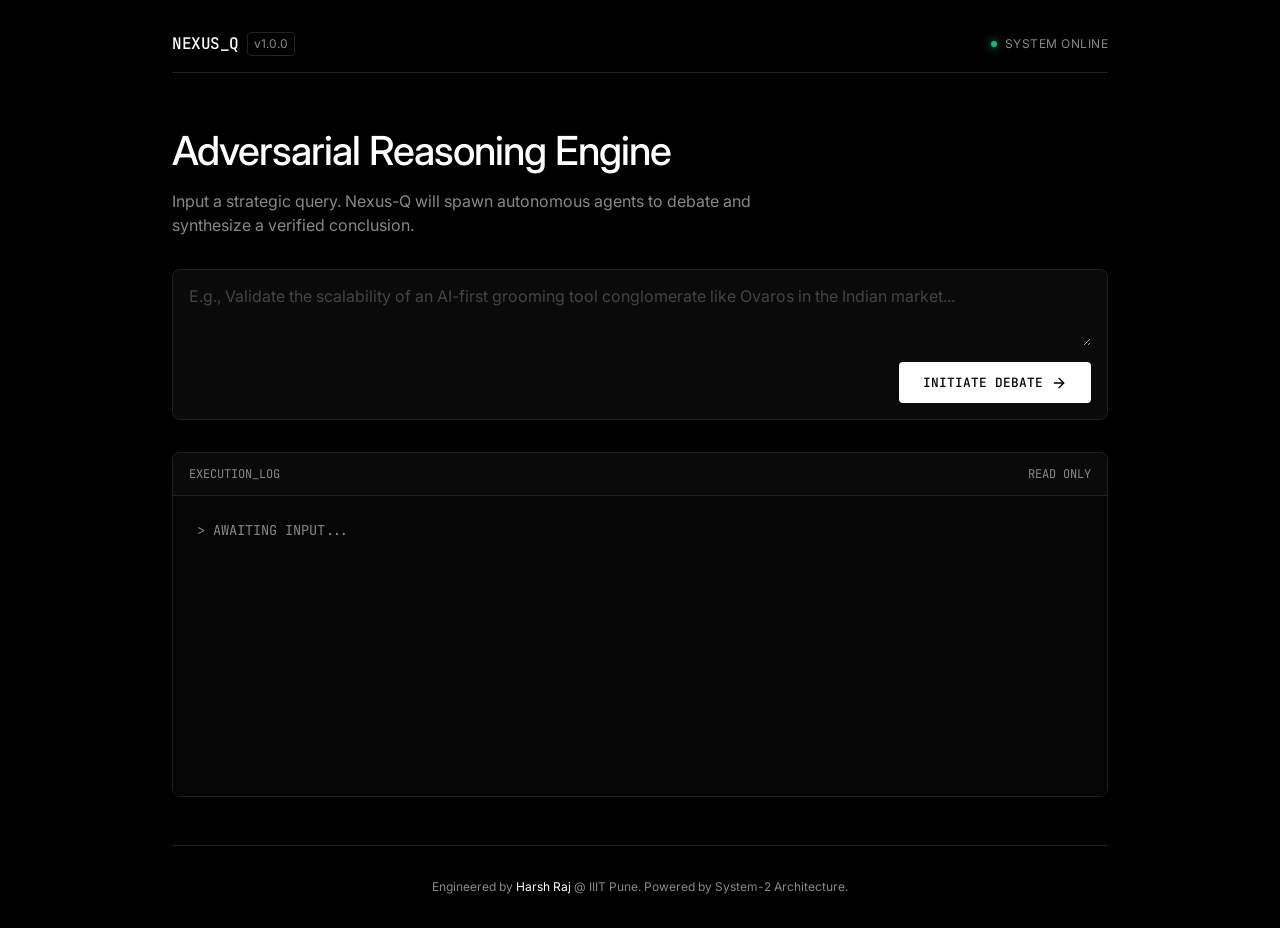
<file: index.html>
<!DOCTYPE html>
<html lang="en">
<head>
    <meta charset="UTF-8">
    <meta name="viewport" content="width=device-width, initial-scale=1.0">
    <title>Nexus-Q | System-2 Reasoning Engine</title>
    <link rel="preconnect" href="https://fonts.googleapis.com">
    <link rel="preconnect" href="https://fonts.gstatic.com" crossorigin>
    <link href="https://fonts.googleapis.com/css2?family=Inter:wght@300;400;500;600&family=JetBrains+Mono:wght@400;500&display=swap" rel="stylesheet">
    <link rel="stylesheet" href="style.css">
</head>
<body>
    <div class="container">
        <header class="header">
            <div class="logo">
                <span class="logo-mark">NEXUS_Q</span>
                <span class="logo-version">v1.0.0</span>
            </div>
            <div class="status">
                <span class="status-dot"></span>
                <span>SYSTEM ONLINE</span>
            </div>
        </header>

        <main class="main-content">
            <div class="input-section">
                <h1 class="hero-title">Adversarial Reasoning Engine</h1>
                <p class="hero-subtitle">Input a strategic query. Nexus-Q will spawn autonomous agents to debate and synthesize a verified conclusion.</p>
                
                <div class="input-wrapper">
                    <textarea id="queryInput" placeholder="E.g., Validate the scalability of an AI-first grooming tool conglomerate like Ovaros in the Indian market..." rows="3"></textarea>
                    <button id="submitBtn" class="primary-btn">
                        <span>INITIATE DEBATE</span>
                        <svg width="16" height="16" viewBox="0 0 24 24" fill="none" stroke="currentColor" stroke-width="2" stroke-linecap="round" stroke-linejoin="round"><line x1="5" y1="12" x2="19" y2="12"></line><polyline points="12 5 19 12 12 19"></polyline></svg>
                    </button>
                </div>
            </div>

            <div class="terminal-section">
                <div class="terminal-header">
                    <span>EXECUTION_LOG</span>
                    <span class="terminal-action">READ ONLY</span>
                </div>
                <div class="terminal-body" id="terminalOutput">
                    <div class="log-entry system">> AWAITING INPUT...</div>
                </div>
            </div>
        </main>
        
        <footer class="footer">
            <p>Engineered by <span class="highlight">Harsh Raj</span> @ IIIT Pune. Powered by System-2 Architecture.</p>
        </footer>
    </div>
    <script src="script.js"></script>
</body>
</html>
</file>
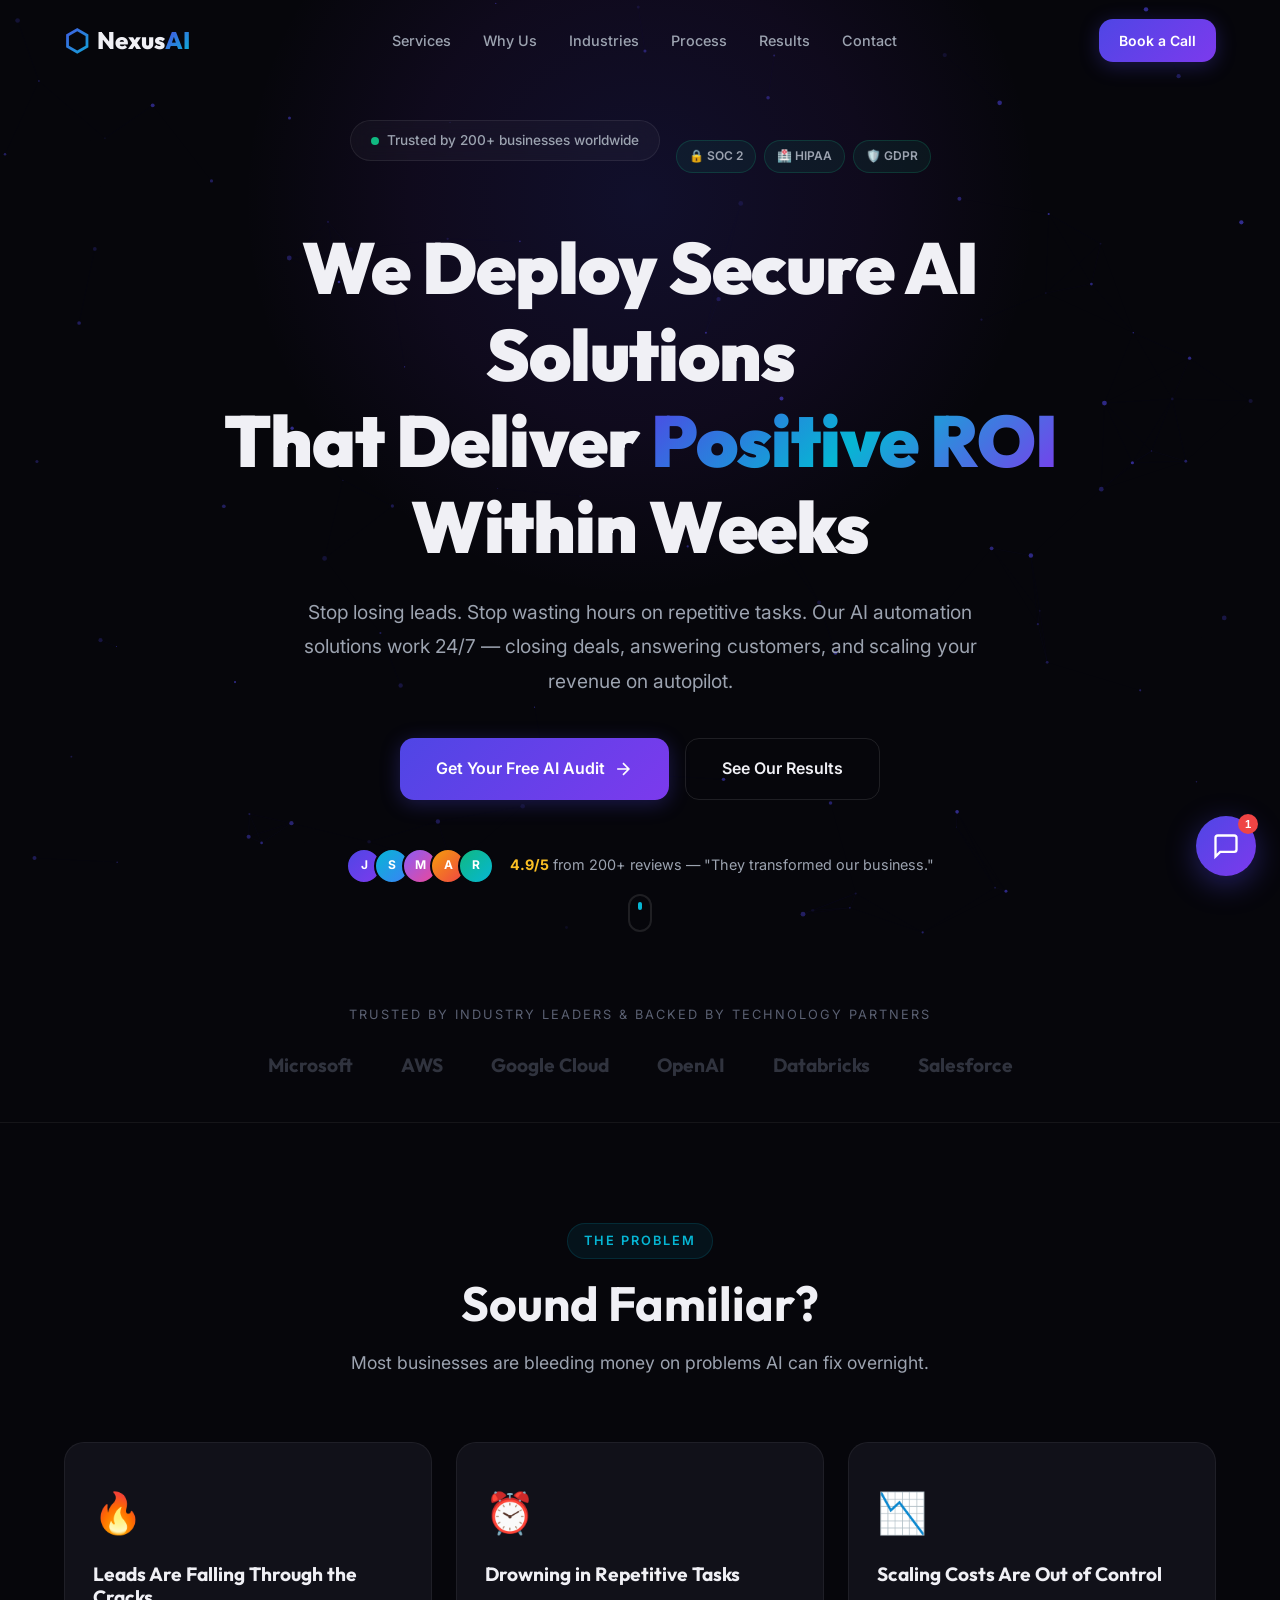
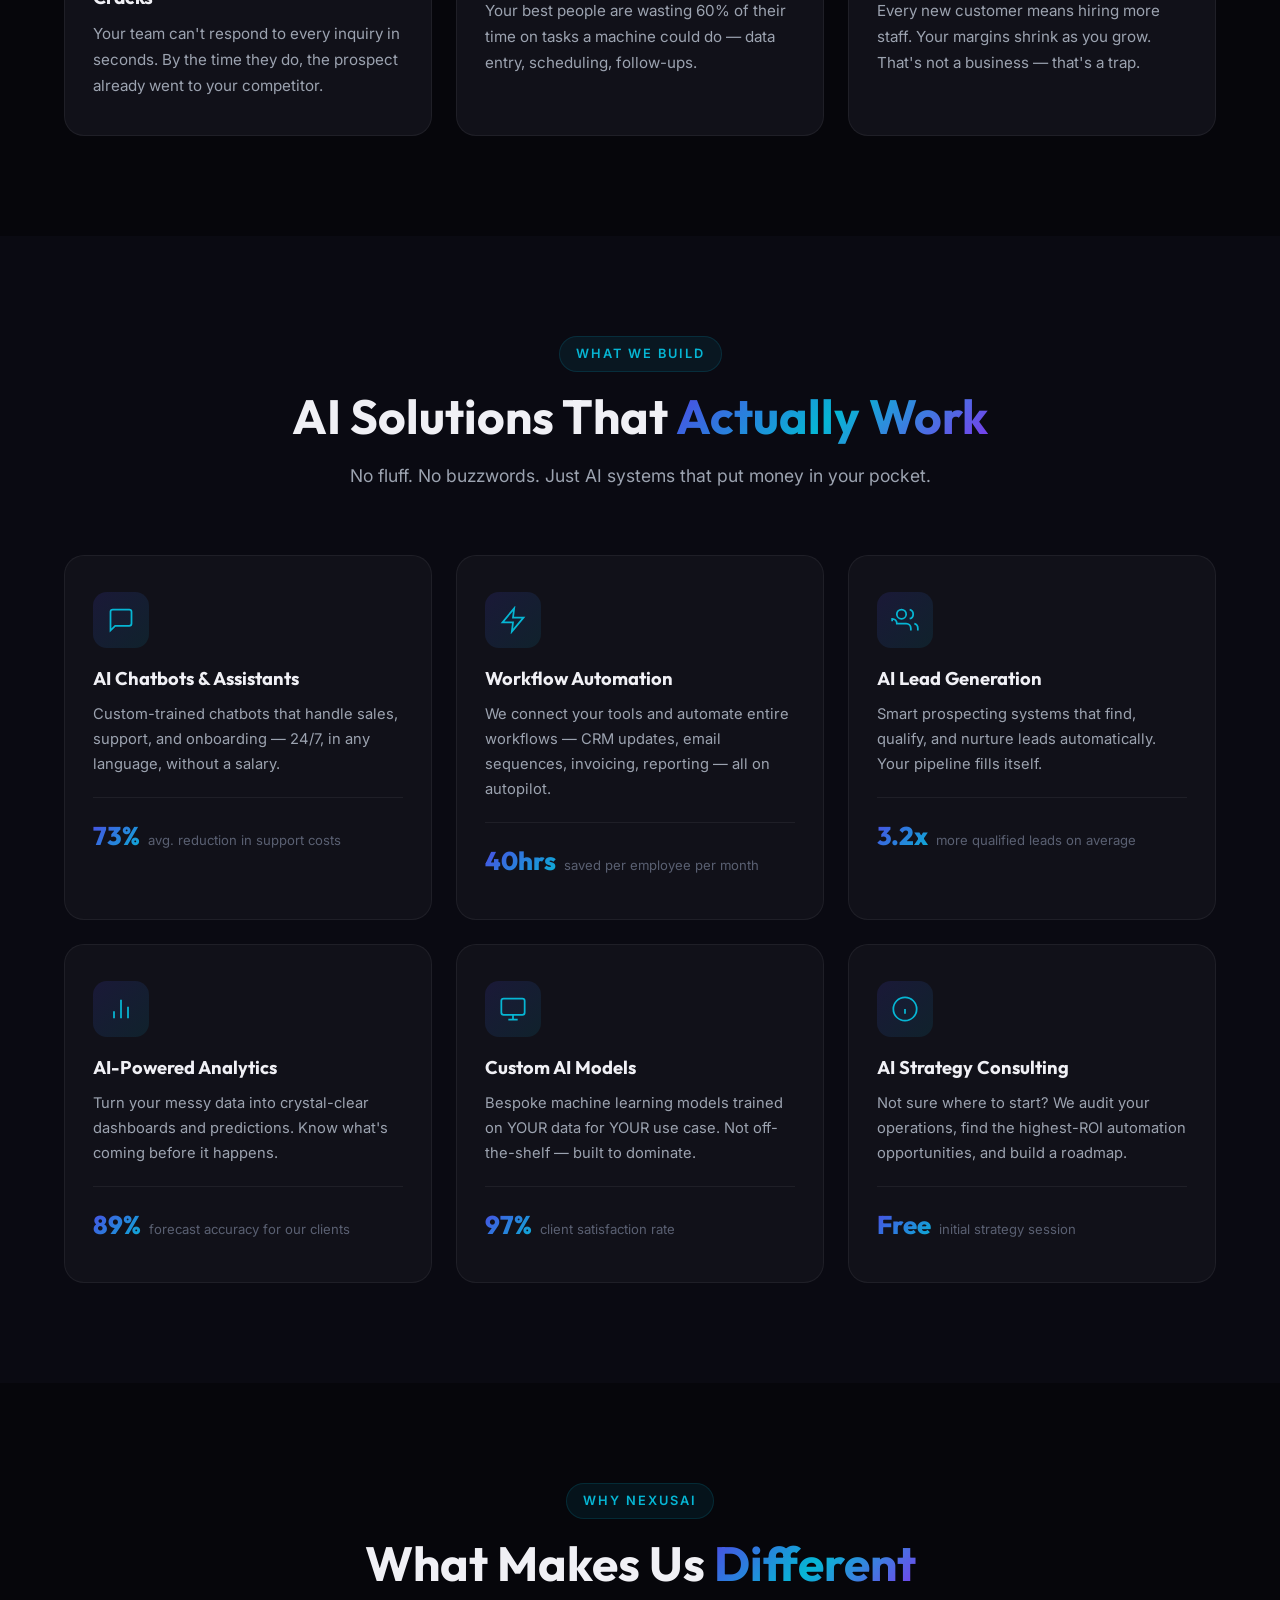
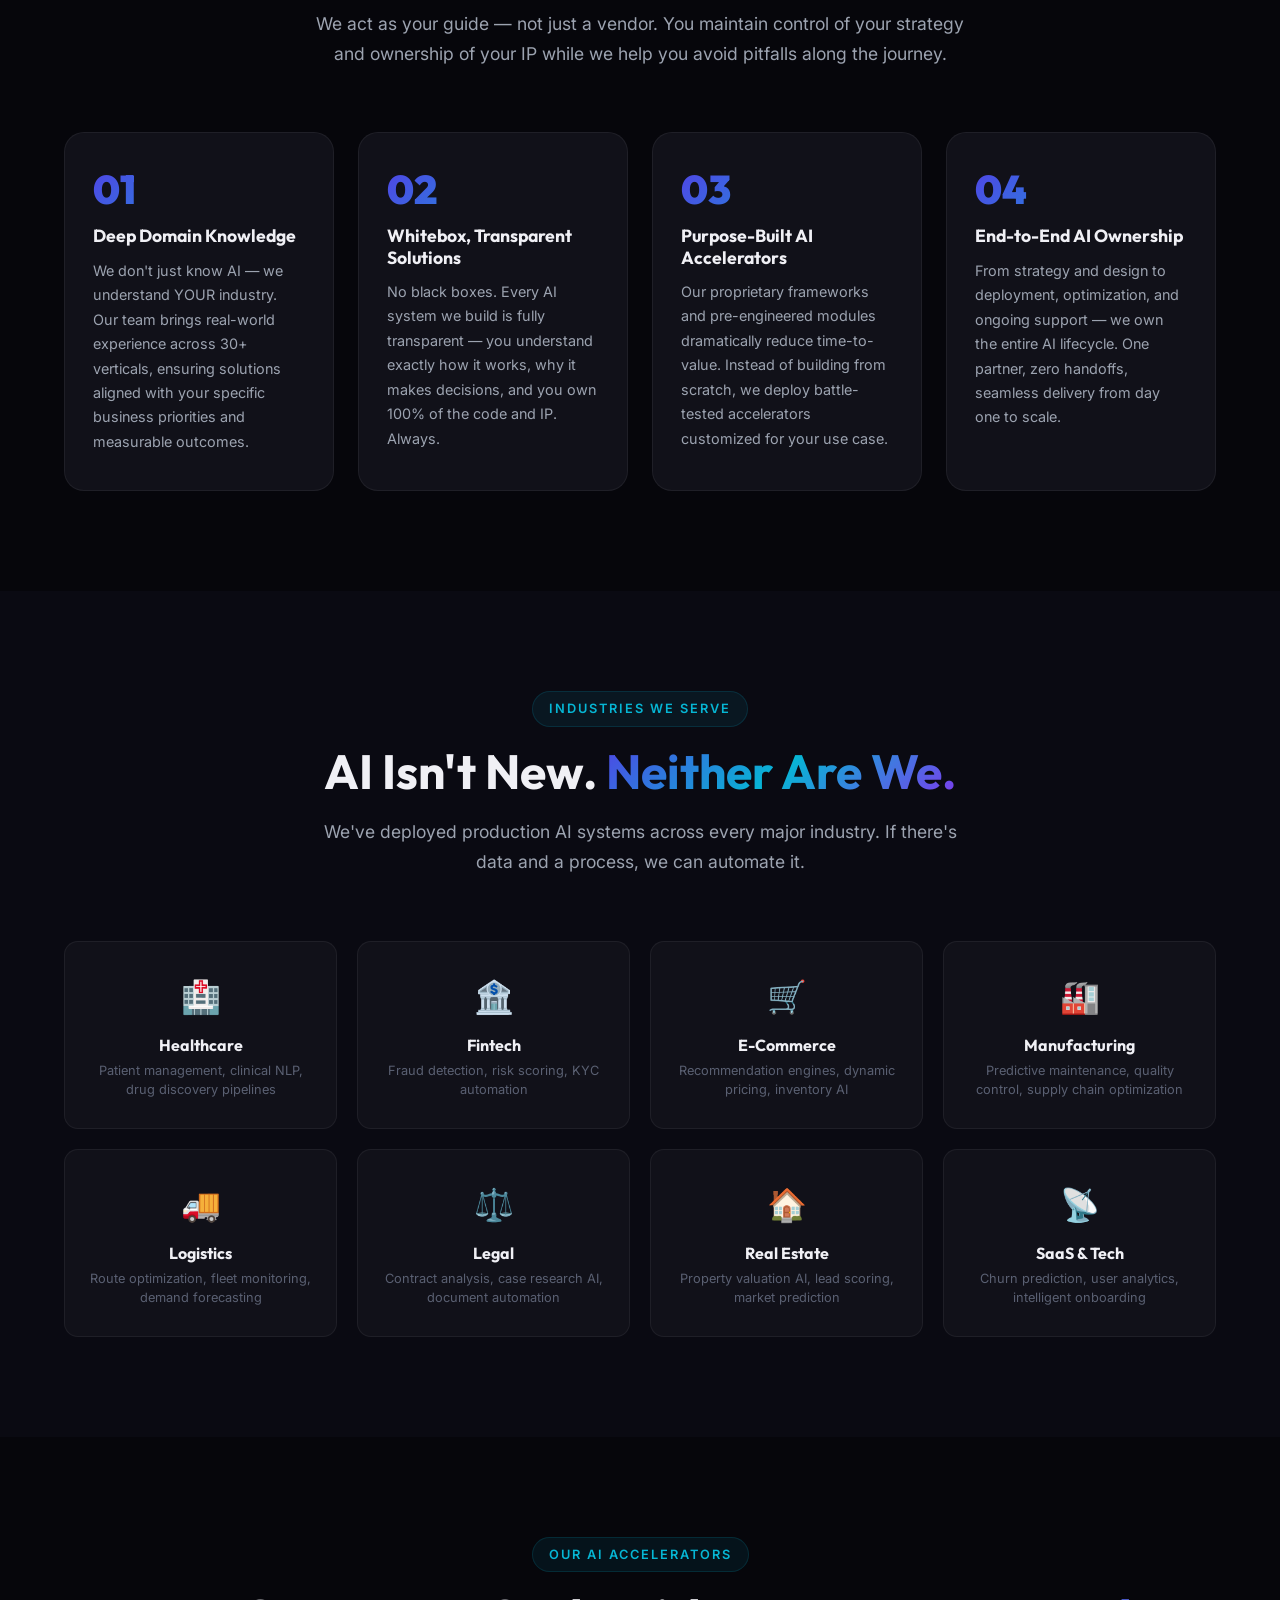
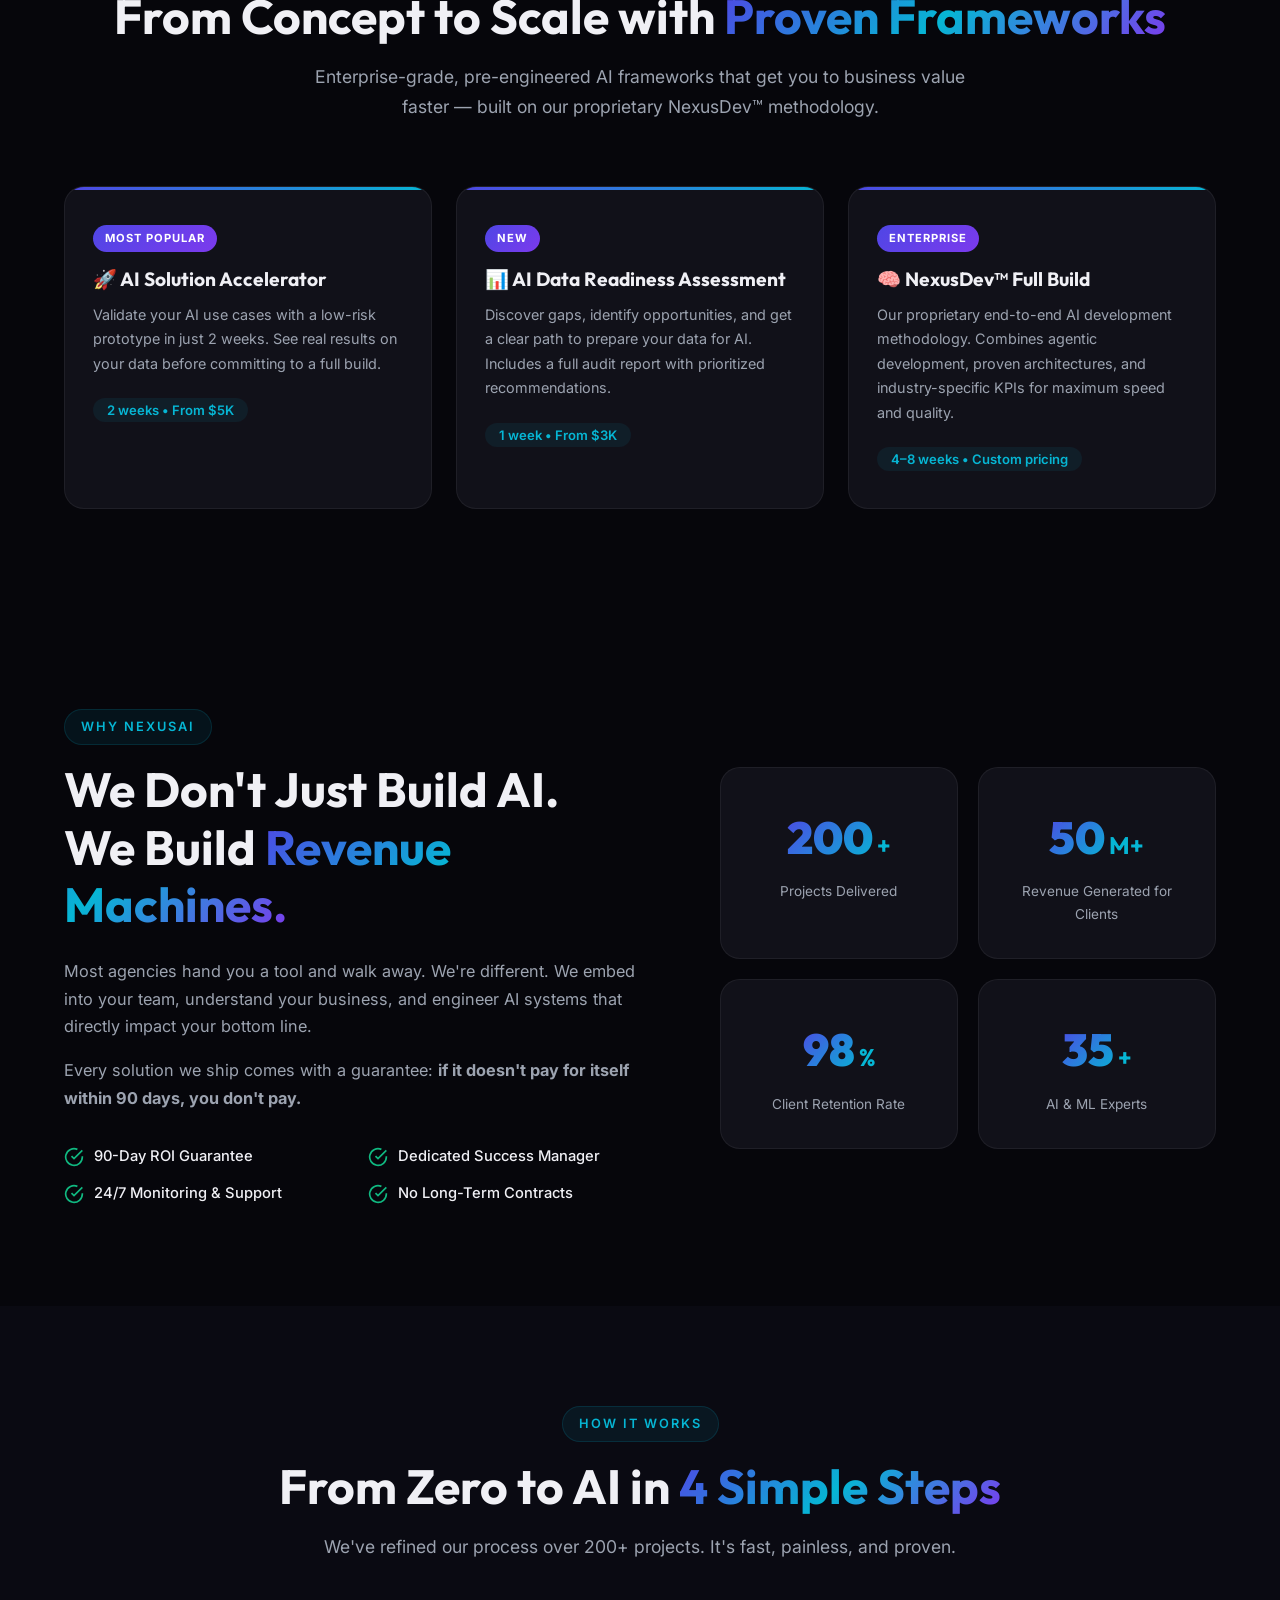
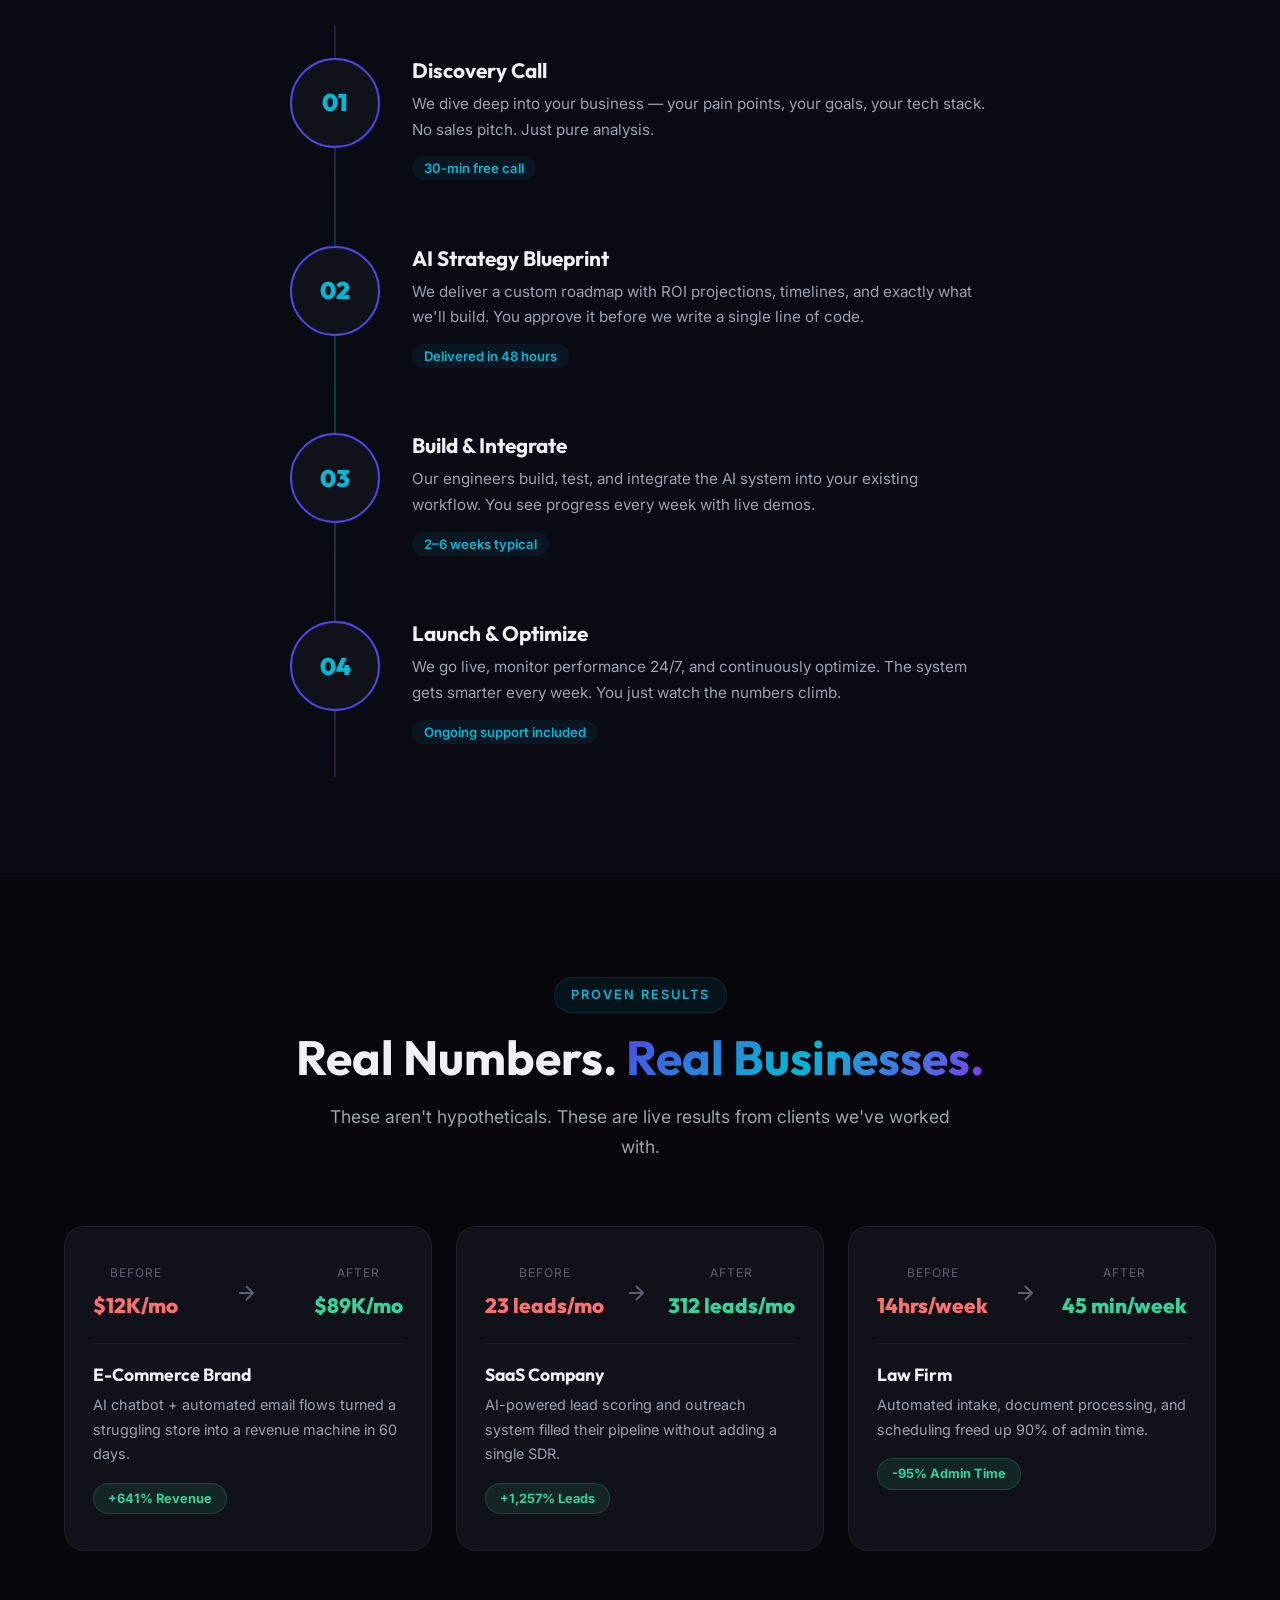
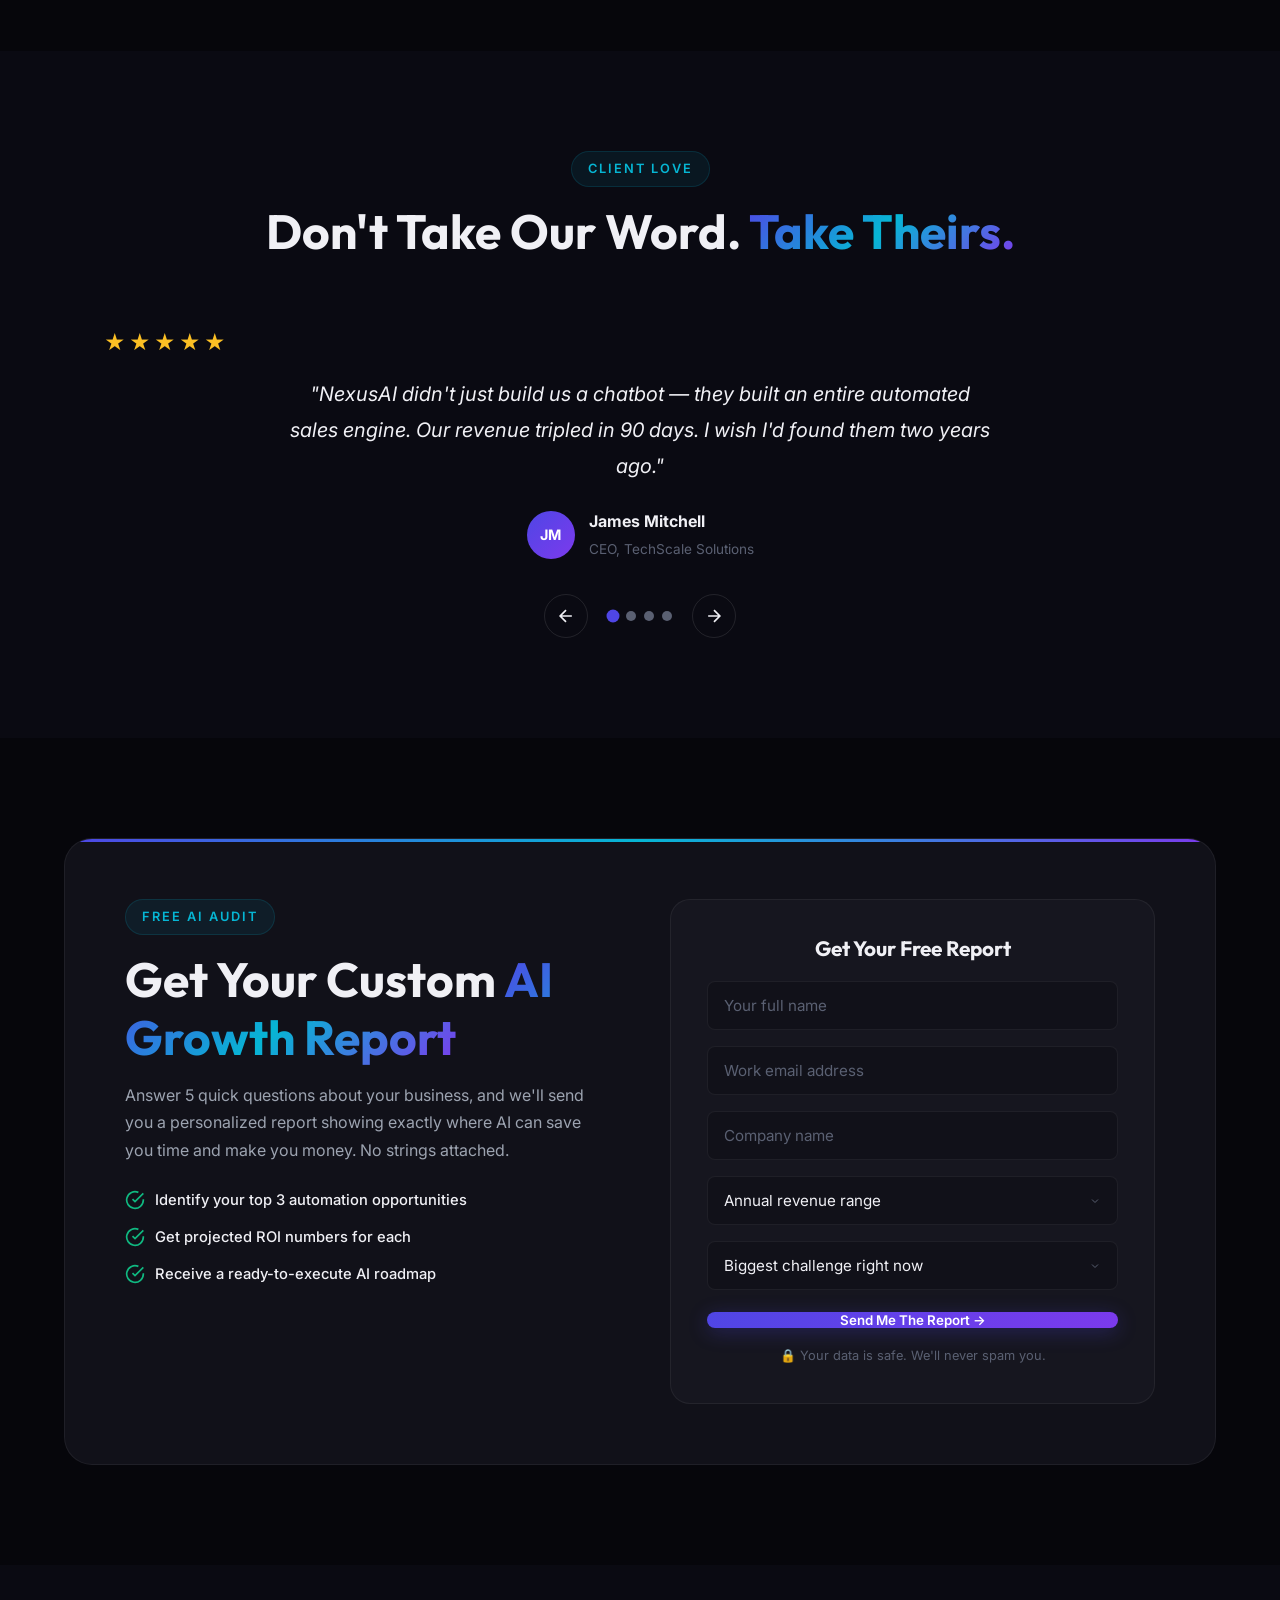
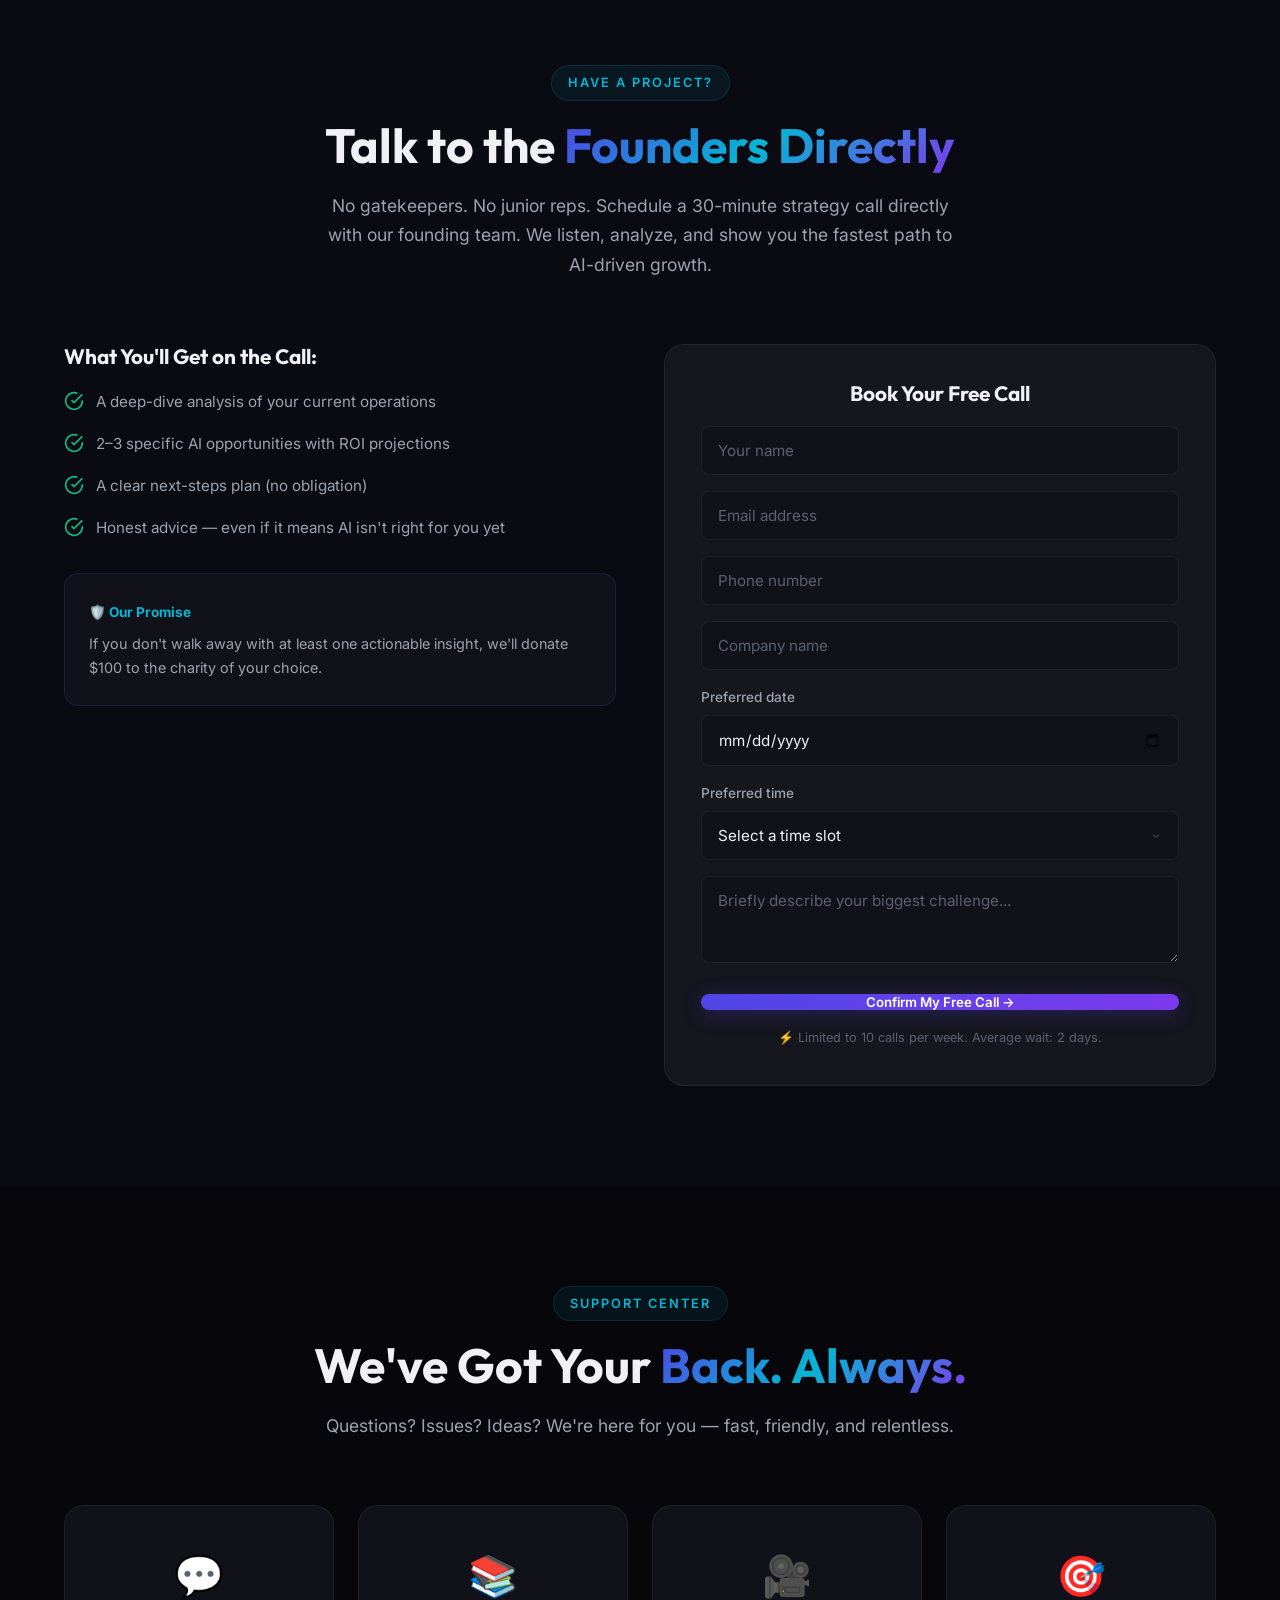
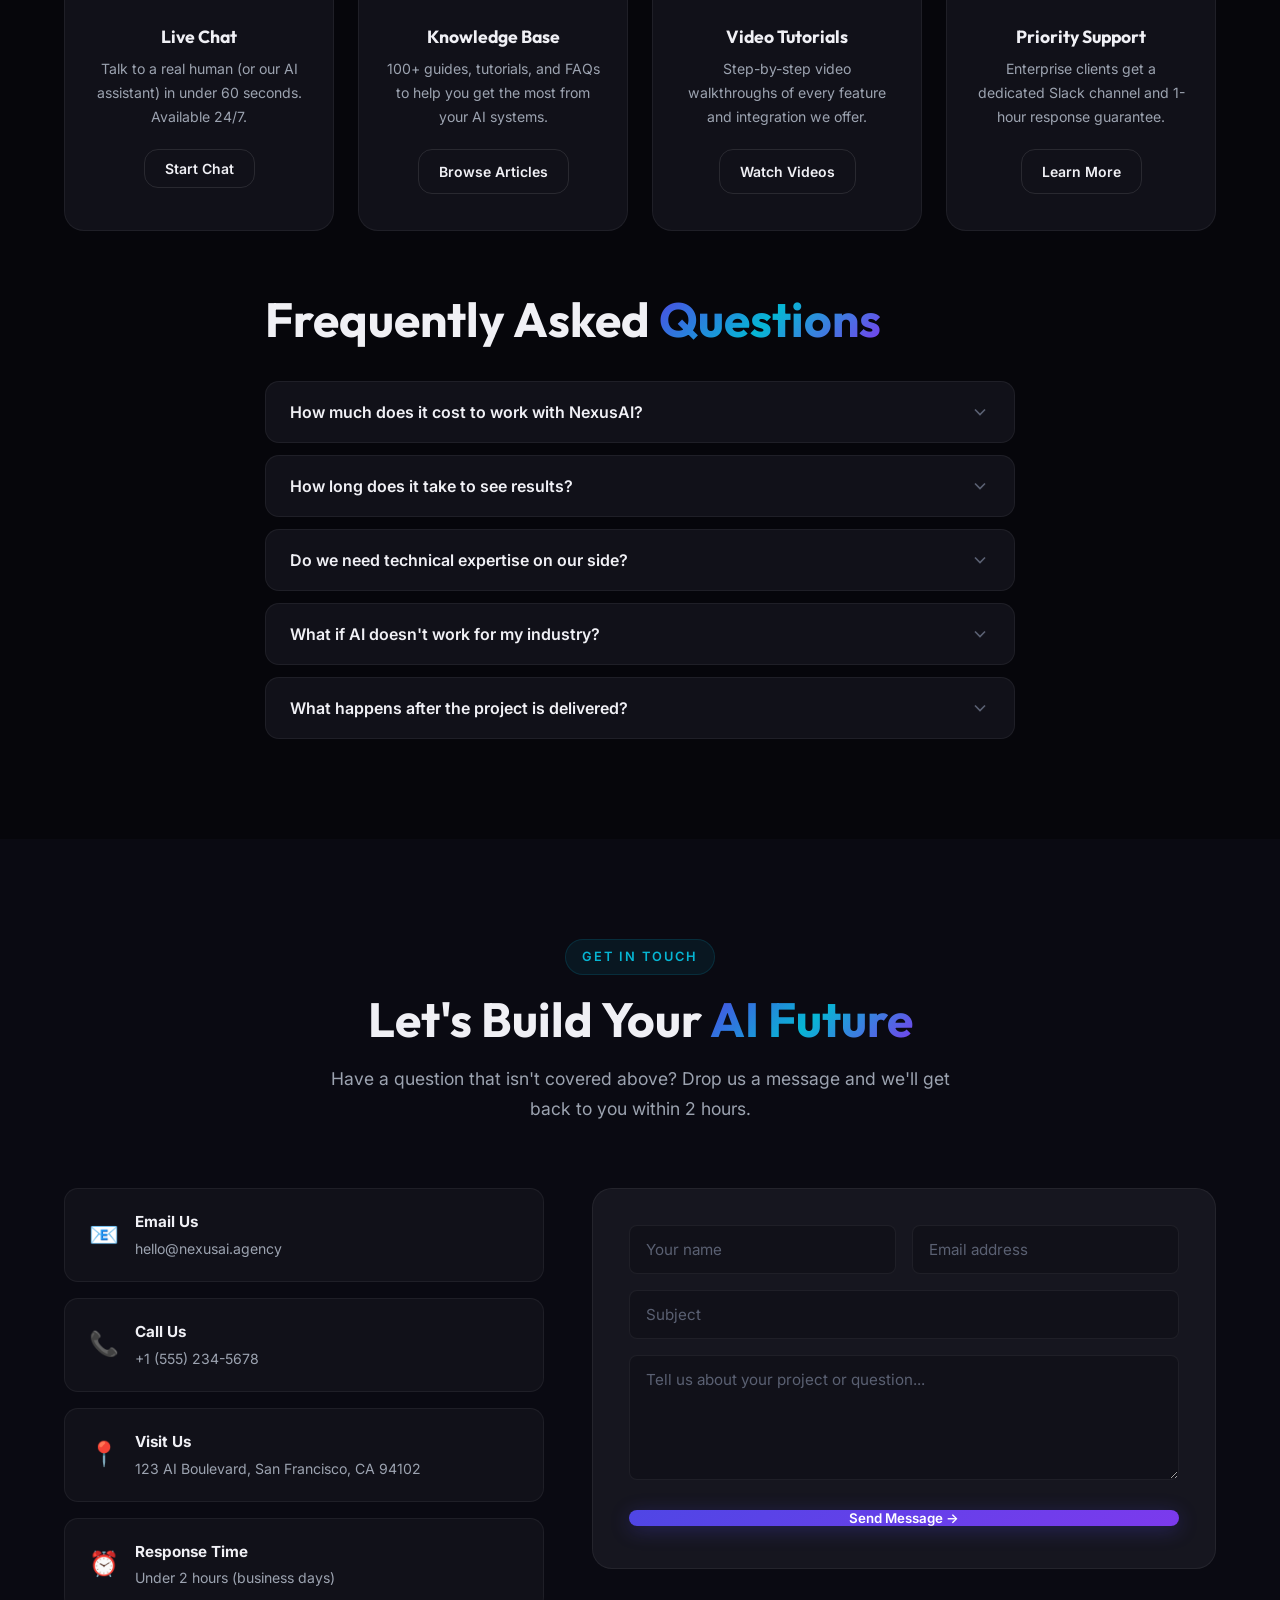
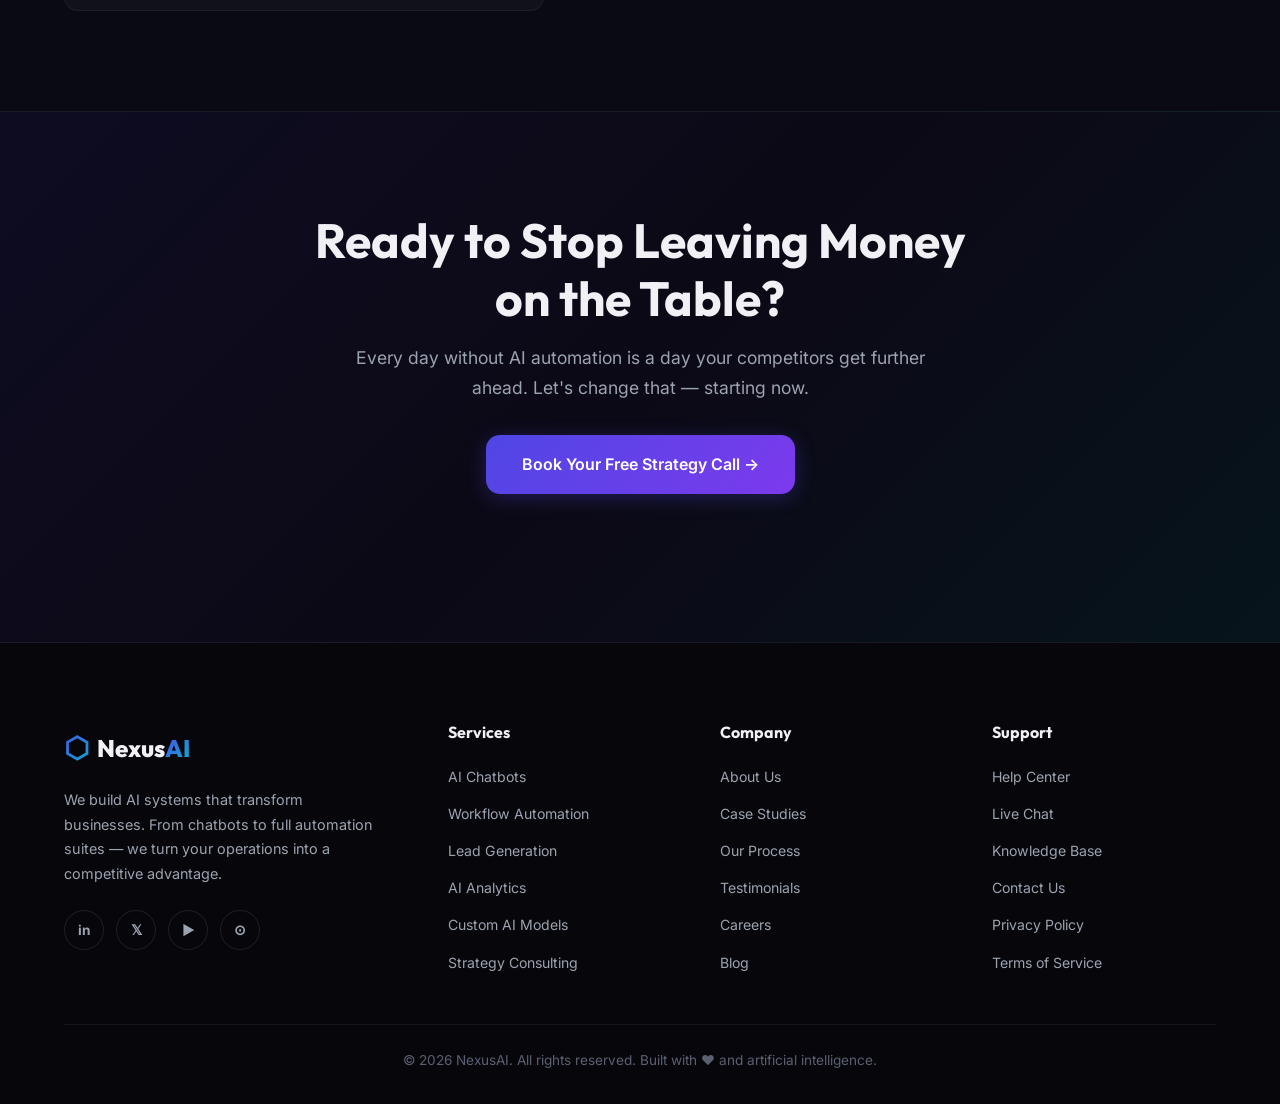
<file: ai-agency/index.html>
<!DOCTYPE html>
<html lang="en">

<head>
  <meta charset="UTF-8" />
  <meta name="viewport" content="width=device-width, initial-scale=1.0" />
  <title>NexusAI — AI Automation Agency | Transform Your Business</title>
  <meta name="description"
    content="NexusAI is a leading AI automation agency helping businesses scale with intelligent chatbots, workflow automation, custom AI models, and data-driven solutions. Book a free consultation today." />
  <meta name="keywords"
    content="AI automation, chatbot development, workflow automation, AI consulting, machine learning, business automation" />
  <link rel="preconnect" href="https://fonts.googleapis.com" />
  <link rel="preconnect" href="https://fonts.gstatic.com" crossorigin />
  <link
    href="https://fonts.googleapis.com/css2?family=Inter:wght@300;400;500;600;700&family=Outfit:wght@400;500;600;700;800;900&display=swap"
    rel="stylesheet" />
  <link rel="stylesheet" href="style.css" />
</head>

<body>

  <!-- ============ NAVBAR ============ -->
  <nav class="navbar" id="navbar">
    <div class="container nav-container">
      <a href="#" class="logo">
        <span class="logo-icon">⬡</span>
        <span class="logo-text">Nexus<span class="logo-highlight">AI</span></span>
      </a>
      <ul class="nav-links" id="navLinks">
        <li><a href="#services">Services</a></li>
        <li><a href="#why-us">Why Us</a></li>
        <li><a href="#industries">Industries</a></li>
        <li><a href="#process">Process</a></li>
        <li><a href="#testimonials">Results</a></li>
        <li><a href="#contact">Contact</a></li>
      </ul>
      <div class="nav-actions">
        <a href="#booking" class="btn btn-primary btn-sm">Book a Call</a>
        <button class="mobile-toggle" id="mobileToggle" aria-label="Toggle menu">
          <span></span><span></span><span></span>
        </button>
      </div>
    </div>
  </nav>

  <!-- ============ HERO ============ -->
  <section class="hero" id="hero">
    <canvas id="particleCanvas"></canvas>
    <div class="hero-glow"></div>
    <div class="container hero-content">
      <div class="hero-badges reveal">
        <div class="hero-badge">
          <span class="badge-dot"></span>
          Trusted by 200+ businesses worldwide
        </div>
        <div class="security-badges">
          <span class="sec-badge">🔒 SOC 2</span>
          <span class="sec-badge">🏥 HIPAA</span>
          <span class="sec-badge">🛡️ GDPR</span>
        </div>
      </div>
      <h1 class="hero-title reveal">
        We Deploy Secure AI Solutions<br />
        That Deliver <span class="gradient-text">Positive ROI</span><br />
        Within Weeks
      </h1>
      <p class="hero-subtitle reveal">
        Stop losing leads. Stop wasting hours on repetitive tasks. Our AI automation solutions
        work 24/7 — closing deals, answering customers, and scaling your revenue on autopilot.
      </p>
      <div class="hero-ctas reveal">
        <a href="#booking" class="btn btn-primary btn-lg">
          <span>Get Your Free AI Audit</span>
          <svg width="20" height="20" viewBox="0 0 24 24" fill="none" stroke="currentColor" stroke-width="2">
            <path d="M5 12h14M12 5l7 7-7 7" />
          </svg>
        </a>
        <a href="#case-studies" class="btn btn-outline btn-lg">
          <span>See Our Results</span>
        </a>
      </div>
      <div class="hero-proof reveal">
        <div class="proof-avatars">
          <div class="avatar" style="background: linear-gradient(135deg, #4f46e5, #7c3aed);">J</div>
          <div class="avatar" style="background: linear-gradient(135deg, #06b6d4, #3b82f6);">S</div>
          <div class="avatar" style="background: linear-gradient(135deg, #8b5cf6, #ec4899);">M</div>
          <div class="avatar" style="background: linear-gradient(135deg, #f59e0b, #ef4444);">A</div>
          <div class="avatar" style="background: linear-gradient(135deg, #10b981, #06b6d4);">R</div>
        </div>
        <div class="proof-text">
          <strong>4.9/5</strong> from 200+ reviews — "They transformed our business."
        </div>
      </div>
    </div>
    <div class="hero-scroll">
      <div class="scroll-indicator"></div>
    </div>
  </section>

  <!-- ============ TRUST BAR ============ -->
  <section class="trust-bar">
    <div class="container">
      <p class="trust-label">Trusted by industry leaders &amp; backed by technology partners</p>
      <div class="trust-logos">
        <span class="trust-logo">Microsoft</span>
        <span class="trust-logo">AWS</span>
        <span class="trust-logo">Google Cloud</span>
        <span class="trust-logo">OpenAI</span>
        <span class="trust-logo">Databricks</span>
        <span class="trust-logo">Salesforce</span>
      </div>
    </div>
  </section>

  <!-- ============ PAIN POINTS / PROBLEM ============ -->
  <section class="problems" id="problems">
    <div class="container">
      <div class="section-header reveal">
        <span class="section-tag">The Problem</span>
        <h2 class="section-title">Sound Familiar?</h2>
        <p class="section-desc">Most businesses are bleeding money on problems AI can fix overnight.</p>
      </div>
      <div class="problems-grid">
        <div class="problem-card reveal">
          <div class="problem-icon">🔥</div>
          <h3>Leads Are Falling Through the Cracks</h3>
          <p>Your team can't respond to every inquiry in seconds. By the time they do, the prospect already went to your
            competitor.</p>
        </div>
        <div class="problem-card reveal">
          <div class="problem-icon">⏰</div>
          <h3>Drowning in Repetitive Tasks</h3>
          <p>Your best people are wasting 60% of their time on tasks a machine could do — data entry, scheduling,
            follow-ups.</p>
        </div>
        <div class="problem-card reveal">
          <div class="problem-icon">📉</div>
          <h3>Scaling Costs Are Out of Control</h3>
          <p>Every new customer means hiring more staff. Your margins shrink as you grow. That's not a business — that's
            a trap.</p>
        </div>
      </div>
    </div>
  </section>

  <!-- ============ SERVICES ============ -->
  <section class="services" id="services">
    <div class="container">
      <div class="section-header reveal">
        <span class="section-tag">What We Build</span>
        <h2 class="section-title">AI Solutions That <span class="gradient-text">Actually Work</span></h2>
        <p class="section-desc">No fluff. No buzzwords. Just AI systems that put money in your pocket.</p>
      </div>
      <div class="services-grid">
        <div class="service-card reveal" id="service-chatbots">
          <div class="service-icon-wrap">
            <svg class="service-icon" viewBox="0 0 24 24" fill="none" stroke="currentColor" stroke-width="1.5">
              <path d="M21 15a2 2 0 01-2 2H7l-4 4V5a2 2 0 012-2h14a2 2 0 012 2z" />
            </svg>
          </div>
          <h3>AI Chatbots & Assistants</h3>
          <p>Custom-trained chatbots that handle sales, support, and onboarding — 24/7, in any language, without a
            salary.</p>
          <div class="service-stat">
            <span class="stat-number">73%</span>
            <span class="stat-label">avg. reduction in support costs</span>
          </div>
        </div>
        <div class="service-card reveal" id="service-workflows">
          <div class="service-icon-wrap">
            <svg class="service-icon" viewBox="0 0 24 24" fill="none" stroke="currentColor" stroke-width="1.5">
              <path d="M13 2L3 14h9l-1 8 10-12h-9l1-8z" />
            </svg>
          </div>
          <h3>Workflow Automation</h3>
          <p>We connect your tools and automate entire workflows — CRM updates, email sequences, invoicing, reporting —
            all on autopilot.</p>
          <div class="service-stat">
            <span class="stat-number">40hrs</span>
            <span class="stat-label">saved per employee per month</span>
          </div>
        </div>
        <div class="service-card reveal" id="service-leadgen">
          <div class="service-icon-wrap">
            <svg class="service-icon" viewBox="0 0 24 24" fill="none" stroke="currentColor" stroke-width="1.5">
              <path d="M17 21v-2a4 4 0 00-4-4H5a4 4 0 00-4-4v2" />
              <circle cx="9" cy="7" r="4" />
              <path d="M23 21v-2a4 4 0 00-3-3.87" />
              <path d="M16 3.13a4 4 0 010 7.75" />
            </svg>
          </div>
          <h3>AI Lead Generation</h3>
          <p>Smart prospecting systems that find, qualify, and nurture leads automatically. Your pipeline fills itself.
          </p>
          <div class="service-stat">
            <span class="stat-number">3.2x</span>
            <span class="stat-label">more qualified leads on average</span>
          </div>
        </div>
        <div class="service-card reveal" id="service-analytics">
          <div class="service-icon-wrap">
            <svg class="service-icon" viewBox="0 0 24 24" fill="none" stroke="currentColor" stroke-width="1.5">
              <path d="M18 20V10M12 20V4M6 20v-6" />
            </svg>
          </div>
          <h3>AI-Powered Analytics</h3>
          <p>Turn your messy data into crystal-clear dashboards and predictions. Know what's coming before it happens.
          </p>
          <div class="service-stat">
            <span class="stat-number">89%</span>
            <span class="stat-label">forecast accuracy for our clients</span>
          </div>
        </div>
        <div class="service-card reveal" id="service-integration">
          <div class="service-icon-wrap">
            <svg class="service-icon" viewBox="0 0 24 24" fill="none" stroke="currentColor" stroke-width="1.5">
              <rect x="2" y="3" width="20" height="14" rx="2" />
              <path d="M8 21h8M12 17v4" />
            </svg>
          </div>
          <h3>Custom AI Models</h3>
          <p>Bespoke machine learning models trained on YOUR data for YOUR use case. Not off-the-shelf — built to
            dominate.</p>
          <div class="service-stat">
            <span class="stat-number">97%</span>
            <span class="stat-label">client satisfaction rate</span>
          </div>
        </div>
        <div class="service-card reveal" id="service-consulting">
          <div class="service-icon-wrap">
            <svg class="service-icon" viewBox="0 0 24 24" fill="none" stroke="currentColor" stroke-width="1.5">
              <circle cx="12" cy="12" r="10" />
              <path d="M12 16v-4M12 8h.01" />
            </svg>
          </div>
          <h3>AI Strategy Consulting</h3>
          <p>Not sure where to start? We audit your operations, find the highest-ROI automation opportunities, and build
            a roadmap.</p>
          <div class="service-stat">
            <span class="stat-number">Free</span>
            <span class="stat-label">initial strategy session</span>
          </div>
        </div>
      </div>
    </div>
  </section>

  <!-- ============ WHY CHOOSE US (Sigmoid-inspired) ============ -->
  <section class="why-us" id="why-us">
    <div class="container">
      <div class="section-header reveal">
        <span class="section-tag">Why NexusAI</span>
        <h2 class="section-title">What Makes Us <span class="gradient-text">Different</span></h2>
        <p class="section-desc">We act as your guide — not just a vendor. You maintain control of your strategy and
          ownership of your IP while we help you avoid pitfalls along the journey.</p>
      </div>
      <div class="why-us-grid">
        <div class="why-card reveal">
          <div class="why-number">01</div>
          <h3>Deep Domain Knowledge</h3>
          <p>We don't just know AI — we understand YOUR industry. Our team brings real-world experience across 30+
            verticals, ensuring solutions aligned with your specific business priorities and measurable outcomes.</p>
        </div>
        <div class="why-card reveal">
          <div class="why-number">02</div>
          <h3>Whitebox, Transparent Solutions</h3>
          <p>No black boxes. Every AI system we build is fully transparent — you understand exactly how it works, why it
            makes decisions, and you own 100% of the code and IP. Always.</p>
        </div>
        <div class="why-card reveal">
          <div class="why-number">03</div>
          <h3>Purpose-Built AI Accelerators</h3>
          <p>Our proprietary frameworks and pre-engineered modules dramatically reduce time-to-value. Instead of
            building from scratch, we deploy battle-tested accelerators customized for your use case.</p>
        </div>
        <div class="why-card reveal">
          <div class="why-number">04</div>
          <h3>End-to-End AI Ownership</h3>
          <p>From strategy and design to deployment, optimization, and ongoing support — we own the entire AI lifecycle.
            One partner, zero handoffs, seamless delivery from day one to scale.</p>
        </div>
      </div>
    </div>
  </section>

  <!-- ============ INDUSTRY VERTICALS (NineTwoThree-inspired) ============ -->
  <section class="industries" id="industries">
    <div class="container">
      <div class="section-header reveal">
        <span class="section-tag">Industries We Serve</span>
        <h2 class="section-title">AI Isn't New. <span class="gradient-text">Neither Are We.</span></h2>
        <p class="section-desc">We've deployed production AI systems across every major industry. If there's data and a
          process, we can automate it.</p>
      </div>
      <div class="industries-grid">
        <div class="industry-card reveal">
          <span class="industry-icon">🏥</span>
          <h4>Healthcare</h4>
          <p>Patient management, clinical NLP, drug discovery pipelines</p>
        </div>
        <div class="industry-card reveal">
          <span class="industry-icon">🏦</span>
          <h4>Fintech</h4>
          <p>Fraud detection, risk scoring, KYC automation</p>
        </div>
        <div class="industry-card reveal">
          <span class="industry-icon">🛒</span>
          <h4>E-Commerce</h4>
          <p>Recommendation engines, dynamic pricing, inventory AI</p>
        </div>
        <div class="industry-card reveal">
          <span class="industry-icon">🏭</span>
          <h4>Manufacturing</h4>
          <p>Predictive maintenance, quality control, supply chain optimization</p>
        </div>
        <div class="industry-card reveal">
          <span class="industry-icon">🚚</span>
          <h4>Logistics</h4>
          <p>Route optimization, fleet monitoring, demand forecasting</p>
        </div>
        <div class="industry-card reveal">
          <span class="industry-icon">⚖️</span>
          <h4>Legal</h4>
          <p>Contract analysis, case research AI, document automation</p>
        </div>
        <div class="industry-card reveal">
          <span class="industry-icon">🏠</span>
          <h4>Real Estate</h4>
          <p>Property valuation AI, lead scoring, market prediction</p>
        </div>
        <div class="industry-card reveal">
          <span class="industry-icon">📡</span>
          <h4>SaaS & Tech</h4>
          <p>Churn prediction, user analytics, intelligent onboarding</p>
        </div>
      </div>
    </div>
  </section>

  <!-- ============ AI ACCELERATORS (HatchWorks-inspired) ============ -->
  <section class="accelerators" id="accelerators">
    <div class="container">
      <div class="section-header reveal">
        <span class="section-tag">Our AI Accelerators</span>
        <h2 class="section-title">From Concept to Scale with <span class="gradient-text">Proven Frameworks</span></h2>
        <p class="section-desc">Enterprise-grade, pre-engineered AI frameworks that get you to business value faster —
          built on our proprietary NexusDev™ methodology.</p>
      </div>
      <div class="accelerators-grid">
        <div class="accel-card reveal">
          <div class="accel-badge">Most Popular</div>
          <h3>🚀 AI Solution Accelerator</h3>
          <p>Validate your AI use cases with a low-risk prototype in just 2 weeks. See real results on your data before
            committing to a full build.</p>
          <span class="accel-time">2 weeks • From $5K</span>
        </div>
        <div class="accel-card reveal">
          <div class="accel-badge">New</div>
          <h3>📊 AI Data Readiness Assessment</h3>
          <p>Discover gaps, identify opportunities, and get a clear path to prepare your data for AI. Includes a full
            audit report with prioritized recommendations.</p>
          <span class="accel-time">1 week • From $3K</span>
        </div>
        <div class="accel-card reveal">
          <div class="accel-badge">Enterprise</div>
          <h3>🧠 NexusDev™ Full Build</h3>
          <p>Our proprietary end-to-end AI development methodology. Combines agentic development, proven architectures,
            and industry-specific KPIs for maximum speed and quality.</p>
          <span class="accel-time">4–8 weeks • Custom pricing</span>
        </div>
      </div>
    </div>
  </section>

  <!-- ============ ABOUT / STATS ============ -->
  <section class="about" id="about">
    <div class="container about-grid">
      <div class="about-content reveal">
        <span class="section-tag">Why NexusAI</span>
        <h2 class="section-title">We Don't Just Build AI.<br />We Build <span class="gradient-text">Revenue
            Machines.</span></h2>
        <p>Most agencies hand you a tool and walk away. We're different. We embed into your team, understand your
          business, and engineer AI systems that directly impact your bottom line.</p>
        <p>Every solution we ship comes with a guarantee: <strong>if it doesn't pay for itself within 90 days, you don't
            pay.</strong></p>
        <div class="about-features">
          <div class="about-feature">
            <svg viewBox="0 0 24 24" fill="none" stroke="currentColor" stroke-width="2">
              <path d="M22 11.08V12a10 10 0 11-5.93-9.14" />
              <path d="M22 4L12 14.01l-3-3" />
            </svg>
            <span>90-Day ROI Guarantee</span>
          </div>
          <div class="about-feature">
            <svg viewBox="0 0 24 24" fill="none" stroke="currentColor" stroke-width="2">
              <path d="M22 11.08V12a10 10 0 11-5.93-9.14" />
              <path d="M22 4L12 14.01l-3-3" />
            </svg>
            <span>Dedicated Success Manager</span>
          </div>
          <div class="about-feature">
            <svg viewBox="0 0 24 24" fill="none" stroke="currentColor" stroke-width="2">
              <path d="M22 11.08V12a10 10 0 11-5.93-9.14" />
              <path d="M22 4L12 14.01l-3-3" />
            </svg>
            <span>24/7 Monitoring & Support</span>
          </div>
          <div class="about-feature">
            <svg viewBox="0 0 24 24" fill="none" stroke="currentColor" stroke-width="2">
              <path d="M22 11.08V12a10 10 0 11-5.93-9.14" />
              <path d="M22 4L12 14.01l-3-3" />
            </svg>
            <span>No Long-Term Contracts</span>
          </div>
        </div>
      </div>
      <div class="about-stats reveal">
        <div class="stat-card">
          <span class="stat-value" data-target="200">0</span>
          <span class="stat-suffix">+</span>
          <span class="stat-desc">Projects Delivered</span>
        </div>
        <div class="stat-card">
          <span class="stat-value" data-target="50">0</span>
          <span class="stat-suffix">M+</span>
          <span class="stat-desc">Revenue Generated for Clients</span>
        </div>
        <div class="stat-card">
          <span class="stat-value" data-target="98">0</span>
          <span class="stat-suffix">%</span>
          <span class="stat-desc">Client Retention Rate</span>
        </div>
        <div class="stat-card">
          <span class="stat-value" data-target="35">0</span>
          <span class="stat-suffix">+</span>
          <span class="stat-desc">AI & ML Experts</span>
        </div>
      </div>
    </div>
  </section>

  <!-- ============ PROCESS ============ -->
  <section class="process" id="process">
    <div class="container">
      <div class="section-header reveal">
        <span class="section-tag">How It Works</span>
        <h2 class="section-title">From Zero to AI in <span class="gradient-text">4 Simple Steps</span></h2>
        <p class="section-desc">We've refined our process over 200+ projects. It's fast, painless, and proven.</p>
      </div>
      <div class="process-timeline">
        <div class="process-step reveal">
          <div class="step-number">01</div>
          <div class="step-content">
            <h3>Discovery Call</h3>
            <p>We dive deep into your business — your pain points, your goals, your tech stack. No sales pitch. Just
              pure analysis.</p>
            <span class="step-time">30-min free call</span>
          </div>
        </div>
        <div class="process-step reveal">
          <div class="step-number">02</div>
          <div class="step-content">
            <h3>AI Strategy Blueprint</h3>
            <p>We deliver a custom roadmap with ROI projections, timelines, and exactly what we'll build. You approve it
              before we write a single line of code.</p>
            <span class="step-time">Delivered in 48 hours</span>
          </div>
        </div>
        <div class="process-step reveal">
          <div class="step-number">03</div>
          <div class="step-content">
            <h3>Build & Integrate</h3>
            <p>Our engineers build, test, and integrate the AI system into your existing workflow. You see progress
              every week with live demos.</p>
            <span class="step-time">2–6 weeks typical</span>
          </div>
        </div>
        <div class="process-step reveal">
          <div class="step-number">04</div>
          <div class="step-content">
            <h3>Launch & Optimize</h3>
            <p>We go live, monitor performance 24/7, and continuously optimize. The system gets smarter every week. You
              just watch the numbers climb.</p>
            <span class="step-time">Ongoing support included</span>
          </div>
        </div>
      </div>
    </div>
  </section>

  <!-- ============ CASE STUDIES / RESULTS ============ -->
  <section class="results" id="case-studies">
    <div class="container">
      <div class="section-header reveal">
        <span class="section-tag">Proven Results</span>
        <h2 class="section-title">Real Numbers. <span class="gradient-text">Real Businesses.</span></h2>
        <p class="section-desc">These aren't hypotheticals. These are live results from clients we've worked with.</p>
      </div>
      <div class="results-grid">
        <div class="result-card reveal">
          <div class="result-before-after">
            <div class="result-metric">
              <span class="metric-label">Before</span>
              <span class="metric-value red">$12K/mo</span>
            </div>
            <svg class="result-arrow" viewBox="0 0 24 24" fill="none" stroke="currentColor" stroke-width="2">
              <path d="M5 12h14M12 5l7 7-7 7" />
            </svg>
            <div class="result-metric">
              <span class="metric-label">After</span>
              <span class="metric-value green">$89K/mo</span>
            </div>
          </div>
          <h3>E-Commerce Brand</h3>
          <p>AI chatbot + automated email flows turned a struggling store into a revenue machine in 60 days.</p>
          <span class="result-tag">+641% Revenue</span>
        </div>
        <div class="result-card reveal">
          <div class="result-before-after">
            <div class="result-metric">
              <span class="metric-label">Before</span>
              <span class="metric-value red">23 leads/mo</span>
            </div>
            <svg class="result-arrow" viewBox="0 0 24 24" fill="none" stroke="currentColor" stroke-width="2">
              <path d="M5 12h14M12 5l7 7-7 7" />
            </svg>
            <div class="result-metric">
              <span class="metric-label">After</span>
              <span class="metric-value green">312 leads/mo</span>
            </div>
          </div>
          <h3>SaaS Company</h3>
          <p>AI-powered lead scoring and outreach system filled their pipeline without adding a single SDR.</p>
          <span class="result-tag">+1,257% Leads</span>
        </div>
        <div class="result-card reveal">
          <div class="result-before-after">
            <div class="result-metric">
              <span class="metric-label">Before</span>
              <span class="metric-value red">14hrs/week</span>
            </div>
            <svg class="result-arrow" viewBox="0 0 24 24" fill="none" stroke="currentColor" stroke-width="2">
              <path d="M5 12h14M12 5l7 7-7 7" />
            </svg>
            <div class="result-metric">
              <span class="metric-label">After</span>
              <span class="metric-value green">45 min/week</span>
            </div>
          </div>
          <h3>Law Firm</h3>
          <p>Automated intake, document processing, and scheduling freed up 90% of admin time.</p>
          <span class="result-tag">-95% Admin Time</span>
        </div>
      </div>
    </div>
  </section>

  <!-- ============ TESTIMONIALS ============ -->
  <section class="testimonials" id="testimonials">
    <div class="container">
      <div class="section-header reveal">
        <span class="section-tag">Client Love</span>
        <h2 class="section-title">Don't Take Our Word. <span class="gradient-text">Take Theirs.</span></h2>
      </div>
      <div class="testimonial-carousel" id="testimonialCarousel">
        <div class="testimonial-track" id="testimonialTrack">
          <div class="testimonial-card">
            <div class="testimonial-stars">★★★★★</div>
            <p class="testimonial-text">"NexusAI didn't just build us a chatbot — they built an entire automated sales
              engine. Our revenue tripled in 90 days. I wish I'd found them two years ago."</p>
            <div class="testimonial-author">
              <div class="author-avatar" style="background: linear-gradient(135deg, #4f46e5, #7c3aed);">JM</div>
              <div class="author-info">
                <strong>James Mitchell</strong>
                <span>CEO, TechScale Solutions</span>
              </div>
            </div>
          </div>
          <div class="testimonial-card">
            <div class="testimonial-stars">★★★★★</div>
            <p class="testimonial-text">"We were skeptical about AI. NexusAI showed us the numbers, delivered on every
              promise, and now our support costs are down 78%. These guys are the real deal."</p>
            <div class="testimonial-author">
              <div class="author-avatar" style="background: linear-gradient(135deg, #06b6d4, #3b82f6);">SK</div>
              <div class="author-info">
                <strong>Sarah Kim</strong>
                <span>COO, CloudNine Commerce</span>
              </div>
            </div>
          </div>
          <div class="testimonial-card">
            <div class="testimonial-stars">★★★★★</div>
            <p class="testimonial-text">"The lead generation system they built is insane. We went from manually
              prospecting to having 300+ qualified leads flowing in every month. Game changer."</p>
            <div class="testimonial-author">
              <div class="author-avatar" style="background: linear-gradient(135deg, #8b5cf6, #ec4899);">MR</div>
              <div class="author-info">
                <strong>Michael Rivera</strong>
                <span>Founder, GrowthPulse Agency</span>
              </div>
            </div>
          </div>
          <div class="testimonial-card">
            <div class="testimonial-stars">★★★★★</div>
            <p class="testimonial-text">"Their 90-day ROI guarantee gave us the confidence to go all in. Best decision
              we ever made. The AI systems paid for themselves in 3 weeks."</p>
            <div class="testimonial-author">
              <div class="author-avatar" style="background: linear-gradient(135deg, #f59e0b, #ef4444);">AL</div>
              <div class="author-info">
                <strong>Amanda Lee</strong>
                <span>Director of Ops, DataDriven Inc.</span>
              </div>
            </div>
          </div>
        </div>
        <div class="carousel-controls">
          <button class="carousel-btn" id="carouselPrev" aria-label="Previous testimonial">
            <svg viewBox="0 0 24 24" fill="none" stroke="currentColor" stroke-width="2">
              <path d="M19 12H5M12 19l-7-7 7-7" />
            </svg>
          </button>
          <div class="carousel-dots" id="carouselDots"></div>
          <button class="carousel-btn" id="carouselNext" aria-label="Next testimonial">
            <svg viewBox="0 0 24 24" fill="none" stroke="currentColor" stroke-width="2">
              <path d="M5 12h14M12 5l7 7-7 7" />
            </svg>
          </button>
        </div>
      </div>
    </div>
  </section>

  <!-- ============ LEAD GENERATION / FREE AUDIT ============ -->
  <section class="lead-gen" id="lead-gen">
    <div class="container">
      <div class="lead-gen-wrap reveal">
        <div class="lead-gen-content">
          <span class="section-tag">Free AI Audit</span>
          <h2 class="section-title">Get Your Custom <span class="gradient-text">AI Growth Report</span></h2>
          <p>Answer 5 quick questions about your business, and we'll send you a personalized report showing exactly
            where AI can save you time and make you money. No strings attached.</p>
          <div class="lead-gen-benefits">
            <div class="benefit-item">
              <svg viewBox="0 0 24 24" fill="none" stroke="currentColor" stroke-width="2">
                <path d="M22 11.08V12a10 10 0 11-5.93-9.14" />
                <path d="M22 4L12 14.01l-3-3" />
              </svg>
              <span>Identify your top 3 automation opportunities</span>
            </div>
            <div class="benefit-item">
              <svg viewBox="0 0 24 24" fill="none" stroke="currentColor" stroke-width="2">
                <path d="M22 11.08V12a10 10 0 11-5.93-9.14" />
                <path d="M22 4L12 14.01l-3-3" />
              </svg>
              <span>Get projected ROI numbers for each</span>
            </div>
            <div class="benefit-item">
              <svg viewBox="0 0 24 24" fill="none" stroke="currentColor" stroke-width="2">
                <path d="M22 11.08V12a10 10 0 11-5.93-9.14" />
                <path d="M22 4L12 14.01l-3-3" />
              </svg>
              <span>Receive a ready-to-execute AI roadmap</span>
            </div>
          </div>
        </div>
        <form class="lead-gen-form" id="leadGenForm">
          <h3>Get Your Free Report</h3>
          <div class="form-group">
            <input type="text" id="leadName" placeholder="Your full name" required />
          </div>
          <div class="form-group">
            <input type="email" id="leadEmail" placeholder="Work email address" required />
          </div>
          <div class="form-group">
            <input type="text" id="leadCompany" placeholder="Company name" required />
          </div>
          <div class="form-group">
            <select id="leadRevenue" required>
              <option value="" disabled selected>Annual revenue range</option>
              <option value="<500k">Under $500K</option>
              <option value="500k-1m">$500K – $1M</option>
              <option value="1m-5m">$1M – $5M</option>
              <option value="5m-10m">$5M – $10M</option>
              <option value="10m+">$10M+</option>
            </select>
          </div>
          <div class="form-group">
            <select id="leadChallenge" required>
              <option value="" disabled selected>Biggest challenge right now</option>
              <option value="leads">Generating more leads</option>
              <option value="support">Reducing support costs</option>
              <option value="operations">Automating operations</option>
              <option value="data">Making sense of data</option>
              <option value="scaling">Scaling without more headcount</option>
            </select>
          </div>
          <button type="submit" class="btn btn-primary btn-block">
            Send Me The Report →
          </button>
          <p class="form-note">🔒 Your data is safe. We'll never spam you.</p>
        </form>
      </div>
    </div>
  </section>

  <!-- ============ APPOINTMENT BOOKING ============ -->
  <section class="booking" id="booking">
    <div class="container">
      <div class="section-header reveal">
        <span class="section-tag">Have a Project?</span>
        <h2 class="section-title">Talk to the <span class="gradient-text">Founders Directly</span></h2>
        <p class="section-desc">No gatekeepers. No junior reps. Schedule a 30-minute strategy call directly with our
          founding team. We listen, analyze, and show you the fastest path to AI-driven growth.</p>
      </div>
      <div class="booking-container reveal">
        <div class="booking-info">
          <h3>What You'll Get on the Call:</h3>
          <ul class="booking-list">
            <li>
              <svg viewBox="0 0 24 24" fill="none" stroke="currentColor" stroke-width="2">
                <path d="M22 11.08V12a10 10 0 11-5.93-9.14" />
                <path d="M22 4L12 14.01l-3-3" />
              </svg>
              A deep-dive analysis of your current operations
            </li>
            <li>
              <svg viewBox="0 0 24 24" fill="none" stroke="currentColor" stroke-width="2">
                <path d="M22 11.08V12a10 10 0 11-5.93-9.14" />
                <path d="M22 4L12 14.01l-3-3" />
              </svg>
              2–3 specific AI opportunities with ROI projections
            </li>
            <li>
              <svg viewBox="0 0 24 24" fill="none" stroke="currentColor" stroke-width="2">
                <path d="M22 11.08V12a10 10 0 11-5.93-9.14" />
                <path d="M22 4L12 14.01l-3-3" />
              </svg>
              A clear next-steps plan (no obligation)
            </li>
            <li>
              <svg viewBox="0 0 24 24" fill="none" stroke="currentColor" stroke-width="2">
                <path d="M22 11.08V12a10 10 0 11-5.93-9.14" />
                <path d="M22 4L12 14.01l-3-3" />
              </svg>
              Honest advice — even if it means AI isn't right for you yet
            </li>
          </ul>
          <div class="booking-guarantee">
            <span class="guarantee-badge">🛡️ Our Promise</span>
            <p>If you don't walk away with at least one actionable insight, we'll donate $100 to the charity of your
              choice.</p>
          </div>
        </div>
        <form class="booking-form" id="bookingForm">
          <h3>Book Your Free Call</h3>
          <div class="form-group">
            <input type="text" id="bookName" placeholder="Your name" required />
          </div>
          <div class="form-group">
            <input type="email" id="bookEmail" placeholder="Email address" required />
          </div>
          <div class="form-group">
            <input type="tel" id="bookPhone" placeholder="Phone number" required />
          </div>
          <div class="form-group">
            <input type="text" id="bookCompany" placeholder="Company name" />
          </div>
          <div class="form-group">
            <label for="bookDate" class="form-label">Preferred date</label>
            <input type="date" id="bookDate" required />
          </div>
          <div class="form-group">
            <label for="bookTime" class="form-label">Preferred time</label>
            <select id="bookTime" required>
              <option value="" disabled selected>Select a time slot</option>
              <option value="09:00">9:00 AM</option>
              <option value="10:00">10:00 AM</option>
              <option value="11:00">11:00 AM</option>
              <option value="13:00">1:00 PM</option>
              <option value="14:00">2:00 PM</option>
              <option value="15:00">3:00 PM</option>
              <option value="16:00">4:00 PM</option>
              <option value="17:00">5:00 PM</option>
            </select>
          </div>
          <div class="form-group">
            <textarea id="bookMessage" placeholder="Briefly describe your biggest challenge..." rows="3"></textarea>
          </div>
          <button type="submit" class="btn btn-primary btn-block">
            Confirm My Free Call →
          </button>
          <p class="form-note">⚡ Limited to 10 calls per week. Average wait: 2 days.</p>
        </form>
      </div>
    </div>
  </section>

  <!-- ============ SUPPORT CORNER ============ -->
  <section class="support" id="support">
    <div class="container">
      <div class="section-header reveal">
        <span class="section-tag">Support Center</span>
        <h2 class="section-title">We've Got Your <span class="gradient-text">Back. Always.</span></h2>
        <p class="section-desc">Questions? Issues? Ideas? We're here for you — fast, friendly, and relentless.</p>
      </div>
      <div class="support-grid">
        <div class="support-card reveal">
          <div class="support-icon">💬</div>
          <h3>Live Chat</h3>
          <p>Talk to a real human (or our AI assistant) in under 60 seconds. Available 24/7.</p>
          <button class="btn btn-outline btn-sm" onclick="openChat()">Start Chat</button>
        </div>
        <div class="support-card reveal">
          <div class="support-icon">📚</div>
          <h3>Knowledge Base</h3>
          <p>100+ guides, tutorials, and FAQs to help you get the most from your AI systems.</p>
          <a href="#" class="btn btn-outline btn-sm">Browse Articles</a>
        </div>
        <div class="support-card reveal">
          <div class="support-icon">🎥</div>
          <h3>Video Tutorials</h3>
          <p>Step-by-step video walkthroughs of every feature and integration we offer.</p>
          <a href="#" class="btn btn-outline btn-sm">Watch Videos</a>
        </div>
        <div class="support-card reveal">
          <div class="support-icon">🎯</div>
          <h3>Priority Support</h3>
          <p>Enterprise clients get a dedicated Slack channel and 1-hour response guarantee.</p>
          <a href="#" class="btn btn-outline btn-sm">Learn More</a>
        </div>
      </div>
      <!-- FAQ Accordion -->
      <div class="faq-section reveal">
        <h2 class="section-title" style="margin-bottom: 2rem;">Frequently Asked <span
            class="gradient-text">Questions</span></h2>
        <div class="faq-list" id="faqList">
          <div class="faq-item">
            <button class="faq-question" aria-expanded="false">
              <span>How much does it cost to work with NexusAI?</span>
              <svg class="faq-chevron" viewBox="0 0 24 24" fill="none" stroke="currentColor" stroke-width="2">
                <path d="M6 9l6 6 6-6" />
              </svg>
            </button>
            <div class="faq-answer">
              <p>Our projects typically range from $5K–$50K depending on scope and complexity. But here's the thing:
                every project comes with ROI projections before you commit. If the numbers don't make sense, we'll tell
                you. We only take on projects we know will be profitable for you.</p>
            </div>
          </div>
          <div class="faq-item">
            <button class="faq-question" aria-expanded="false">
              <span>How long does it take to see results?</span>
              <svg class="faq-chevron" viewBox="0 0 24 24" fill="none" stroke="currentColor" stroke-width="2">
                <path d="M6 9l6 6 6-6" />
              </svg>
            </button>
            <div class="faq-answer">
              <p>Most clients see measurable results within 2–4 weeks of launch. Some, like our chatbot deployments,
                start delivering value on day one. Our 90-day ROI guarantee means you're never taking a blind risk.</p>
            </div>
          </div>
          <div class="faq-item">
            <button class="faq-question" aria-expanded="false">
              <span>Do we need technical expertise on our side?</span>
              <svg class="faq-chevron" viewBox="0 0 24 24" fill="none" stroke="currentColor" stroke-width="2">
                <path d="M6 9l6 6 6-6" />
              </svg>
            </button>
            <div class="faq-answer">
              <p>Not at all. We handle everything from strategy to deployment to maintenance. All you need is someone on
                your team who understands your business goals — we take care of the tech.</p>
            </div>
          </div>
          <div class="faq-item">
            <button class="faq-question" aria-expanded="false">
              <span>What if AI doesn't work for my industry?</span>
              <svg class="faq-chevron" viewBox="0 0 24 24" fill="none" stroke="currentColor" stroke-width="2">
                <path d="M6 9l6 6 6-6" />
              </svg>
            </button>
            <div class="faq-answer">
              <p>We've deployed AI solutions across 30+ industries — e-commerce, healthcare, legal, real estate, SaaS,
                logistics, finance, and more. If there's a process involving data or communication, AI can improve it.
                Our free audit will give you clarity.</p>
            </div>
          </div>
          <div class="faq-item">
            <button class="faq-question" aria-expanded="false">
              <span>What happens after the project is delivered?</span>
              <svg class="faq-chevron" viewBox="0 0 24 24" fill="none" stroke="currentColor" stroke-width="2">
                <path d="M6 9l6 6 6-6" />
              </svg>
            </button>
            <div class="faq-answer">
              <p>Every project includes 30 days of free post-launch support. After that, we offer affordable maintenance
                plans that include 24/7 monitoring, performance optimization, and priority support. The system keeps
                getting smarter — we make sure of it.</p>
            </div>
          </div>
        </div>
      </div>
    </div>
  </section>

  <!-- ============ CONTACT ============ -->
  <section class="contact" id="contact">
    <div class="container">
      <div class="section-header reveal">
        <span class="section-tag">Get In Touch</span>
        <h2 class="section-title">Let's Build Your <span class="gradient-text">AI Future</span></h2>
        <p class="section-desc">Have a question that isn't covered above? Drop us a message and we'll get back to you
          within 2 hours.</p>
      </div>
      <div class="contact-grid reveal">
        <div class="contact-info">
          <div class="contact-card">
            <div class="contact-icon">📧</div>
            <div>
              <strong>Email Us</strong>
              <p>hello@nexusai.agency</p>
            </div>
          </div>
          <div class="contact-card">
            <div class="contact-icon">📞</div>
            <div>
              <strong>Call Us</strong>
              <p>+1 (555) 234-5678</p>
            </div>
          </div>
          <div class="contact-card">
            <div class="contact-icon">📍</div>
            <div>
              <strong>Visit Us</strong>
              <p>123 AI Boulevard, San Francisco, CA 94102</p>
            </div>
          </div>
          <div class="contact-card">
            <div class="contact-icon">⏰</div>
            <div>
              <strong>Response Time</strong>
              <p>Under 2 hours (business days)</p>
            </div>
          </div>
        </div>
        <form class="contact-form" id="contactForm">
          <div class="form-row">
            <div class="form-group">
              <input type="text" id="contactName" placeholder="Your name" required />
            </div>
            <div class="form-group">
              <input type="email" id="contactEmail" placeholder="Email address" required />
            </div>
          </div>
          <div class="form-group">
            <input type="text" id="contactSubject" placeholder="Subject" required />
          </div>
          <div class="form-group">
            <textarea id="contactMessage" placeholder="Tell us about your project or question..." rows="5"
              required></textarea>
          </div>
          <button type="submit" class="btn btn-primary btn-block">
            Send Message →
          </button>
        </form>
      </div>
    </div>
  </section>

  <!-- ============ FINAL CTA ============ -->
  <section class="final-cta">
    <div class="container reveal">
      <h2 class="section-title">Ready to Stop Leaving Money<br />on the Table?</h2>
      <p>Every day without AI automation is a day your competitors get further ahead. Let's change that — starting now.
      </p>
      <div class="hero-ctas">
        <a href="#booking" class="btn btn-primary btn-lg">Book Your Free Strategy Call →</a>
      </div>
    </div>
  </section>

  <!-- ============ FOOTER ============ -->
  <footer class="footer">
    <div class="container">
      <div class="footer-grid">
        <div class="footer-brand">
          <a href="#" class="logo">
            <span class="logo-icon">⬡</span>
            <span class="logo-text">Nexus<span class="logo-highlight">AI</span></span>
          </a>
          <p>We build AI systems that transform businesses. From chatbots to full automation suites — we turn your
            operations into a competitive advantage.</p>
          <div class="social-links">
            <a href="#" aria-label="LinkedIn" class="social-link">in</a>
            <a href="#" aria-label="Twitter" class="social-link">𝕏</a>
            <a href="#" aria-label="YouTube" class="social-link">▶</a>
            <a href="#" aria-label="Instagram" class="social-link">⊙</a>
          </div>
        </div>
        <div class="footer-links">
          <h4>Services</h4>
          <ul>
            <li><a href="#service-chatbots">AI Chatbots</a></li>
            <li><a href="#service-workflows">Workflow Automation</a></li>
            <li><a href="#service-leadgen">Lead Generation</a></li>
            <li><a href="#service-analytics">AI Analytics</a></li>
            <li><a href="#service-integration">Custom AI Models</a></li>
            <li><a href="#service-consulting">Strategy Consulting</a></li>
          </ul>
        </div>
        <div class="footer-links">
          <h4>Company</h4>
          <ul>
            <li><a href="#about">About Us</a></li>
            <li><a href="#case-studies">Case Studies</a></li>
            <li><a href="#process">Our Process</a></li>
            <li><a href="#testimonials">Testimonials</a></li>
            <li><a href="#">Careers</a></li>
            <li><a href="#">Blog</a></li>
          </ul>
        </div>
        <div class="footer-links">
          <h4>Support</h4>
          <ul>
            <li><a href="#support">Help Center</a></li>
            <li><a href="#support">Live Chat</a></li>
            <li><a href="#support">Knowledge Base</a></li>
            <li><a href="#contact">Contact Us</a></li>
            <li><a href="#">Privacy Policy</a></li>
            <li><a href="#">Terms of Service</a></li>
          </ul>
        </div>
      </div>
      <div class="footer-bottom">
        <p>&copy; 2026 NexusAI. All rights reserved. Built with ❤️ and artificial intelligence.</p>
      </div>
    </div>
  </footer>

  <!-- ============ LIVE CHAT WIDGET ============ -->
  <div class="chat-widget" id="chatWidget">
    <div class="chat-window" id="chatWindow">
      <div class="chat-header">
        <div class="chat-header-info">
          <div class="chat-avatar">🤖</div>
          <div>
            <strong>NexusAI Assistant</strong>
            <span class="chat-status">● Online</span>
          </div>
        </div>
        <button class="chat-close" id="chatClose" aria-label="Close chat">✕</button>
      </div>
      <div class="chat-messages" id="chatMessages">
        <div class="chat-message bot">
          <p>Hey there! 👋 I'm Nexus, your AI assistant. How can I help you today?</p>
        </div>
        <div class="chat-quick-replies">
          <button class="quick-reply" data-reply="I want to learn about your services">Your services</button>
          <button class="quick-reply" data-reply="I'd like to book a call">Book a call</button>
          <button class="quick-reply" data-reply="How much does it cost?">Pricing</button>
          <button class="quick-reply" data-reply="I need support">Support</button>
        </div>
      </div>
      <div class="chat-input-area">
        <input type="text" id="chatInput" placeholder="Type a message..." />
        <button class="chat-send" id="chatSend" aria-label="Send message">
          <svg viewBox="0 0 24 24" fill="none" stroke="currentColor" stroke-width="2">
            <path d="M22 2L11 13M22 2l-7 20-4-9-9-4 20-7z" />
          </svg>
        </button>
      </div>
    </div>
    <button class="chat-fab" id="chatFab" aria-label="Open chat">
      <svg class="chat-fab-icon" viewBox="0 0 24 24" fill="none" stroke="currentColor" stroke-width="2">
        <path d="M21 15a2 2 0 01-2 2H7l-4 4V5a2 2 0 012-2h14a2 2 0 012 2z" />
      </svg>
      <span class="chat-fab-badge">1</span>
    </button>
  </div>

  <script src="script.js"></script>
</body>

</html>
</file>
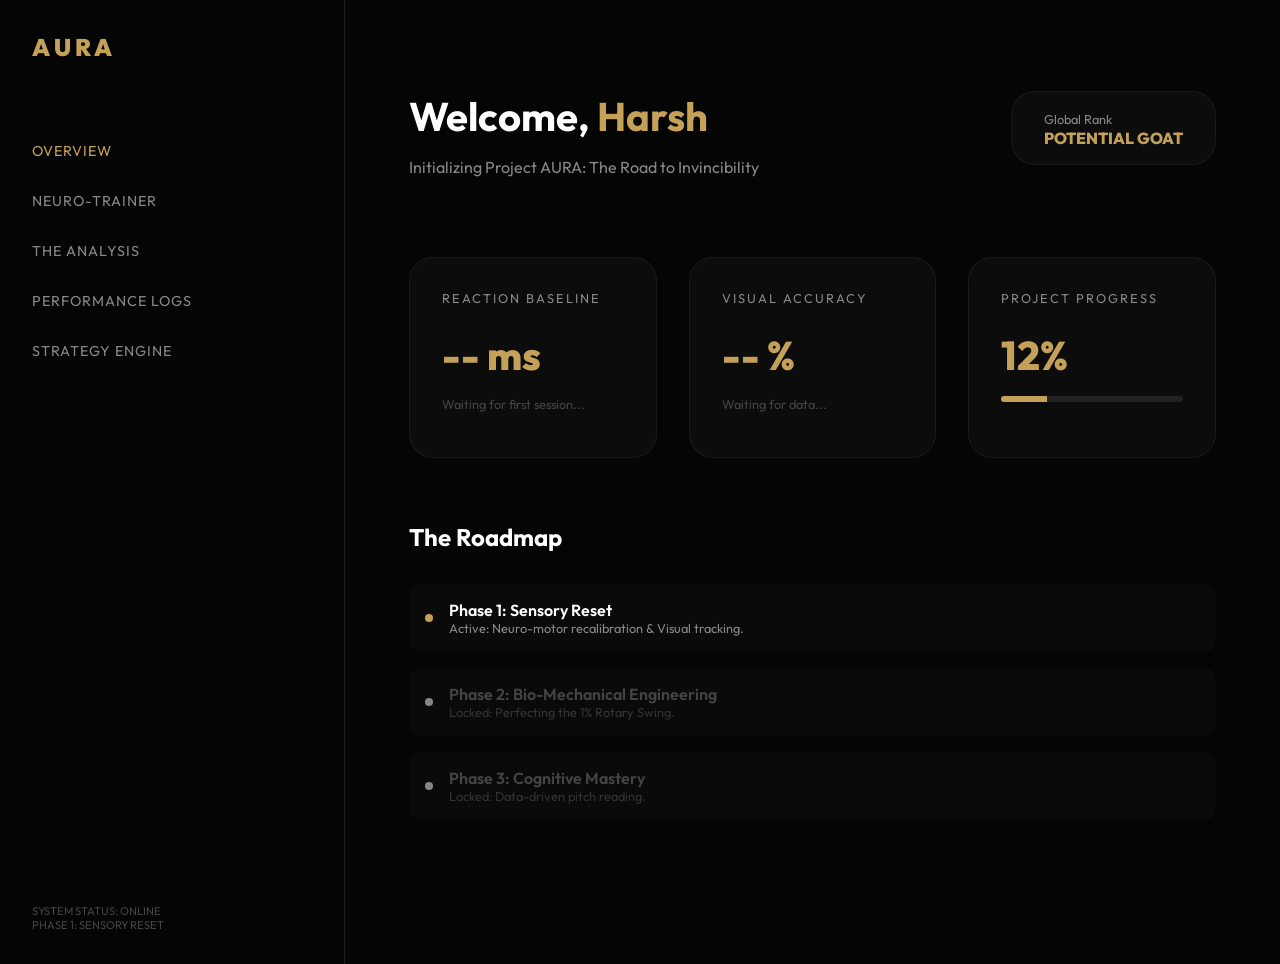
<file: invincible_cricketer/dashboard.html>
<!DOCTYPE html>
<html lang="en">
<head>
    <meta charset="UTF-8">
    <meta name="viewport" content="width=device-width, initial-scale=1.0">
    <title>AURA Command Center | Harsh Raj</title>
    <link rel="stylesheet" href="dashboard_style.css">
    <link rel="preconnect" href="https://fonts.googleapis.com">
    <link rel="preconnect" href="https://fonts.gstatic.com" crossorigin>
    <link href="https://fonts.googleapis.com/css2?family=Outfit:wght@300;600;900&display=swap" rel="stylesheet">
</head>
<body>

    <aside class="sidebar">
        <div class="logo">AURA</div>
        <nav>
            <div class="nav-item active">Overview</div>
            <div class="nav-item" onclick="location.href='trainer.html'">Neuro-Trainer</div>
            <div class="nav-item" onclick="location.href='index.html'">The Analysis</div>
            <div class="nav-item">Performance Logs</div>
            <div class="nav-item">Strategy Engine</div>
        </nav>
        
        <div style="margin-top: auto; font-size: 0.7rem; color: #444;">
            SYSTEM STATUS: ONLINE<br>
            PHASE 1: SENSORY RESET
        </div>
    </aside>

    <main class="main-content">
        <header class="header">
            <div class="user-info">
                <h1>Welcome, <span style="color: var(--accent);">Harsh</span></h1>
                <p>Initializing Project AURA: The Road to Invincibility</p>
            </div>
            <div class="card" style="padding: 1rem 2rem;">
                <span style="font-size: 0.8rem; color: var(--text-dim);">Global Rank</span><br>
                <span style="font-weight: 800; color: var(--accent);">POTENTIAL GOAT</span>
            </div>
        </header>

        <section class="grid">
            <div class="card">
                <div class="card-title">Reaction Baseline</div>
                <div class="card-value">-- ms</div>
                <p style="font-size: 0.8rem; margin-top: 1rem; color: #444;">Waiting for first session...</p>
            </div>
            <div class="card">
                <div class="card-title">Visual Accuracy</div>
                <div class="card-value">-- %</div>
                <p style="font-size: 0.8rem; margin-top: 1rem; color: #444;">Waiting for data...</p>
            </div>
            <div class="card">
                <div class="card-title">Project Progress</div>
                <div class="card-value">12%</div>
                <div class="progress-bar">
                    <div class="progress-fill"></div>
                </div>
            </div>
        </section>

        <section style="margin-top: 4rem;">
            <h2>The Roadmap</h2>
            <div class="roadmap-list">
                <div class="roadmap-item">
                    <div class="dot done"></div>
                    <div>
                        <div style="font-weight: 600;">Phase 1: Sensory Reset</div>
                        <div style="font-size: 0.8rem; color: var(--text-dim);">Active: Neuro-motor recalibration & Visual tracking.</div>
                    </div>
                </div>
                <div class="roadmap-item">
                    <div class="dot"></div>
                    <div>
                        <div style="font-weight: 600; color: #444;">Phase 2: Bio-Mechanical Engineering</div>
                        <div style="font-size: 0.8rem; color: #333;">Locked: Perfecting the 1% Rotary Swing.</div>
                    </div>
                </div>
                <div class="roadmap-item">
                    <div class="dot"></div>
                    <div>
                        <div style="font-weight: 600; color: #444;">Phase 3: Cognitive Mastery</div>
                        <div style="font-size: 0.8rem; color: #333;">Locked: Data-driven pitch reading.</div>
                    </div>
                </div>
            </div>
        </section>
    </main>

</body>
</html>
</file>
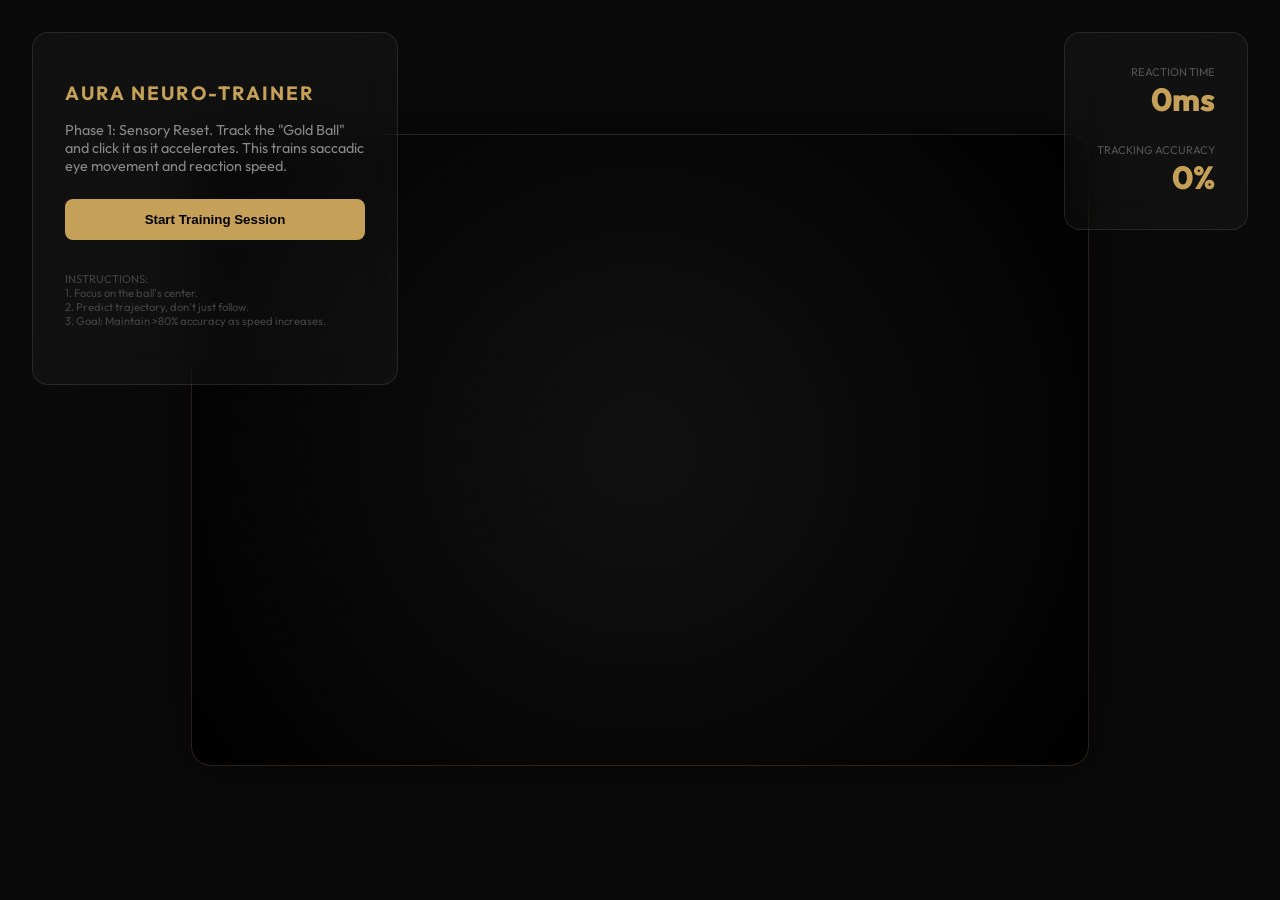
<file: invincible_cricketer/trainer.html>
<!DOCTYPE html>
<html lang="en">
<head>
    <meta charset="UTF-8">
    <meta name="viewport" content="width=device-width, initial-scale=1.0">
    <title>AURA Neuro-Trainer | Sensory Reset</title>
    <link rel="stylesheet" href="trainer_style.css">
    <link rel="preconnect" href="https://fonts.googleapis.com">
    <link rel="preconnect" href="https://fonts.gstatic.com" crossorigin>
    <link href="https://fonts.googleapis.com/css2?family=Outfit:wght@300;800&display=swap" rel="stylesheet">
</head>
<body>

    <div class="ui-panel">
        <h2>AURA Neuro-Trainer</h2>
        <p>Phase 1: Sensory Reset. Track the "Gold Ball" and click it as it accelerates. This trains saccadic eye movement and reaction speed.</p>
        <button class="btn" id="start-btn">Start Training Session</button>
        
        <div style="margin-top: 2rem;">
            <p style="color: #444; font-size: 0.7rem;">INSTRUCTIONS:<br>1. Focus on the ball's center.<br>2. Predict trajectory, don't just follow.<br>3. Goal: Maintain >80% accuracy as speed increases.</p>
        </div>
    </div>

    <canvas id="training-canvas"></canvas>

    <div class="score-panel">
        <div class="stat-label">Reaction Time</div>
        <div class="stat-val" id="reaction-time">0ms</div>
        <div style="margin-top: 1.5rem;">
            <div class="stat-label">Tracking Accuracy</div>
            <div class="stat-val" id="accuracy">0%</div>
        </div>
    </div>

    <script src="trainer.js"></script>
</body>
</html>
</file>
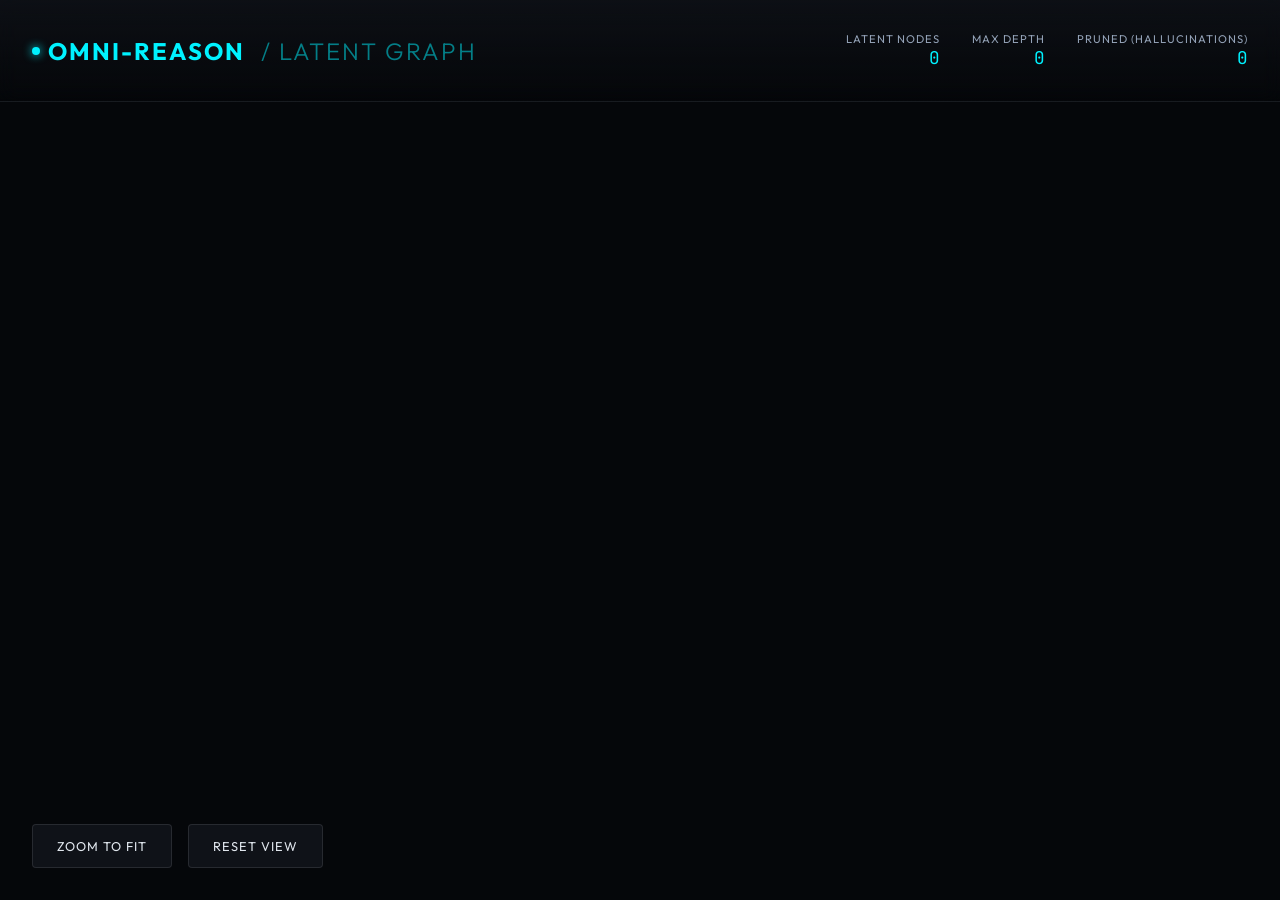
<file: omni_reason/dashboard.html>
<!DOCTYPE html>
<html lang="en">
<head>
    <meta charset="UTF-8">
    <meta name="viewport" content="width=device-width, initial-scale=1.0">
    <title>OMNI-REASON | Latent Search Dashboard</title>
    <link href="https://fonts.googleapis.com/css2?family=Outfit:wght@300;400;600;700&family=JetBrains+Mono&display=swap" rel="stylesheet">
    <script src="https://d3js.org/d3.v7.min.js"></script>
    <style>
        :root {
            --bg: #05070a;
            --surface: #0f1218;
            --accent: #00f2ff;
            --accent-glow: rgba(0, 242, 255, 0.3);
            --danger: #ff3e3e;
            --success: #00ff88;
            --text: #e0e6ed;
            --text-dim: #94a3b8;
        }

        * { margin: 0; padding: 0; box-sizing: border-box; }

        body {
            background: var(--bg);
            color: var(--text);
            font-family: 'Outfit', sans-serif;
            overflow: hidden;
            height: 100vh;
            display: flex;
            flex-direction: column;
        }

        header {
            padding: 2rem;
            background: linear-gradient(to bottom, rgba(15, 18, 24, 0.8), transparent);
            position: absolute;
            top: 0;
            width: 100%;
            z-index: 10;
            display: flex;
            justify-content: space-between;
            align-items: center;
            backdrop-filter: blur(10px);
            border-bottom: 1px solid rgba(255, 255, 255, 0.05);
        }

        .logo {
            font-size: 1.5rem;
            font-weight: 700;
            letter-spacing: 2px;
            color: var(--accent);
            text-transform: uppercase;
            display: flex;
            align-items: center;
            gap: 0.5rem;
        }

        .logo-dot {
            width: 8px;
            height: 8px;
            background: var(--accent);
            border-radius: 50%;
            box-shadow: 0 0 10px var(--accent);
            animation: pulse 2s infinite;
        }

        @keyframes pulse {
            0% { transform: scale(1); opacity: 1; }
            50% { transform: scale(1.5); opacity: 0.5; }
            100% { transform: scale(1); opacity: 1; }
        }

        .stats {
            display: flex;
            gap: 2rem;
        }

        .stat-item {
            text-align: right;
        }

        .stat-label {
            font-size: 0.7rem;
            color: var(--text-dim);
            text-transform: uppercase;
            letter-spacing: 1px;
        }

        .stat-value {
            font-family: 'JetBrains Mono', monospace;
            font-size: 1.1rem;
            color: var(--accent);
        }

        #viz-container {
            flex: 1;
            width: 100%;
            height: 100%;
            cursor: grab;
        }

        #viz-container:active { cursor: grabbing; }

        .node circle {
            fill: var(--surface);
            stroke-width: 2px;
            transition: all 0.3s ease;
        }

        .node text {
            font-size: 10px;
            fill: var(--text-dim);
            pointer-events: none;
        }

        .link {
            fill: none;
            stroke: rgba(255, 255, 255, 0.1);
            stroke-width: 1.5px;
        }

        .tooltip {
            position: absolute;
            background: rgba(15, 18, 24, 0.9);
            border: 1px solid var(--accent);
            padding: 1rem;
            border-radius: 8px;
            pointer-events: none;
            opacity: 0;
            transition: opacity 0.3s;
            backdrop-filter: blur(5px);
            max-width: 300px;
            z-index: 100;
            box-shadow: 0 10px 30px rgba(0, 0, 0, 0.5);
        }

        .hallucination {
            stroke: var(--danger) !important;
            filter: drop-shadow(0 0 5px var(--danger));
        }

        .high-score {
            stroke: var(--success) !important;
            filter: drop-shadow(0 0 5px var(--success));
        }

        .node-label {
            font-weight: 600;
            margin-bottom: 0.5rem;
            display: block;
            color: var(--accent);
        }

        .node-meta {
            font-size: 0.8rem;
            color: var(--text-dim);
            line-height: 1.4;
        }

        .controls {
            position: absolute;
            bottom: 2rem;
            left: 2rem;
            display: flex;
            gap: 1rem;
            z-index: 10;
        }

        button {
            background: var(--surface);
            border: 1px solid rgba(255, 255, 255, 0.1);
            color: var(--text);
            padding: 0.8rem 1.5rem;
            border-radius: 4px;
            cursor: pointer;
            font-family: inherit;
            font-size: 0.8rem;
            transition: all 0.2s;
            text-transform: uppercase;
            letter-spacing: 1px;
        }

        button:hover {
            border-color: var(--accent);
            background: rgba(0, 242, 255, 0.05);
            color: var(--accent);
        }
    </style>
</head>
<body>
    <header>
        <div class="logo">
            <div class="logo-dot"></div>
            OMNI-REASON <span style="font-weight: 300; opacity: 0.5; margin-left: 0.5rem;">/ Latent Graph</span>
        </div>
        <div class="stats">
            <div class="stat-item">
                <div class="stat-label">Latent Nodes</div>
                <div id="stat-nodes" class="stat-value">0</div>
            </div>
            <div class="stat-item">
                <div class="stat-label">Max Depth</div>
                <div id="stat-depth" class="stat-value">0</div>
            </div>
            <div class="stat-item">
                <div class="stat-label">Pruned (Hallucinations)</div>
                <div id="stat-pruned" class="stat-value">0</div>
            </div>
        </div>
    </header>

    <div id="viz-container"></div>
    <div class="tooltip" id="tooltip"></div>

    <div class="controls">
        <button onclick="zoomToFit()">Zoom to Fit</button>
        <button onclick="resetView()">Reset View</button>
    </div>

    <script>
        const container = d3.select("#viz-container");
        const tooltip = d3.select("#tooltip");
        const width = window.innerWidth;
        const height = window.innerHeight;

        const svg = container.append("svg")
            .attr("width", width)
            .attr("height", height);

        const g = svg.append("g");

        const zoom = d3.zoom()
            .scaleExtent([0.1, 3])
            .on("zoom", (event) => {
                g.attr("transform", event.transform);
            });

        svg.call(zoom);

        async function init() {
            const response = await fetch('reasoning_tree.json');
            const data = await response.json();

            const root = d3.hierarchy(data);
            const treeLayout = d3.tree().size([height - 200, width - 400]);
            treeLayout(root);

            // Update stats
            const nodes = root.descendants();
            document.getElementById('stat-nodes').innerText = nodes.length;
            document.getElementById('stat-depth').innerText = d3.max(nodes, d => d.depth);
            document.getElementById('stat-pruned').innerText = nodes.filter(d => d.data.is_hallucination).length;

            // Links
            g.selectAll(".link")
                .data(root.links())
                .enter().append("path")
                .attr("class", "link")
                .attr("d", d3.linkHorizontal()
                    .x(d => d.y + 200)
                    .y(d => d.x + 100));

            // Nodes
            const node = g.selectAll(".node")
                .data(nodes)
                .enter().append("g")
                .attr("class", "node")
                .attr("transform", d => `translate(${d.y + 200},${d.x + 100})`)
                .on("mouseover", (event, d) => {
                    tooltip.style("opacity", 1)
                        .html(`
                            <span class="node-label">Reasoning Branch</span>
                            <div class="node-meta">
                                <strong>Content:</strong> ${d.data.content}<br>
                                <strong>Confidence Score:</strong> <span style="color: ${d.data.score > 0.5 ? 'var(--success)' : 'var(--danger)'}">${(d.data.score * 100).toFixed(1)}%</span><br>
                                <strong>Status:</strong> ${d.data.is_hallucination ? '<span style="color: var(--danger)">PRUNED (Hallucination)</span>' : 'Valid'}
                            </div>
                        `);
                })
                .on("mousemove", (event) => {
                    tooltip.style("left", (event.pageX + 20) + "px")
                        .style("top", (event.pageY - 20) + "px");
                })
                .on("mouseout", () => tooltip.style("opacity", 0));

            node.append("circle")
                .attr("r", d => 6 + (d.data.visits * 0.5))
                .attr("class", d => {
                    if (d.data.is_hallucination) return "hallucination";
                    if (d.data.score > 0.75) return "high-score";
                    return "";
                })
                .style("stroke", d => d.data.is_hallucination ? "var(--danger)" : "var(--accent)");

            node.append("text")
                .attr("dy", 15)
                .attr("x", d => d.children ? -10 : 10)
                .style("text-anchor", d => d.children ? "end" : "start")
                .text(d => d.data.content.length > 20 ? d.data.content.substring(0, 20) + "..." : d.data.content);

            // Initial view
            resetView();
        }

        function resetView() {
            svg.transition().duration(750).call(
                zoom.transform,
                d3.zoomIdentity.translate(width/10, height/10).scale(0.8)
            );
        }

        function zoomToFit() {
            // Logic to fit content
            resetView();
        }

        init();

        window.addEventListener('resize', () => {
            const newWidth = window.innerWidth;
            const newHeight = window.innerHeight;
            svg.attr("width", newWidth).attr("height", newHeight);
        });
    </script>
</body>
</html>
</file>
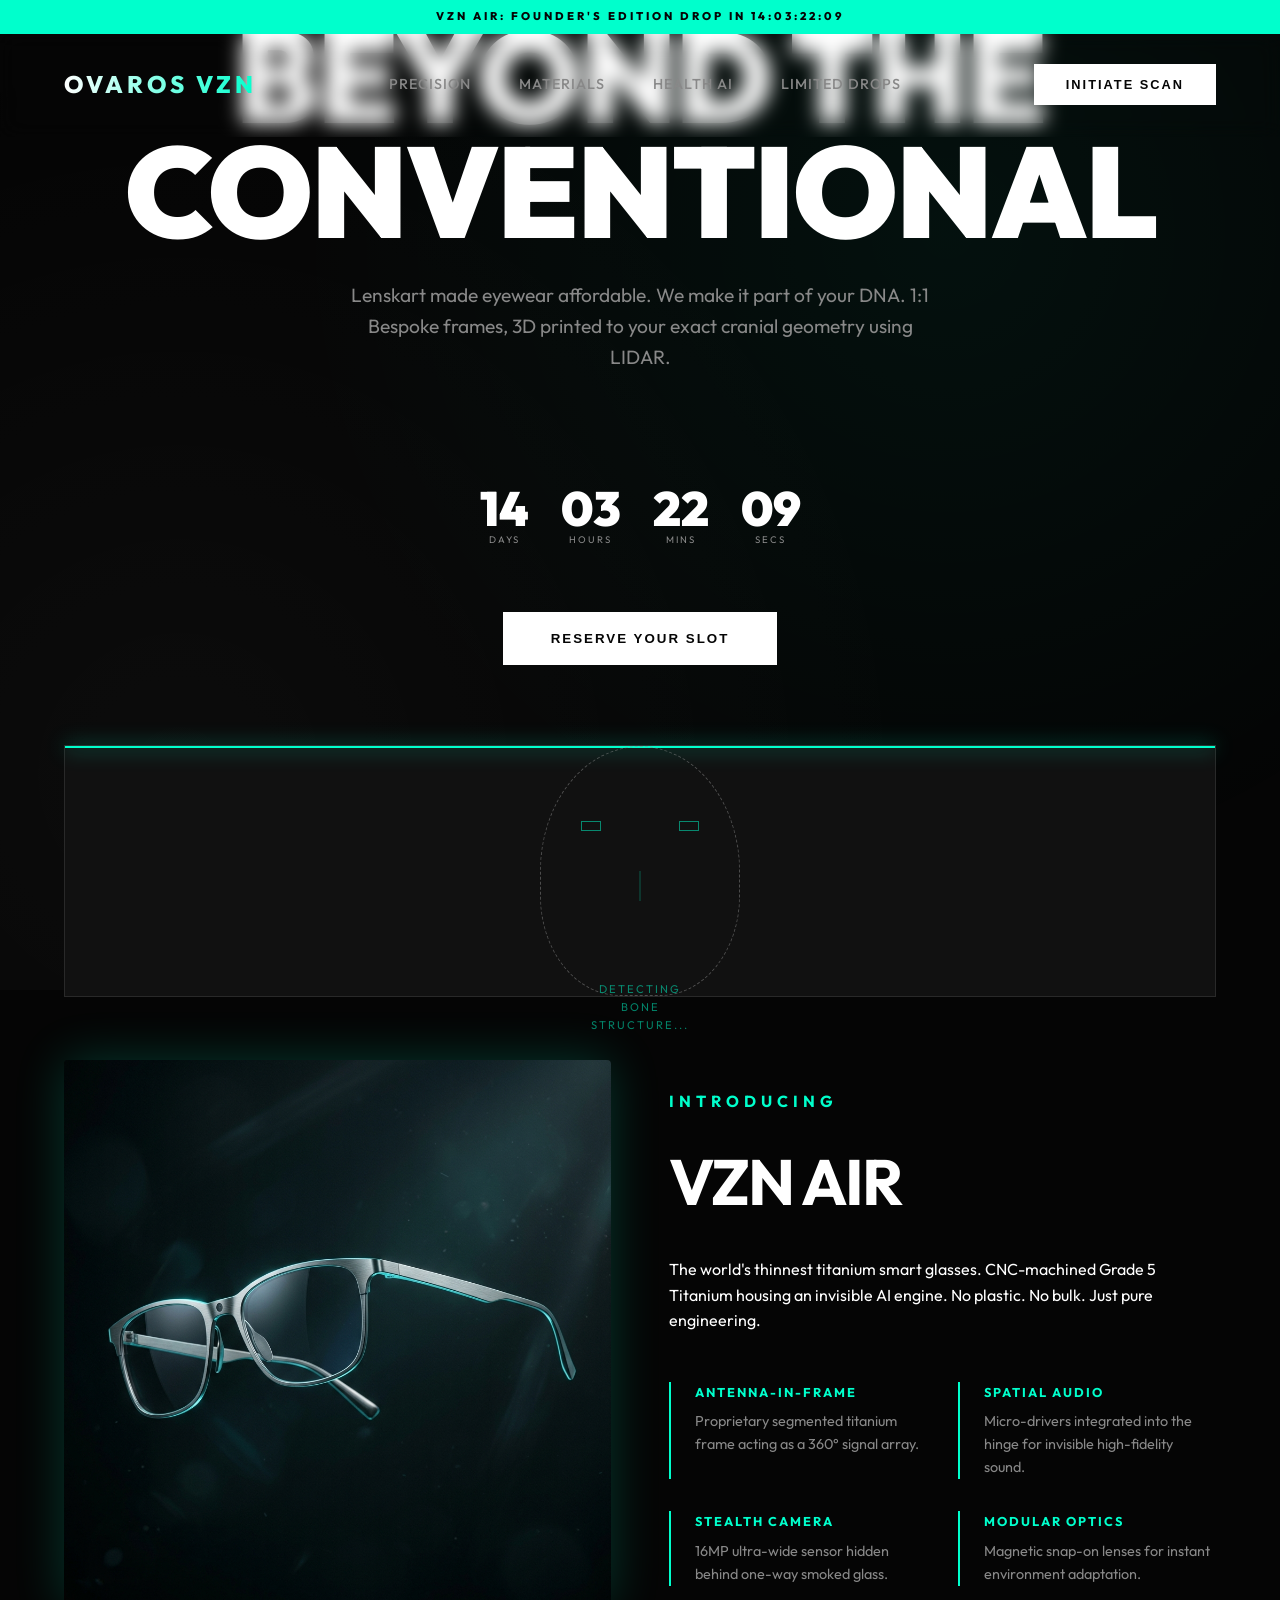
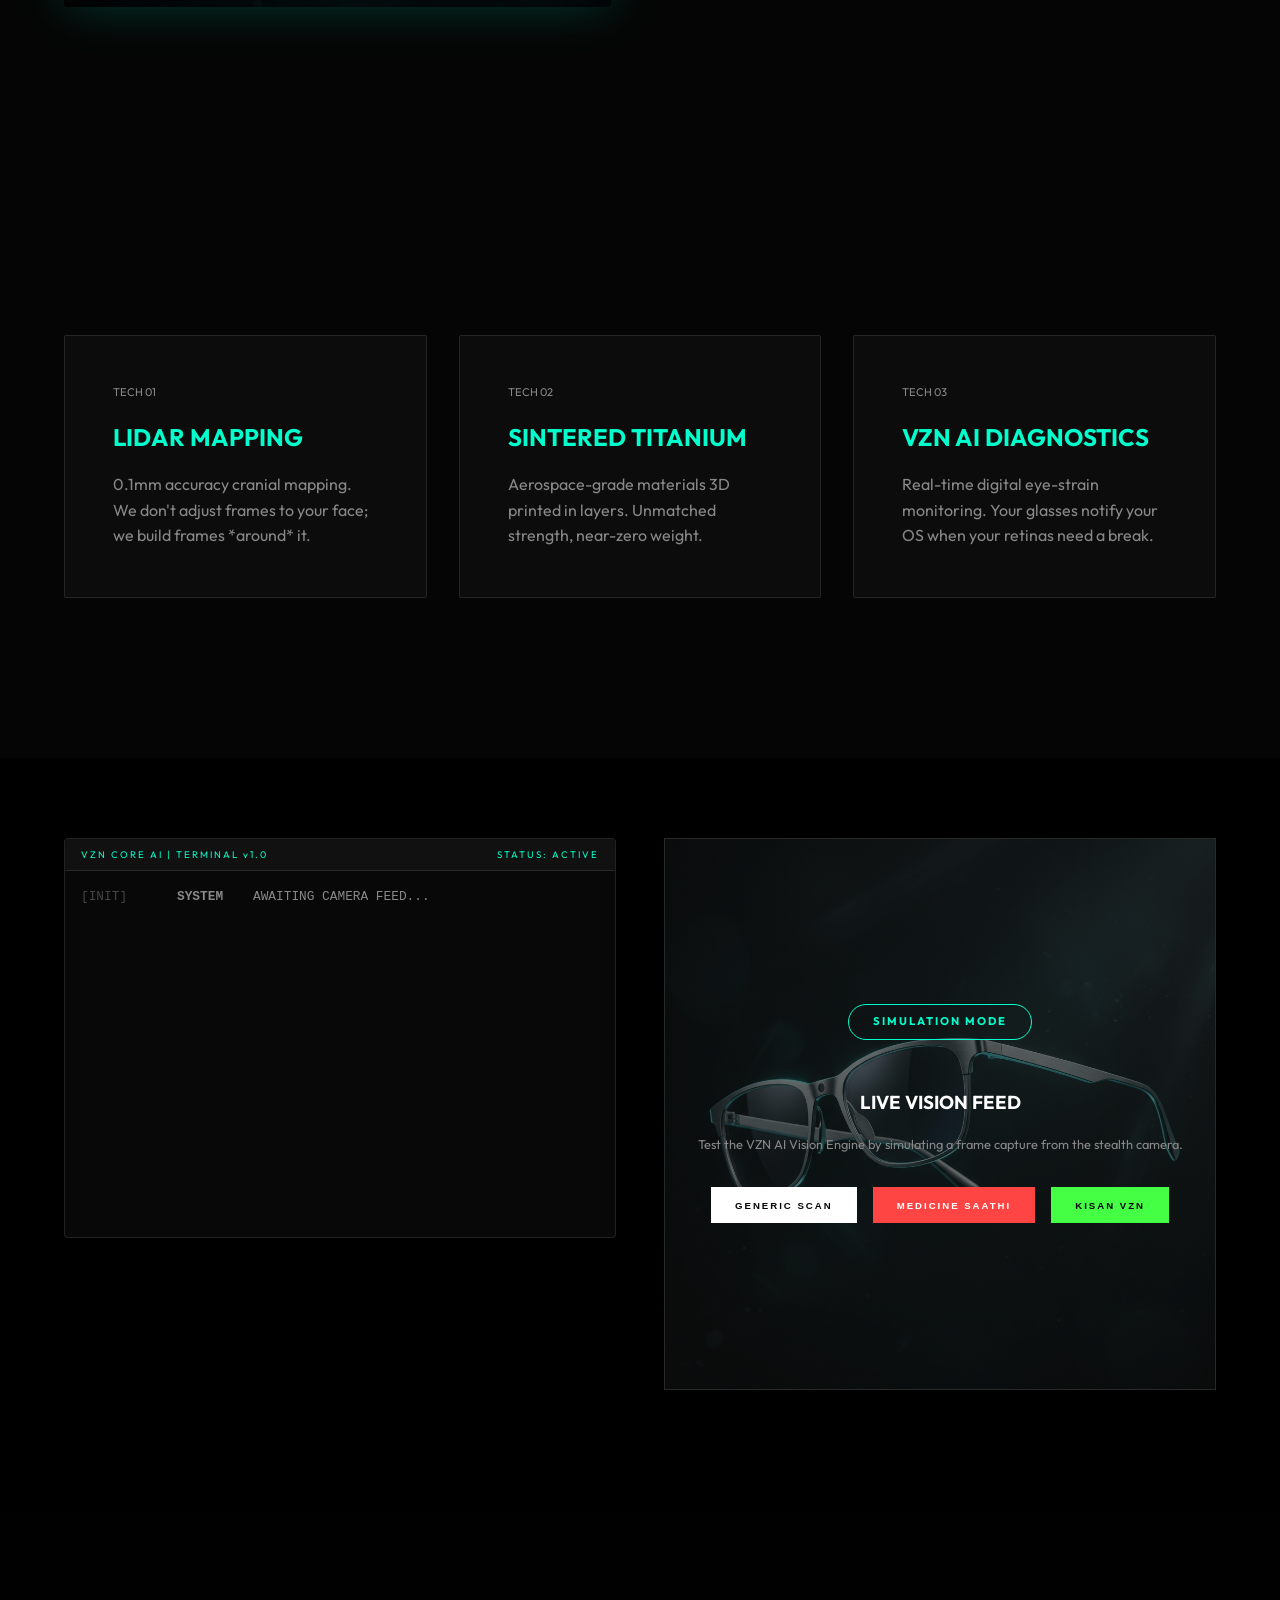
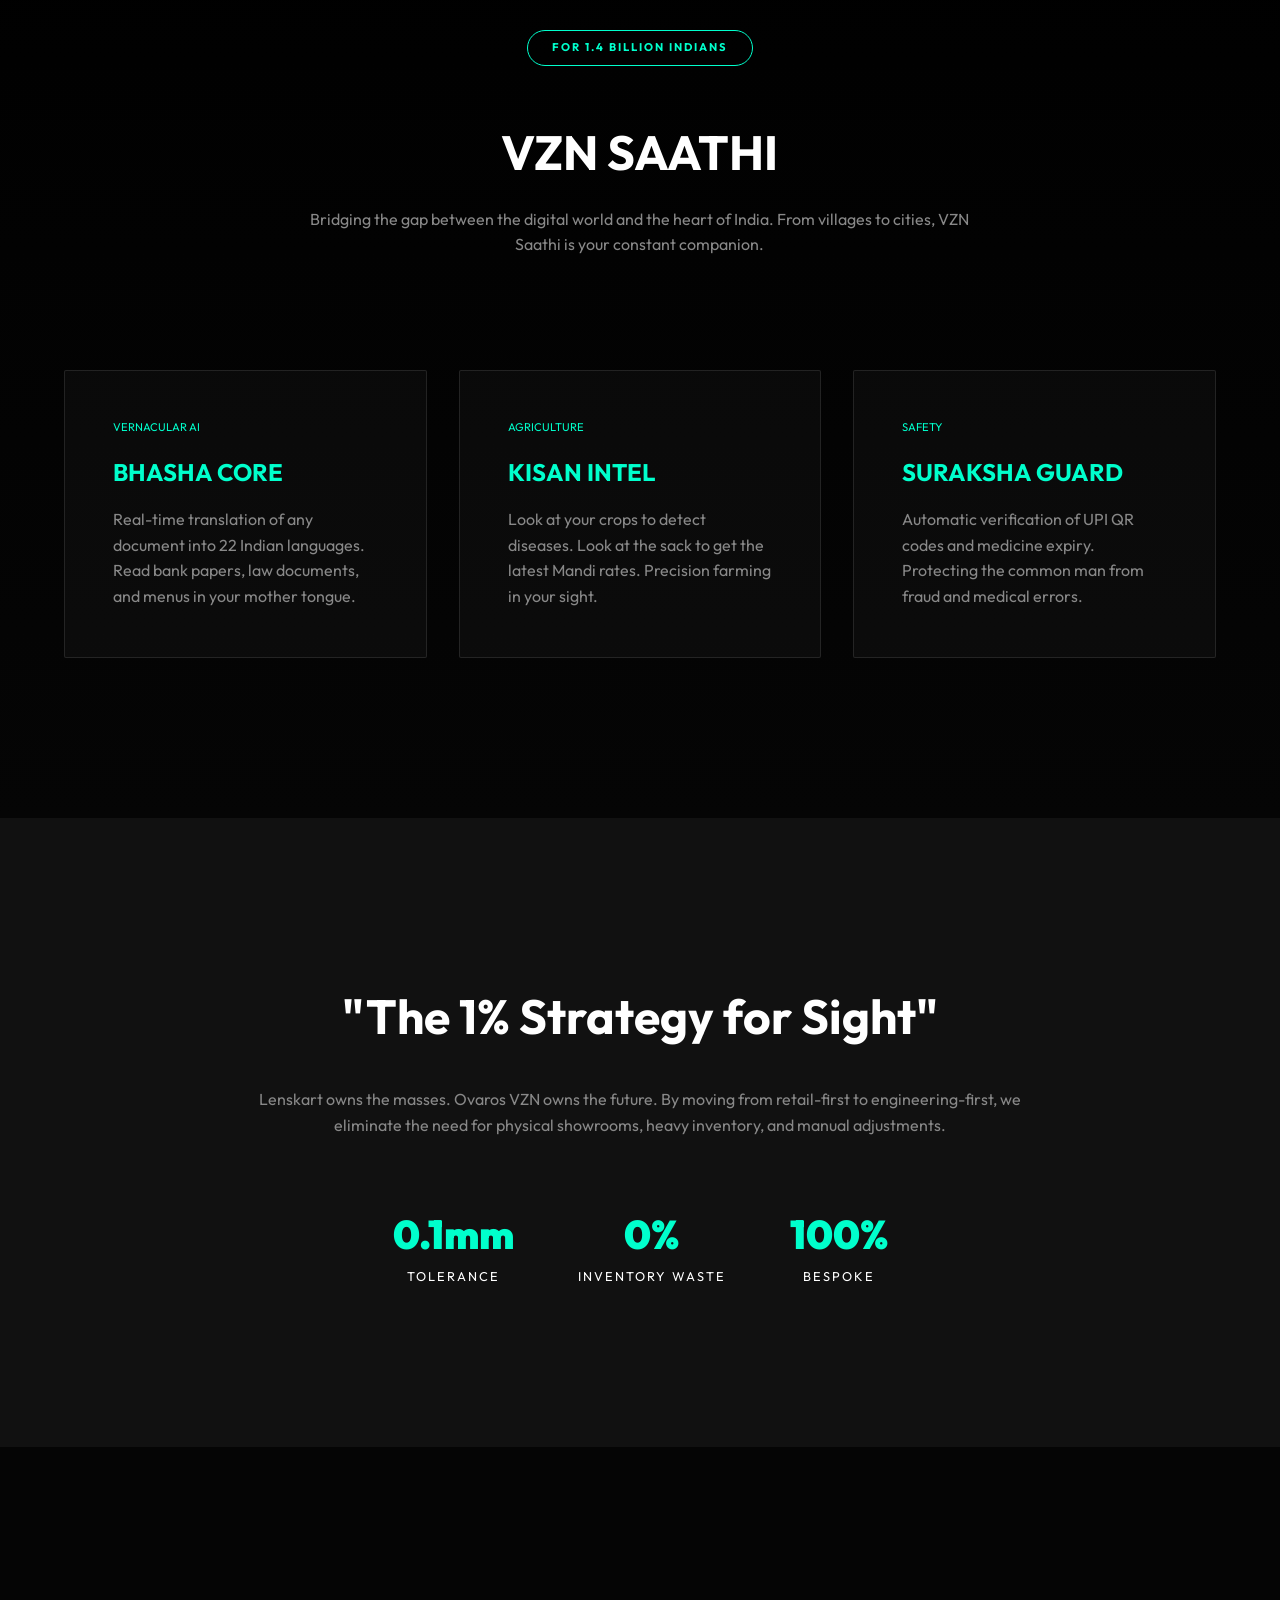
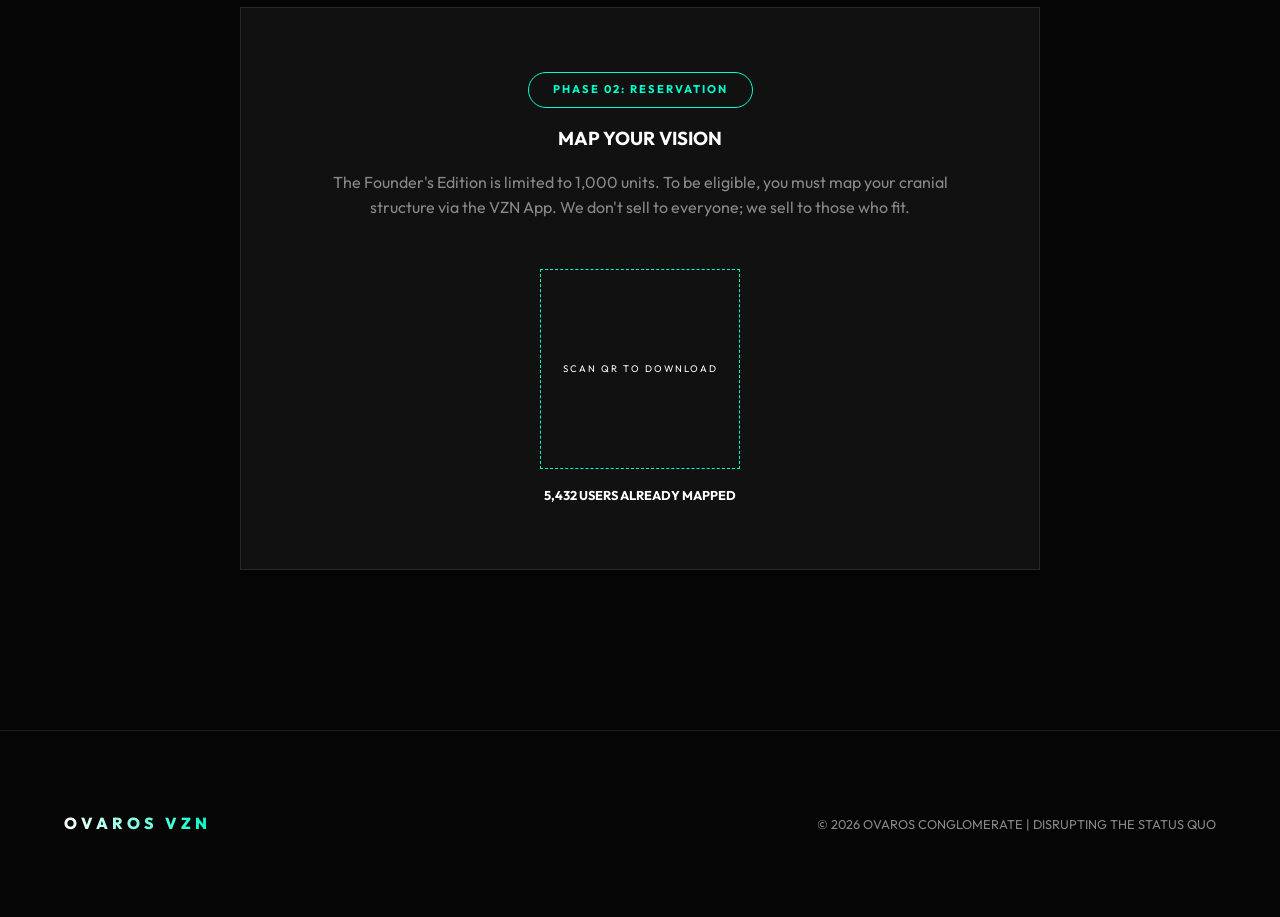
<file: ovaros_vzn/vzn_dashboard.html>
<!DOCTYPE html>
<html lang="en">
<head>
    <meta charset="UTF-8">
    <meta name="viewport" content="width=device-width, initial-scale=1.0">
    <title>OVAROS VZN | The End of Generic Eyewear</title>
    <link rel="stylesheet" href="vzn_styles.css">
    <link href="https://fonts.googleapis.com/css2?family=Outfit:wght@300;500;700;900&display=swap" rel="stylesheet">
</head>
<body>
    <div class="drop-banner">VZN AIR: FOUNDER'S EDITION DROP IN 14:03:22:09</div>
    <nav style="top: 2rem;">
        <div class="logo">OVAROS VZN</div>
        <div class="nav-links">
            <a href="#precision">PRECISION</a>
            <a href="#materials">MATERIALS</a>
            <a href="#health">HEALTH AI</a>
            <a href="#drops">LIMITED DROPS</a>
        </div>
        <button class="cta-button" style="padding: 0.8rem 2rem; font-size: 0.8rem;">INITIATE SCAN</button>
    </nav>

    <section class="hero">
        <div class="founder-badge">001 / 1000 FOUNDER'S EDITION</div>
        <p style="letter-spacing: 5px; color: var(--accent); margin-bottom: 1rem; font-weight: 700;">PRECISION OPTICS 1.0</p>
        <h1>BEYOND THE<br>CONVENTIONAL</h1>
        <p>Lenskart made eyewear affordable. We make it part of your DNA. 1:1 Bespoke frames, 3D printed to your exact cranial geometry using LIDAR.</p>
        
        <div class="countdown-container">
            <div class="countdown-box">
                <div class="time">14</div>
                <div class="label">DAYS</div>
            </div>
            <div class="countdown-box">
                <div class="time">03</div>
                <div class="label">HOURS</div>
            </div>
            <div class="countdown-box">
                <div class="time">22</div>
                <div class="label">MINS</div>
            </div>
            <div class="countdown-box">
                <div class="time">09</div>
                <div class="label">SECS</div>
            </div>
        </div>

        <div class="cta-group" style="margin-top: 4rem;">
            <button class="cta-button">RESERVE YOUR SLOT</button>
        </div>

        <div class="scan-container">
            <div class="scan-line"></div>
            <div class="face-mesh">
                <!-- Inner details for tech look -->
                <div style="position: absolute; top: 30%; left: 20%; width: 20px; height: 10px; border: 1px solid var(--accent);"></div>
                <div style="position: absolute; top: 30%; right: 20%; width: 20px; height: 10px; border: 1px solid var(--accent);"></div>
                <div style="position: absolute; top: 50%; left: 50%; transform: translateX(-50%); width: 2px; height: 30px; background: var(--accent); opacity: 0.3;"></div>
            </div>
        </div>
    </section>

    <section class="product-showcase" id="air">
        <div class="product-image">
            <img src="vzn_air.png" alt="Ovaros VZN Air">
        </div>
        <div class="product-info">
            <p style="letter-spacing: 5px; color: var(--accent); margin-bottom: 1rem; font-weight: 700;">INTRODUCING</p>
            <h2>VZN AIR</h2>
            <p>The world's thinnest titanium smart glasses. CNC-machined Grade 5 Titanium housing an invisible AI engine. No plastic. No bulk. Just pure engineering.</p>
            
            <div class="spec-list">
                <div class="spec-item">
                    <h4>ANTENNA-IN-FRAME</h4>
                    <p>Proprietary segmented titanium frame acting as a 360° signal array.</p>
                </div>
                <div class="spec-item">
                    <h4>SPATIAL AUDIO</h4>
                    <p>Micro-drivers integrated into the hinge for invisible high-fidelity sound.</p>
                </div>
                <div class="spec-item">
                    <h4>STEALTH CAMERA</h4>
                    <p>16MP ultra-wide sensor hidden behind one-way smoked glass.</p>
                </div>
                <div class="spec-item">
                    <h4>MODULAR OPTICS</h4>
                    <p>Magnetic snap-on lenses for instant environment adaptation.</p>
                </div>
            </div>
        </div>
    </section>

    <section class="features" id="precision">
        <div class="feature-card">
            <div style="font-size: 0.7rem; color: var(--text-muted); margin-bottom: 1rem;">TECH 01</div>
            <h3>LIDAR MAPPING</h3>
            <p>0.1mm accuracy cranial mapping. We don't adjust frames to your face; we build frames *around* it.</p>
        </div>
        <div class="feature-card">
            <div style="font-size: 0.7rem; color: var(--text-muted); margin-bottom: 1rem;">TECH 02</div>
            <h3>SINTERED TITANIUM</h3>
            <p>Aerospace-grade materials 3D printed in layers. Unmatched strength, near-zero weight.</p>
        </div>
        <div class="feature-card">
            <div style="font-size: 0.7rem; color: var(--text-muted); margin-bottom: 1rem;">TECH 03</div>
            <h3>VZN AI DIAGNOSTICS</h3>
            <p>Real-time digital eye-strain monitoring. Your glasses notify your OS when your retinas need a break.</p>
        </div>
    </section>

    <section class="ai-simulation">
        <div class="terminal-window">
            <div class="terminal-header">
                <span>VZN CORE AI | TERMINAL v1.0</span>
                <span>STATUS: ACTIVE</span>
            </div>
            <div class="terminal-content" id="vzn-terminal-content">
                <div class="log-entry info">
                    <span class="time">[INIT]</span>
                    <span class="tag">SYSTEM</span>
                    <span class="msg">AWAITING CAMERA FEED...</span>
                </div>
            </div>
        </div>
        <div class="sim-preview">
            <img src="vzn_air.png" alt="Simulation Feed">
            <div class="sim-overlay">
                <div class="founder-badge">SIMULATION MODE</div>
                <h3 style="margin: 1rem 0;">LIVE VISION FEED</h3>
                <p style="color: var(--text-muted); font-size: 0.8rem; margin-bottom: 2rem;">Test the VZN AI Vision Engine by simulating a frame capture from the stealth camera.</p>
                
                <div style="display: flex; gap: 1rem; flex-wrap: wrap; justify-content: center;">
                    <button class="cta-button" onclick="vzn.processImage('DEFAULT')" style="font-size: 0.6rem; padding: 0.8rem 1.5rem;">GENERIC SCAN</button>
                    <button class="cta-button" onclick="vzn.processImage('MEDICINE_SCAN')" style="font-size: 0.6rem; padding: 0.8rem 1.5rem; background: #ff4444; color: #fff;">MEDICINE SAATHI</button>
                    <button class="cta-button" onclick="vzn.processImage('CROP_SCAN')" style="font-size: 0.6rem; padding: 0.8rem 1.5rem; background: #44ff44; color: #000;">KISAN VZN</button>
                </div>
            </div>
        </div>
    </section>

    <section class="features" id="saathi" style="background: linear-gradient(to bottom, #000, #050505);">
        <div style="grid-column: 1 / -1; text-align: center; margin-bottom: 4rem;">
            <div class="founder-badge">FOR 1.4 BILLION INDIANS</div>
            <h2 style="font-size: 3rem; margin-top: 1rem;">VZN SAATHI</h2>
            <p style="color: var(--text-muted); max-width: 700px; margin: 1rem auto;">Bridging the gap between the digital world and the heart of India. From villages to cities, VZN Saathi is your constant companion.</p>
        </div>
        <div class="feature-card">
            <div style="font-size: 0.7rem; color: var(--accent); margin-bottom: 1rem;">VERNACULAR AI</div>
            <h3>BHASHA CORE</h3>
            <p>Real-time translation of any document into 22 Indian languages. Read bank papers, law documents, and menus in your mother tongue.</p>
        </div>
        <div class="feature-card">
            <div style="font-size: 0.7rem; color: var(--accent); margin-bottom: 1rem;">AGRICULTURE</div>
            <h3>KISAN INTEL</h3>
            <p>Look at your crops to detect diseases. Look at the sack to get the latest Mandi rates. Precision farming in your sight.</p>
        </div>
        <div class="feature-card">
            <div style="font-size: 0.7rem; color: var(--accent); margin-bottom: 1rem;">SAFETY</div>
            <h3>SURAKSHA GUARD</h3>
            <p>Automatic verification of UPI QR codes and medicine expiry. Protecting the common man from fraud and medical errors.</p>
        </div>
    </section>

    <section style="padding: 10rem 5%; text-align: center; background: var(--bg-card);">
        <h2 style="font-size: 3rem; margin-bottom: 2rem;">"The 1% Strategy for Sight"</h2>
        <p style="max-width: 800px; margin: 0 auto; color: var(--text-muted);">
            Lenskart owns the masses. Ovaros VZN owns the future. By moving from retail-first to engineering-first, we eliminate the need for physical showrooms, heavy inventory, and manual adjustments. 
        </p>
        <div style="margin-top: 4rem; display: flex; justify-content: center; gap: 4rem;">
            <div class="stat">
                <div style="font-size: 2.5rem; font-weight: 900; color: var(--accent);">0.1mm</div>
                <div style="font-size: 0.8rem; letter-spacing: 2px;">TOLERANCE</div>
            </div>
            <div class="stat">
                <div style="font-size: 2.5rem; font-weight: 900; color: var(--accent);">0%</div>
                <div style="font-size: 0.8rem; letter-spacing: 2px;">INVENTORY WASTE</div>
            </div>
            <div class="stat">
                <div style="font-size: 2.5rem; font-weight: 900; color: var(--accent);">100%</div>
                <div style="font-size: 0.8rem; letter-spacing: 2px;">BESPOKE</div>
            </div>
        </div>
    </section>

    <section class="reservation-ui">
        <div class="founder-badge" style="margin-bottom: 1rem;">PHASE 02: RESERVATION</div>
        <h3>MAP YOUR VISION</h3>
        <p style="margin-top: 1rem; color: var(--text-muted);">The Founder's Edition is limited to 1,000 units. To be eligible, you must map your cranial structure via the VZN App. We don't sell to everyone; we sell to those who fit.</p>
        
        <div style="margin-top: 3rem; display: flex; flex-direction: column; align-items: center; gap: 1rem;">
            <div style="width: 200px; height: 200px; border: 1px dashed var(--accent); display: flex; justify-content: center; align-items: center;">
                <div style="font-size: 0.6rem; letter-spacing: 2px;">SCAN QR TO DOWNLOAD</div>
            </div>
            <div style="font-size: 0.8rem; font-weight: 700;">5,432 USERS ALREADY MAPPED</div>
        </div>
    </section>

    <footer style="padding: 5rem 5%; border-top: 1px solid var(--glass-border); text-align: space-between; display: flex; justify-content: space-between; align-items: center;">
        <div class="logo" style="font-size: 1rem;">OVAROS VZN</div>
        <div style="font-size: 0.8rem; color: var(--text-muted);">© 2026 OVAROS CONGLOMERATE | DISRUPTING THE STATUS QUO</div>
    </footer>
    <script src="vzn_ai_engine.js"></script>
</body>
</html>
</file>
<file: style.css>
:root {
    --bg-color: #000000;
    --surface-color: #0a0a0a;
    --border-color: #222222;
    --text-primary: #ffffff;
    --text-secondary: #888888;
    --accent: #ffffff;
    
    --proposer-color: #3b82f6; /* Subtle blue */
    --critic-color: #ef4444;   /* Subtle red */
    --judge-color: #10b981;    /* Subtle green */
    
    --font-sans: 'Inter', -apple-system, sans-serif;
    --font-mono: 'JetBrains Mono', monospace;
}

* {
    box-sizing: border-box;
    margin: 0;
    padding: 0;
}

body {
    background-color: var(--bg-color);
    color: var(--text-primary);
    font-family: var(--font-sans);
    line-height: 1.5;
    min-height: 100vh;
    display: flex;
    justify-content: center;
    -webkit-font-smoothing: antialiased;
}

.container {
    width: 100%;
    max-width: 1000px;
    padding: 2rem;
    display: flex;
    flex-direction: column;
    gap: 3rem;
}

/* Header */
.header {
    display: flex;
    justify-content: space-between;
    align-items: center;
    padding-bottom: 1rem;
    border-bottom: 1px solid var(--border-color);
}

.logo {
    display: flex;
    align-items: center;
    gap: 0.5rem;
}

.logo-mark {
    font-family: var(--font-mono);
    font-weight: 500;
    letter-spacing: -0.5px;
}

.logo-version {
    font-size: 0.75rem;
    color: var(--text-secondary);
    border: 1px solid var(--border-color);
    padding: 0.1rem 0.4rem;
    border-radius: 4px;
}

.status {
    display: flex;
    align-items: center;
    gap: 0.5rem;
    font-size: 0.75rem;
    color: var(--text-secondary);
    letter-spacing: 0.5px;
}

.status-dot {
    width: 6px;
    height: 6px;
    background-color: var(--judge-color);
    border-radius: 50%;
    box-shadow: 0 0 8px var(--judge-color);
}

/* Main Content */
.main-content {
    display: flex;
    flex-direction: column;
    gap: 2rem;
}

.hero-title {
    font-size: 2.5rem;
    font-weight: 500;
    letter-spacing: -1px;
    margin-bottom: 0.5rem;
}

.hero-subtitle {
    color: var(--text-secondary);
    max-width: 600px;
    margin-bottom: 2rem;
}

/* Input Area */
.input-wrapper {
    display: flex;
    flex-direction: column;
    gap: 1rem;
    background-color: var(--surface-color);
    border: 1px solid var(--border-color);
    padding: 1rem;
    border-radius: 8px;
}

textarea {
    width: 100%;
    background: transparent;
    border: none;
    color: var(--text-primary);
    font-family: var(--font-sans);
    font-size: 1rem;
    resize: vertical;
    outline: none;
}

textarea::placeholder {
    color: #444;
}

.primary-btn {
    align-self: flex-end;
    display: flex;
    align-items: center;
    gap: 0.5rem;
    background-color: var(--text-primary);
    color: var(--bg-color);
    border: none;
    padding: 0.75rem 1.5rem;
    font-family: var(--font-mono);
    font-size: 0.8rem;
    font-weight: 500;
    cursor: pointer;
    border-radius: 4px;
    transition: opacity 0.2s;
}

.primary-btn:hover {
    opacity: 0.9;
}

.primary-btn:disabled {
    opacity: 0.5;
    cursor: not-allowed;
}

/* Terminal Area */
.terminal-section {
    border: 1px solid var(--border-color);
    border-radius: 8px;
    overflow: hidden;
    display: flex;
    flex-direction: column;
}

.terminal-header {
    background-color: var(--surface-color);
    padding: 0.75rem 1rem;
    border-bottom: 1px solid var(--border-color);
    font-family: var(--font-mono);
    font-size: 0.75rem;
    color: var(--text-secondary);
    display: flex;
    justify-content: space-between;
}

.terminal-body {
    background-color: #050505;
    padding: 1.5rem;
    min-height: 300px;
    max-height: 500px;
    overflow-y: auto;
    font-family: var(--font-mono);
    font-size: 0.85rem;
    display: flex;
    flex-direction: column;
    gap: 0.75rem;
}

.log-entry {
    opacity: 0;
    animation: fadeIn 0.3s forwards;
    white-space: pre-wrap;
    word-break: break-word;
}

@keyframes fadeIn {
    to { opacity: 1; }
}

.log-entry.system { color: var(--text-secondary); }
.log-entry.proposer { color: var(--proposer-color); }
.log-entry.critic { color: var(--critic-color); }
.log-entry.judge { color: var(--judge-color); font-weight: 500;}
.log-entry.user { color: var(--text-primary); }

/* Footer */
.footer {
    margin-top: auto;
    padding-top: 2rem;
    border-top: 1px solid var(--border-color);
    font-size: 0.75rem;
    color: var(--text-secondary);
    text-align: center;
}

.footer .highlight {
    color: var(--text-primary);
}
</file>
<file: ai-agency/style.css>
/* ===========================
   CSS DESIGN SYSTEM — NexusAI
   =========================== */

/* ---------- RESET & BASE ---------- */
*,
*::before,
*::after {
  margin: 0;
  padding: 0;
  box-sizing: border-box;
}

:root {
  /* Backgrounds */
  --bg-deep: #06060b;
  --bg-dark: #0a0a12;
  --bg-card: #111119;
  --bg-surface: #16161f;
  --bg-hover: #1c1c28;

  /* Accent palette */
  --accent-1: #4f46e5;
  --accent-2: #7c3aed;
  --accent-3: #06b6d4;
  --accent-4: #3b82f6;
  --accent-5: #8b5cf6;

  /* Text */
  --text-primary: #f0f0f5;
  --text-secondary: #9ca3b0;
  --text-muted: #5a6072;

  /* Borders */
  --border-subtle: rgba(255, 255, 255, 0.06);
  --border-light: rgba(255, 255, 255, 0.1);

  /* Glass */
  --glass-bg: rgba(255, 255, 255, 0.03);
  --glass-border: rgba(255, 255, 255, 0.08);

  /* Misc */
  --radius-sm: 8px;
  --radius-md: 14px;
  --radius-lg: 20px;
  --radius-xl: 28px;
  --shadow-glow: 0 0 60px rgba(79, 70, 229, 0.15);
  --transition: 0.3s cubic-bezier(.4, 0, .2, 1);
}

html {
  scroll-behavior: smooth;
  scroll-padding-top: 80px;
}

body {
  font-family: 'Inter', -apple-system, BlinkMacSystemFont, sans-serif;
  background: var(--bg-deep);
  color: var(--text-primary);
  line-height: 1.7;
  overflow-x: hidden;
  -webkit-font-smoothing: antialiased;
}

h1,
h2,
h3,
h4,
h5,
h6 {
  font-family: 'Outfit', sans-serif;
  line-height: 1.2;
  font-weight: 700;
}

a {
  text-decoration: none;
  color: inherit;
}

img {
  max-width: 100%;
}

.container {
  max-width: 1200px;
  margin: 0 auto;
  padding: 0 24px;
}

/* ---------- GRADIENT TEXT ---------- */
.gradient-text {
  background: linear-gradient(135deg, var(--accent-1), var(--accent-3), var(--accent-2));
  -webkit-background-clip: text;
  -webkit-text-fill-color: transparent;
  background-clip: text;
}

/* ---------- SECTION HEADER ---------- */
.section-header {
  text-align: center;
  margin-bottom: 4rem;
}

.section-tag {
  display: inline-block;
  font-size: 0.8rem;
  font-weight: 600;
  letter-spacing: 2px;
  text-transform: uppercase;
  color: var(--accent-3);
  background: rgba(6, 182, 212, 0.08);
  padding: 6px 16px;
  border-radius: 50px;
  margin-bottom: 1rem;
  border: 1px solid rgba(6, 182, 212, 0.15);
}

.section-title {
  font-size: clamp(2rem, 4vw, 3rem);
  margin-bottom: 1rem;
  color: var(--text-primary);
}

.section-desc {
  font-size: 1.1rem;
  color: var(--text-secondary);
  max-width: 650px;
  margin: 0 auto;
}

/* ---------- BUTTONS ---------- */
.btn {
  display: inline-flex;
  align-items: center;
  gap: 8px;
  font-family: 'Inter', sans-serif;
  font-weight: 600;
  border: none;
  cursor: pointer;
  border-radius: var(--radius-md);
  transition: var(--transition);
  text-align: center;
  justify-content: center;
  white-space: nowrap;
}

.btn-sm {
  padding: 10px 20px;
  font-size: 0.875rem;
}

.btn-md {
  padding: 12px 28px;
  font-size: 0.95rem;
}

.btn-lg {
  padding: 16px 36px;
  font-size: 1rem;
}

.btn-block {
  width: 100%;
}

.btn-primary {
  background: linear-gradient(135deg, var(--accent-1), var(--accent-2));
  color: #fff;
  box-shadow: 0 4px 20px rgba(79, 70, 229, 0.3);
}

.btn-primary:hover {
  transform: translateY(-2px);
  box-shadow: 0 8px 30px rgba(79, 70, 229, 0.45);
}

.btn-outline {
  background: transparent;
  color: var(--text-primary);
  border: 1px solid var(--border-light);
}

.btn-outline:hover {
  background: rgba(255, 255, 255, 0.05);
  border-color: var(--accent-3);
  color: var(--accent-3);
}

/* ---------- NAVBAR ---------- */
.navbar {
  position: fixed;
  top: 0;
  left: 0;
  right: 0;
  z-index: 1000;
  padding: 16px 0;
  transition: var(--transition);
}

.navbar.scrolled {
  background: rgba(6, 6, 11, 0.85);
  backdrop-filter: blur(20px);
  -webkit-backdrop-filter: blur(20px);
  border-bottom: 1px solid var(--border-subtle);
  padding: 10px 0;
}

.nav-container {
  display: flex;
  align-items: center;
  justify-content: space-between;
}

.logo {
  display: flex;
  align-items: center;
  gap: 8px;
  font-family: 'Outfit', sans-serif;
  font-size: 1.5rem;
  font-weight: 800;
}

.logo-icon {
  font-size: 1.8rem;
  background: linear-gradient(135deg, var(--accent-1), var(--accent-3));
  -webkit-background-clip: text;
  -webkit-text-fill-color: transparent;
}

.logo-highlight {
  background: linear-gradient(135deg, var(--accent-1), var(--accent-3));
  -webkit-background-clip: text;
  -webkit-text-fill-color: transparent;
}

.nav-links {
  display: flex;
  list-style: none;
  gap: 32px;
}

.nav-links a {
  font-size: 0.9rem;
  font-weight: 500;
  color: var(--text-secondary);
  transition: var(--transition);
  position: relative;
}

.nav-links a::after {
  content: '';
  position: absolute;
  bottom: -4px;
  left: 0;
  width: 0;
  height: 2px;
  background: linear-gradient(90deg, var(--accent-1), var(--accent-3));
  transition: var(--transition);
}

.nav-links a:hover {
  color: var(--text-primary);
}

.nav-links a:hover::after {
  width: 100%;
}

.nav-actions {
  display: flex;
  align-items: center;
  gap: 16px;
}

.mobile-toggle {
  display: none;
  flex-direction: column;
  gap: 5px;
  background: none;
  border: none;
  cursor: pointer;
  padding: 4px;
}

.mobile-toggle span {
  width: 24px;
  height: 2px;
  background: var(--text-primary);
  transition: var(--transition);
  border-radius: 2px;
}

.mobile-toggle.active span:nth-child(1) {
  transform: rotate(45deg) translate(5px, 5px);
}

.mobile-toggle.active span:nth-child(2) {
  opacity: 0;
}

.mobile-toggle.active span:nth-child(3) {
  transform: rotate(-45deg) translate(5px, -5px);
}

/* ---------- HERO ---------- */
.hero {
  position: relative;
  min-height: 100vh;
  display: flex;
  align-items: center;
  justify-content: center;
  overflow: hidden;
  padding: 120px 0 80px;
}

#particleCanvas {
  position: absolute;
  top: 0;
  left: 0;
  width: 100%;
  height: 100%;
  z-index: 0;
}

.hero-glow {
  position: absolute;
  top: -200px;
  left: 50%;
  transform: translateX(-50%);
  width: 800px;
  height: 800px;
  background: radial-gradient(circle, rgba(79, 70, 229, 0.15) 0%, rgba(124, 58, 237, 0.08) 40%, transparent 70%);
  pointer-events: none;
  z-index: 0;
}

.hero-content {
  position: relative;
  z-index: 1;
  text-align: center;
  max-width: 900px;
}

.hero-badge {
  display: inline-flex;
  align-items: center;
  gap: 8px;
  font-size: 0.85rem;
  font-weight: 500;
  color: var(--text-secondary);
  background: var(--glass-bg);
  border: 1px solid var(--glass-border);
  padding: 8px 20px;
  border-radius: 50px;
  margin-bottom: 2rem;
  backdrop-filter: blur(10px);
}

.badge-dot {
  width: 8px;
  height: 8px;
  background: #10b981;
  border-radius: 50%;
  animation: pulse-dot 2s infinite;
}

@keyframes pulse-dot {

  0%,
  100% {
    opacity: 1;
    box-shadow: 0 0 0 0 rgba(16, 185, 129, 0.4);
  }

  50% {
    opacity: 0.8;
    box-shadow: 0 0 0 8px rgba(16, 185, 129, 0);
  }
}

.hero-title {
  font-size: clamp(2.8rem, 6vw, 4.5rem);
  font-weight: 900;
  margin-bottom: 1.5rem;
  letter-spacing: -1px;
}

.hero-subtitle {
  font-size: clamp(1rem, 2vw, 1.2rem);
  color: var(--text-secondary);
  max-width: 680px;
  margin: 0 auto 2.5rem;
  line-height: 1.8;
}

.hero-ctas {
  display: flex;
  gap: 16px;
  justify-content: center;
  flex-wrap: wrap;
  margin-bottom: 3rem;
}

.hero-proof {
  display: flex;
  align-items: center;
  gap: 16px;
  justify-content: center;
  flex-wrap: wrap;
}

.proof-avatars {
  display: flex;
}

.avatar {
  width: 36px;
  height: 36px;
  border-radius: 50%;
  display: flex;
  align-items: center;
  justify-content: center;
  font-size: 0.75rem;
  font-weight: 700;
  color: #fff;
  margin-left: -8px;
  border: 2px solid var(--bg-deep);
}

.avatar:first-child {
  margin-left: 0;
}

.proof-text {
  font-size: 0.9rem;
  color: var(--text-secondary);
}

.proof-text strong {
  color: #fbbf24;
}

.hero-scroll {
  position: absolute;
  bottom: 32px;
  left: 50%;
  transform: translateX(-50%);
  z-index: 1;
}

.scroll-indicator {
  width: 24px;
  height: 38px;
  border: 2px solid var(--border-light);
  border-radius: 20px;
  position: relative;
}

.scroll-indicator::after {
  content: '';
  width: 4px;
  height: 8px;
  background: var(--accent-3);
  border-radius: 4px;
  position: absolute;
  top: 6px;
  left: 50%;
  transform: translateX(-50%);
  animation: scroll-bounce 2s infinite;
}

@keyframes scroll-bounce {

  0%,
  100% {
    transform: translateX(-50%) translateY(0);
    opacity: 1;
  }

  50% {
    transform: translateX(-50%) translateY(12px);
    opacity: 0.3;
  }
}

/* ---------- TRUST BAR ---------- */
.trust-bar {
  padding: 40px 0;
  border-bottom: 1px solid var(--border-subtle);
}

.trust-label {
  text-align: center;
  font-size: 0.8rem;
  text-transform: uppercase;
  letter-spacing: 2px;
  color: var(--text-muted);
  margin-bottom: 24px;
}

.trust-logos {
  display: flex;
  justify-content: center;
  align-items: center;
  gap: 48px;
  flex-wrap: wrap;
}

.trust-logo {
  font-family: 'Outfit', sans-serif;
  font-size: 1.2rem;
  font-weight: 700;
  color: var(--text-muted);
  opacity: 0.5;
  transition: var(--transition);
}

.trust-logo:hover {
  opacity: 1;
  color: var(--text-secondary);
}

/* ---------- PROBLEMS ---------- */
.problems {
  padding: 100px 0;
}

.problems-grid {
  display: grid;
  grid-template-columns: repeat(3, 1fr);
  gap: 24px;
}

.problem-card {
  background: var(--bg-card);
  border: 1px solid var(--border-subtle);
  border-radius: var(--radius-lg);
  padding: 36px 28px;
  transition: var(--transition);
}

.problem-card:hover {
  border-color: rgba(239, 68, 68, 0.3);
  transform: translateY(-4px);
}

.problem-icon {
  font-size: 2.5rem;
  margin-bottom: 16px;
}

.problem-card h3 {
  font-size: 1.2rem;
  margin-bottom: 12px;
  color: var(--text-primary);
}

.problem-card p {
  color: var(--text-secondary);
  font-size: 0.95rem;
}

/* ---------- SERVICES ---------- */
.services {
  padding: 100px 0;
  background: var(--bg-dark);
}

.services-grid {
  display: grid;
  grid-template-columns: repeat(3, 1fr);
  gap: 24px;
}

.service-card {
  background: var(--bg-card);
  border: 1px solid var(--border-subtle);
  border-radius: var(--radius-lg);
  padding: 36px 28px;
  transition: var(--transition);
  position: relative;
  overflow: hidden;
}

.service-card::before {
  content: '';
  position: absolute;
  top: 0;
  left: 0;
  right: 0;
  height: 3px;
  background: linear-gradient(90deg, var(--accent-1), var(--accent-3));
  opacity: 0;
  transition: var(--transition);
}

.service-card:hover {
  border-color: var(--accent-1);
  transform: translateY(-6px);
  box-shadow: 0 20px 40px rgba(0, 0, 0, 0.3);
}

.service-card:hover::before {
  opacity: 1;
}

.service-icon-wrap {
  width: 56px;
  height: 56px;
  display: flex;
  align-items: center;
  justify-content: center;
  border-radius: var(--radius-md);
  background: linear-gradient(135deg, rgba(79, 70, 229, 0.15), rgba(6, 182, 212, 0.1));
  margin-bottom: 20px;
}

.service-icon {
  width: 28px;
  height: 28px;
  stroke: var(--accent-3);
}

.service-card h3 {
  font-size: 1.15rem;
  margin-bottom: 12px;
}

.service-card p {
  color: var(--text-secondary);
  font-size: 0.92rem;
  margin-bottom: 20px;
}

.service-stat {
  display: flex;
  align-items: baseline;
  gap: 8px;
  padding-top: 16px;
  border-top: 1px solid var(--border-subtle);
}

.stat-number {
  font-family: 'Outfit', sans-serif;
  font-size: 1.6rem;
  font-weight: 800;
  background: linear-gradient(135deg, var(--accent-1), var(--accent-3));
  -webkit-background-clip: text;
  -webkit-text-fill-color: transparent;
}

.stat-label {
  font-size: 0.82rem;
  color: var(--text-muted);
}

/* ---------- HERO SECURITY BADGES ---------- */
.hero-badges {
  display: flex;
  align-items: center;
  gap: 16px;
  justify-content: center;
  flex-wrap: wrap;
  margin-bottom: 2rem;
}

.security-badges {
  display: flex;
  gap: 8px;
}

.sec-badge {
  font-size: 0.75rem;
  font-weight: 600;
  color: var(--text-secondary);
  background: rgba(16, 185, 129, 0.08);
  border: 1px solid rgba(16, 185, 129, 0.2);
  padding: 5px 12px;
  border-radius: 50px;
}

/* ---------- WHY CHOOSE US ---------- */
.why-us {
  padding: 100px 0;
}

.why-us-grid {
  display: grid;
  grid-template-columns: repeat(4, 1fr);
  gap: 24px;
}

.why-card {
  background: var(--bg-card);
  border: 1px solid var(--border-subtle);
  border-radius: var(--radius-lg);
  padding: 36px 28px;
  transition: var(--transition);
  position: relative;
}

.why-card:hover {
  border-color: var(--accent-1);
  transform: translateY(-6px);
  box-shadow: var(--shadow-glow);
}

.why-number {
  font-family: 'Outfit', sans-serif;
  font-size: 2.5rem;
  font-weight: 900;
  background: linear-gradient(135deg, var(--accent-1), var(--accent-3));
  -webkit-background-clip: text;
  -webkit-text-fill-color: transparent;
  margin-bottom: 16px;
  line-height: 1;
}

.why-card h3 {
  font-size: 1.1rem;
  margin-bottom: 12px;
}

.why-card p {
  color: var(--text-secondary);
  font-size: 0.9rem;
}

/* ---------- INDUSTRY VERTICALS ---------- */
.industries {
  padding: 100px 0;
  background: var(--bg-dark);
}

.industries-grid {
  display: grid;
  grid-template-columns: repeat(4, 1fr);
  gap: 20px;
}

.industry-card {
  background: var(--bg-card);
  border: 1px solid var(--border-subtle);
  border-radius: var(--radius-md);
  padding: 28px 20px;
  text-align: center;
  transition: var(--transition);
}

.industry-card:hover {
  border-color: var(--accent-3);
  transform: translateY(-4px);
  background: var(--bg-surface);
}

.industry-icon {
  font-size: 2rem;
  display: block;
  margin-bottom: 12px;
}

.industry-card h4 {
  font-size: 1rem;
  margin-bottom: 6px;
}

.industry-card p {
  color: var(--text-muted);
  font-size: 0.8rem;
  line-height: 1.5;
}

/* ---------- AI ACCELERATORS ---------- */
.accelerators {
  padding: 100px 0;
}

.accelerators-grid {
  display: grid;
  grid-template-columns: repeat(3, 1fr);
  gap: 24px;
}

.accel-card {
  background: var(--bg-card);
  border: 1px solid var(--border-subtle);
  border-radius: var(--radius-lg);
  padding: 36px 28px;
  transition: var(--transition);
  position: relative;
  overflow: hidden;
}

.accel-card::before {
  content: '';
  position: absolute;
  top: 0;
  left: 0;
  right: 0;
  height: 3px;
  background: linear-gradient(90deg, var(--accent-1), var(--accent-3));
}

.accel-card:hover {
  border-color: var(--accent-1);
  transform: translateY(-6px);
  box-shadow: 0 20px 40px rgba(0, 0, 0, 0.3);
}

.accel-badge {
  display: inline-block;
  font-size: 0.7rem;
  font-weight: 700;
  text-transform: uppercase;
  letter-spacing: 1px;
  color: #fff;
  background: linear-gradient(135deg, var(--accent-1), var(--accent-2));
  padding: 4px 12px;
  border-radius: 50px;
  margin-bottom: 16px;
}

.accel-card h3 {
  font-size: 1.2rem;
  margin-bottom: 12px;
}

.accel-card p {
  color: var(--text-secondary);
  font-size: 0.9rem;
  margin-bottom: 20px;
}

.accel-time {
  font-size: 0.82rem;
  color: var(--accent-3);
  font-weight: 600;
  background: rgba(6, 182, 212, 0.08);
  padding: 4px 14px;
  border-radius: 50px;
}

/* ---------- ABOUT / STATS ---------- */
.about {
  padding: 100px 0;
}

.about-grid {
  display: grid;
  grid-template-columns: 1.2fr 1fr;
  gap: 60px;
  align-items: center;
}

.about-content .section-tag {
  display: inline-block;
}

.about-content .section-title {
  text-align: left;
  margin-bottom: 1.5rem;
}

.about-content p {
  color: var(--text-secondary);
  margin-bottom: 1rem;
  font-size: 1.02rem;
}

.about-features {
  display: grid;
  grid-template-columns: 1fr 1fr;
  gap: 12px;
  margin-top: 2rem;
}

.about-feature {
  display: flex;
  align-items: center;
  gap: 10px;
  font-weight: 500;
  font-size: 0.92rem;
}

.about-feature svg {
  width: 20px;
  height: 20px;
  flex-shrink: 0;
  stroke: #10b981;
}

.about-stats {
  display: grid;
  grid-template-columns: 1fr 1fr;
  gap: 20px;
}

.stat-card {
  background: var(--bg-card);
  border: 1px solid var(--border-subtle);
  border-radius: var(--radius-lg);
  padding: 32px 24px;
  text-align: center;
  transition: var(--transition);
}

.stat-card:hover {
  border-color: var(--accent-1);
  transform: translateY(-4px);
}

.stat-value {
  font-family: 'Outfit', sans-serif;
  font-size: 2.8rem;
  font-weight: 900;
  background: linear-gradient(135deg, var(--accent-1), var(--accent-3));
  -webkit-background-clip: text;
  -webkit-text-fill-color: transparent;
}

.stat-suffix {
  font-family: 'Outfit', sans-serif;
  font-size: 1.5rem;
  font-weight: 700;
  color: var(--accent-3);
}

.stat-desc {
  display: block;
  font-size: 0.85rem;
  color: var(--text-secondary);
  margin-top: 4px;
}

/* ---------- PROCESS ---------- */
.process {
  padding: 100px 0;
  background: var(--bg-dark);
}

.process-timeline {
  display: grid;
  grid-template-columns: 1fr;
  gap: 0;
  position: relative;
  max-width: 700px;
  margin: 0 auto;
}

.process-timeline::before {
  content: '';
  position: absolute;
  top: 0;
  left: 44px;
  width: 2px;
  height: 100%;
  background: linear-gradient(to bottom, var(--accent-1), var(--accent-3), var(--accent-2));
  opacity: 0.3;
}

.process-step {
  display: flex;
  gap: 32px;
  padding: 32px 0;
  position: relative;
}

.step-number {
  font-family: 'Outfit', sans-serif;
  font-size: 1.5rem;
  font-weight: 900;
  width: 90px;
  height: 90px;
  flex-shrink: 0;
  border-radius: 50%;
  display: flex;
  align-items: center;
  justify-content: center;
  background: var(--bg-card);
  border: 2px solid var(--accent-1);
  color: var(--accent-3);
  position: relative;
  z-index: 1;
}

.step-content h3 {
  font-size: 1.3rem;
  margin-bottom: 8px;
}

.step-content p {
  color: var(--text-secondary);
  font-size: 0.95rem;
  margin-bottom: 12px;
}

.step-time {
  font-size: 0.82rem;
  color: var(--accent-3);
  font-weight: 600;
  background: rgba(6, 182, 212, 0.08);
  padding: 4px 12px;
  border-radius: 50px;
}

/* ---------- RESULTS / CASE STUDIES ---------- */
.results {
  padding: 100px 0;
}

.results-grid {
  display: grid;
  grid-template-columns: repeat(3, 1fr);
  gap: 24px;
}

.result-card {
  background: var(--bg-card);
  border: 1px solid var(--border-subtle);
  border-radius: var(--radius-lg);
  padding: 36px 28px;
  transition: var(--transition);
}

.result-card:hover {
  transform: translateY(-4px);
  border-color: rgba(16, 185, 129, 0.3);
}

.result-before-after {
  display: flex;
  align-items: center;
  justify-content: space-between;
  margin-bottom: 20px;
  padding-bottom: 20px;
  border-bottom: 1px solid var(--border-subtle);
}

.result-metric {
  text-align: center;
}

.metric-label {
  display: block;
  font-size: 0.75rem;
  color: var(--text-muted);
  text-transform: uppercase;
  letter-spacing: 1px;
  margin-bottom: 4px;
}

.metric-value {
  font-family: 'Outfit', sans-serif;
  font-size: 1.3rem;
  font-weight: 800;
}

.metric-value.red {
  color: #f87171;
}

.metric-value.green {
  color: #34d399;
}

.result-arrow {
  width: 24px;
  height: 24px;
  stroke: var(--text-muted);
}

.result-card h3 {
  font-size: 1.1rem;
  margin-bottom: 8px;
}

.result-card p {
  color: var(--text-secondary);
  font-size: 0.9rem;
  margin-bottom: 16px;
}

.result-tag {
  display: inline-block;
  font-size: 0.8rem;
  font-weight: 700;
  color: #34d399;
  background: rgba(52, 211, 153, 0.1);
  padding: 4px 14px;
  border-radius: 50px;
  border: 1px solid rgba(52, 211, 153, 0.2);
}

/* ---------- TESTIMONIALS ---------- */
.testimonials {
  padding: 100px 0;
  background: var(--bg-dark);
}

.testimonial-carousel {
  overflow: hidden;
  position: relative;
}

.testimonial-track {
  display: flex;
  transition: transform 0.5s cubic-bezier(.4, 0, .2, 1);
}

.testimonial-card {
  min-width: 100%;
  padding: 0 40px;
}

.testimonial-stars {
  color: #fbbf24;
  font-size: 1.3rem;
  margin-bottom: 16px;
  letter-spacing: 4px;
}

.testimonial-text {
  font-size: 1.25rem;
  line-height: 1.8;
  color: var(--text-primary);
  font-style: italic;
  margin-bottom: 24px;
  max-width: 700px;
  margin-left: auto;
  margin-right: auto;
  text-align: center;
}

.testimonial-author {
  display: flex;
  align-items: center;
  gap: 14px;
  justify-content: center;
}

.author-avatar {
  width: 48px;
  height: 48px;
  border-radius: 50%;
  display: flex;
  align-items: center;
  justify-content: center;
  font-weight: 700;
  color: #fff;
  font-size: 0.9rem;
}

.author-info {
  text-align: left;
}

.author-info strong {
  display: block;
  font-size: 1rem;
}

.author-info span {
  font-size: 0.85rem;
  color: var(--text-muted);
}

.carousel-controls {
  display: flex;
  align-items: center;
  justify-content: center;
  gap: 20px;
  margin-top: 32px;
}

.carousel-btn {
  width: 44px;
  height: 44px;
  border-radius: 50%;
  border: 1px solid var(--border-light);
  background: transparent;
  color: var(--text-primary);
  cursor: pointer;
  display: flex;
  align-items: center;
  justify-content: center;
  transition: var(--transition);
}

.carousel-btn svg {
  width: 20px;
  height: 20px;
}

.carousel-btn:hover {
  background: var(--accent-1);
  border-color: var(--accent-1);
}

.carousel-dots {
  display: flex;
  gap: 8px;
}

.carousel-dot {
  width: 10px;
  height: 10px;
  border-radius: 50%;
  border: none;
  background: var(--text-muted);
  cursor: pointer;
  transition: var(--transition);
}

.carousel-dot.active {
  background: var(--accent-1);
  transform: scale(1.3);
}

/* ---------- LEAD GENERATION ---------- */
.lead-gen {
  padding: 100px 0;
}

.lead-gen-wrap {
  display: grid;
  grid-template-columns: 1fr 1fr;
  gap: 60px;
  align-items: start;
  background: var(--bg-card);
  border: 1px solid var(--border-subtle);
  border-radius: var(--radius-xl);
  padding: 60px;
  position: relative;
  overflow: hidden;
}

.lead-gen-wrap::before {
  content: '';
  position: absolute;
  top: 0;
  left: 0;
  right: 0;
  height: 3px;
  background: linear-gradient(90deg, var(--accent-1), var(--accent-3), var(--accent-2));
}

.lead-gen-content .section-tag {
  display: inline-block;
}

.lead-gen-content .section-title {
  text-align: left;
  margin-bottom: 1rem;
}

.lead-gen-content p {
  color: var(--text-secondary);
  font-size: 1rem;
  margin-bottom: 1.5rem;
}

.lead-gen-benefits {
  display: flex;
  flex-direction: column;
  gap: 12px;
}

.benefit-item {
  display: flex;
  align-items: center;
  gap: 10px;
  font-size: 0.92rem;
  font-weight: 500;
}

.benefit-item svg {
  width: 20px;
  height: 20px;
  flex-shrink: 0;
  stroke: #10b981;
}

/* ---------- FORMS (shared) ---------- */
.lead-gen-form,
.booking-form,
.contact-form {
  background: var(--bg-surface);
  border: 1px solid var(--border-subtle);
  border-radius: var(--radius-lg);
  padding: 36px;
}

.lead-gen-form h3,
.booking-form h3 {
  font-size: 1.3rem;
  margin-bottom: 20px;
  text-align: center;
}

.form-group {
  margin-bottom: 16px;
}

.form-label {
  display: block;
  font-size: 0.85rem;
  color: var(--text-secondary);
  margin-bottom: 6px;
  font-weight: 500;
}

.form-group input,
.form-group select,
.form-group textarea {
  width: 100%;
  padding: 14px 16px;
  background: var(--bg-card);
  border: 1px solid var(--border-subtle);
  border-radius: var(--radius-sm);
  color: var(--text-primary);
  font-family: 'Inter', sans-serif;
  font-size: 0.95rem;
  transition: var(--transition);
  outline: none;
}

.form-group input::placeholder,
.form-group textarea::placeholder {
  color: var(--text-muted);
}

.form-group input:focus,
.form-group select:focus,
.form-group textarea:focus {
  border-color: var(--accent-1);
  box-shadow: 0 0 0 3px rgba(79, 70, 229, 0.15);
}

.form-group select {
  appearance: none;
  background-image: url("data:image/svg+xml,%3Csvg xmlns='http://www.w3.org/2000/svg' width='12' height='12' viewBox='0 0 24 24' fill='none' stroke='%235a6072' stroke-width='2'%3E%3Cpath d='M6 9l6 6 6-6'/%3E%3C/svg%3E");
  background-repeat: no-repeat;
  background-position: right 16px center;
  cursor: pointer;
}

.form-group select option {
  background: var(--bg-card);
  color: var(--text-primary);
}

.form-row {
  display: grid;
  grid-template-columns: 1fr 1fr;
  gap: 16px;
}

.form-note {
  text-align: center;
  font-size: 0.8rem;
  color: var(--text-muted);
  margin-top: 12px;
}

/* Forms success state */
.form-success {
  text-align: center;
  padding: 40px 20px;
}

.form-success .success-icon {
  font-size: 3rem;
  margin-bottom: 16px;
}

.form-success h3 {
  font-size: 1.4rem;
  margin-bottom: 8px;
  color: #34d399;
}

.form-success p {
  color: var(--text-secondary);
}

/* ---------- BOOKING ---------- */
.booking {
  padding: 100px 0;
  background: var(--bg-dark);
}

.booking-container {
  display: grid;
  grid-template-columns: 1fr 1fr;
  gap: 48px;
  align-items: start;
}

.booking-info h3 {
  font-size: 1.3rem;
  margin-bottom: 20px;
}

.booking-list {
  list-style: none;
  display: flex;
  flex-direction: column;
  gap: 16px;
  margin-bottom: 32px;
}

.booking-list li {
  display: flex;
  align-items: flex-start;
  gap: 12px;
  font-size: 0.95rem;
  color: var(--text-secondary);
}

.booking-list svg {
  width: 20px;
  height: 20px;
  flex-shrink: 0;
  stroke: #10b981;
  margin-top: 2px;
}

.booking-guarantee {
  background: var(--bg-card);
  border: 1px solid rgba(79, 70, 229, 0.2);
  border-radius: var(--radius-md);
  padding: 24px;
}

.guarantee-badge {
  display: inline-block;
  font-size: 0.85rem;
  font-weight: 700;
  margin-bottom: 8px;
  color: var(--accent-3);
}

.booking-guarantee p {
  color: var(--text-secondary);
  font-size: 0.9rem;
}

/* ---------- SUPPORT ---------- */
.support {
  padding: 100px 0;
}

.support-grid {
  display: grid;
  grid-template-columns: repeat(4, 1fr);
  gap: 24px;
  margin-bottom: 60px;
}

.support-card {
  background: var(--bg-card);
  border: 1px solid var(--border-subtle);
  border-radius: var(--radius-lg);
  padding: 36px 24px;
  text-align: center;
  transition: var(--transition);
}

.support-card:hover {
  border-color: var(--accent-1);
  transform: translateY(-4px);
}

.support-icon {
  font-size: 2.5rem;
  margin-bottom: 16px;
}

.support-card h3 {
  font-size: 1.1rem;
  margin-bottom: 10px;
}

.support-card p {
  color: var(--text-secondary);
  font-size: 0.88rem;
  margin-bottom: 20px;
}

/* FAQ */
.faq-section {
  max-width: 750px;
  margin: 0 auto;
}

.faq-list {
  display: flex;
  flex-direction: column;
  gap: 12px;
}

.faq-item {
  background: var(--bg-card);
  border: 1px solid var(--border-subtle);
  border-radius: var(--radius-md);
  overflow: hidden;
  transition: var(--transition);
}

.faq-item.active {
  border-color: var(--accent-1);
}

.faq-question {
  width: 100%;
  display: flex;
  align-items: center;
  justify-content: space-between;
  padding: 20px 24px;
  background: none;
  border: none;
  color: var(--text-primary);
  font-family: 'Inter', sans-serif;
  font-size: 1rem;
  font-weight: 600;
  cursor: pointer;
  text-align: left;
}

.faq-chevron {
  width: 20px;
  height: 20px;
  flex-shrink: 0;
  transition: var(--transition);
  stroke: var(--text-muted);
}

.faq-item.active .faq-chevron {
  transform: rotate(180deg);
  stroke: var(--accent-3);
}

.faq-answer {
  max-height: 0;
  overflow: hidden;
  transition: max-height 0.4s cubic-bezier(.4, 0, .2, 1), padding 0.4s;
}

.faq-item.active .faq-answer {
  max-height: 300px;
}

.faq-answer p {
  padding: 0 24px 20px;
  color: var(--text-secondary);
  font-size: 0.92rem;
  line-height: 1.7;
}

/* ---------- CONTACT ---------- */
.contact {
  padding: 100px 0;
  background: var(--bg-dark);
}

.contact-grid {
  display: grid;
  grid-template-columns: 1fr 1.3fr;
  gap: 48px;
  align-items: start;
}

.contact-info {
  display: flex;
  flex-direction: column;
  gap: 16px;
}

.contact-card {
  display: flex;
  align-items: center;
  gap: 16px;
  background: var(--bg-card);
  border: 1px solid var(--border-subtle);
  border-radius: var(--radius-md);
  padding: 20px 24px;
  transition: var(--transition);
}

.contact-card:hover {
  border-color: var(--accent-1);
}

.contact-icon {
  font-size: 1.5rem;
}

.contact-card strong {
  display: block;
  font-size: 0.95rem;
  margin-bottom: 2px;
}

.contact-card p {
  color: var(--text-secondary);
  font-size: 0.88rem;
}

/* ---------- FINAL CTA ---------- */
.final-cta {
  padding: 100px 0;
  text-align: center;
  background: linear-gradient(135deg, rgba(79, 70, 229, 0.1), rgba(124, 58, 237, 0.05), rgba(6, 182, 212, 0.08));
  border-top: 1px solid var(--border-subtle);
  border-bottom: 1px solid var(--border-subtle);
}

.final-cta .section-title {
  margin-bottom: 1rem;
}

.final-cta p {
  color: var(--text-secondary);
  font-size: 1.1rem;
  max-width: 600px;
  margin: 0 auto 2rem;
}

/* ---------- FOOTER ---------- */
.footer {
  padding: 80px 0 32px;
  background: var(--bg-deep);
}

.footer-grid {
  display: grid;
  grid-template-columns: 1.5fr 1fr 1fr 1fr;
  gap: 48px;
  margin-bottom: 48px;
}

.footer-brand p {
  color: var(--text-secondary);
  font-size: 0.9rem;
  margin: 16px 0 24px;
  max-width: 320px;
}

.social-links {
  display: flex;
  gap: 12px;
}

.social-link {
  width: 40px;
  height: 40px;
  border-radius: 50%;
  border: 1px solid var(--border-light);
  display: flex;
  align-items: center;
  justify-content: center;
  font-size: 0.85rem;
  font-weight: 700;
  color: var(--text-secondary);
  transition: var(--transition);
}

.social-link:hover {
  background: var(--accent-1);
  border-color: var(--accent-1);
  color: #fff;
}

.footer-links h4 {
  font-size: 1rem;
  margin-bottom: 20px;
  color: var(--text-primary);
}

.footer-links ul {
  list-style: none;
  display: flex;
  flex-direction: column;
  gap: 10px;
}

.footer-links a {
  color: var(--text-secondary);
  font-size: 0.88rem;
  transition: var(--transition);
}

.footer-links a:hover {
  color: var(--accent-3);
}

.footer-bottom {
  border-top: 1px solid var(--border-subtle);
  padding-top: 24px;
  text-align: center;
}

.footer-bottom p {
  font-size: 0.85rem;
  color: var(--text-muted);
}

/* ---------- CHAT WIDGET ---------- */
.chat-widget {
  position: fixed;
  bottom: 24px;
  right: 24px;
  z-index: 9999;
}

.chat-fab {
  width: 60px;
  height: 60px;
  border-radius: 50%;
  background: linear-gradient(135deg, var(--accent-1), var(--accent-2));
  border: none;
  cursor: pointer;
  display: flex;
  align-items: center;
  justify-content: center;
  box-shadow: 0 8px 30px rgba(79, 70, 229, 0.4);
  transition: var(--transition);
  position: relative;
}

.chat-fab:hover {
  transform: scale(1.1);
}

.chat-fab-icon {
  width: 28px;
  height: 28px;
  stroke: #fff;
}

.chat-fab-badge {
  position: absolute;
  top: -2px;
  right: -2px;
  width: 20px;
  height: 20px;
  background: #ef4444;
  border-radius: 50%;
  font-size: 0.7rem;
  font-weight: 700;
  color: #fff;
  display: flex;
  align-items: center;
  justify-content: center;
  animation: pulse-dot 2s infinite;
}

.chat-window {
  position: absolute;
  bottom: 76px;
  right: 0;
  width: 380px;
  max-height: 520px;
  background: var(--bg-card);
  border: 1px solid var(--border-subtle);
  border-radius: var(--radius-lg);
  overflow: hidden;
  display: none;
  flex-direction: column;
  box-shadow: 0 20px 60px rgba(0, 0, 0, 0.5);
  animation: slideUp 0.3s ease;
}

.chat-window.open {
  display: flex;
}

@keyframes slideUp {
  from {
    transform: translateY(20px);
    opacity: 0;
  }

  to {
    transform: translateY(0);
    opacity: 1;
  }
}

.chat-header {
  display: flex;
  align-items: center;
  justify-content: space-between;
  padding: 16px 20px;
  background: linear-gradient(135deg, var(--accent-1), var(--accent-2));
}

.chat-header-info {
  display: flex;
  align-items: center;
  gap: 12px;
}

.chat-avatar {
  font-size: 1.5rem;
}

.chat-header strong {
  display: block;
  font-size: 0.95rem;
  color: #fff;
}

.chat-status {
  font-size: 0.75rem;
  color: rgba(255, 255, 255, 0.8);
}

.chat-close {
  background: none;
  border: none;
  color: #fff;
  font-size: 1.2rem;
  cursor: pointer;
  opacity: 0.8;
  transition: var(--transition);
}

.chat-close:hover {
  opacity: 1;
}

.chat-messages {
  flex: 1;
  padding: 20px;
  overflow-y: auto;
  max-height: 320px;
  display: flex;
  flex-direction: column;
  gap: 12px;
}

.chat-message {
  max-width: 85%;
  padding: 12px 16px;
  border-radius: var(--radius-md);
  font-size: 0.9rem;
  line-height: 1.5;
  animation: fadeIn 0.3s ease;
}

@keyframes fadeIn {
  from {
    opacity: 0;
    transform: translateY(8px);
  }

  to {
    opacity: 1;
    transform: translateY(0);
  }
}

.chat-message.bot {
  background: var(--bg-surface);
  border: 1px solid var(--border-subtle);
  align-self: flex-start;
  border-bottom-left-radius: 4px;
}

.chat-message.user {
  background: linear-gradient(135deg, var(--accent-1), var(--accent-2));
  color: #fff;
  align-self: flex-end;
  border-bottom-right-radius: 4px;
}

.chat-quick-replies {
  display: flex;
  flex-wrap: wrap;
  gap: 8px;
  margin-top: 4px;
}

.quick-reply {
  padding: 6px 14px;
  border-radius: 50px;
  border: 1px solid var(--border-light);
  background: transparent;
  color: var(--accent-3);
  font-size: 0.8rem;
  font-family: 'Inter', sans-serif;
  cursor: pointer;
  transition: var(--transition);
}

.quick-reply:hover {
  background: rgba(6, 182, 212, 0.1);
  border-color: var(--accent-3);
}

.chat-input-area {
  display: flex;
  align-items: center;
  padding: 12px 16px;
  border-top: 1px solid var(--border-subtle);
  gap: 8px;
}

.chat-input-area input {
  flex: 1;
  padding: 10px 14px;
  background: var(--bg-surface);
  border: 1px solid var(--border-subtle);
  border-radius: var(--radius-sm);
  color: var(--text-primary);
  font-family: 'Inter', sans-serif;
  font-size: 0.9rem;
  outline: none;
}

.chat-input-area input:focus {
  border-color: var(--accent-1);
}

.chat-send {
  width: 40px;
  height: 40px;
  border-radius: 50%;
  background: linear-gradient(135deg, var(--accent-1), var(--accent-2));
  border: none;
  cursor: pointer;
  display: flex;
  align-items: center;
  justify-content: center;
  transition: var(--transition);
}

.chat-send:hover {
  transform: scale(1.1);
}

.chat-send svg {
  width: 18px;
  height: 18px;
  stroke: #fff;
}

/* ---------- REVEAL ANIMATIONS ---------- */
.reveal {
  opacity: 0;
  transform: translateY(30px);
  transition: opacity 0.7s ease, transform 0.7s ease;
}

.reveal.visible {
  opacity: 1;
  transform: translateY(0);
}

/* ---------- RESPONSIVE ---------- */
@media (max-width: 1024px) {

  .services-grid,
  .results-grid {
    grid-template-columns: repeat(2, 1fr);
  }

  .about-grid,
  .lead-gen-wrap,
  .booking-container,
  .contact-grid {
    grid-template-columns: 1fr;
  }

  .footer-grid {
    grid-template-columns: 1fr 1fr;
    gap: 32px;
  }

  .support-grid {
    grid-template-columns: repeat(2, 1fr);
  }
}

@media (max-width: 768px) {
  .nav-links {
    position: fixed;
    top: 0;
    left: 0;
    right: 0;
    bottom: 0;
    background: rgba(6, 6, 11, 0.98);
    flex-direction: column;
    align-items: center;
    justify-content: center;
    gap: 24px;
    transform: translateX(100%);
    transition: transform 0.4s cubic-bezier(.4, 0, .2, 1);
    z-index: 999;
  }

  .nav-links.open {
    transform: translateX(0);
  }

  .nav-links a {
    font-size: 1.2rem;
  }

  .mobile-toggle {
    display: flex;
    z-index: 1001;
  }

  .hero-title {
    font-size: clamp(2rem, 7vw, 3rem);
  }

  .problems-grid,
  .services-grid,
  .results-grid,
  .support-grid,
  .why-us-grid,
  .industries-grid,
  .accelerators-grid {
    grid-template-columns: 1fr;
  }

  .about-stats {
    grid-template-columns: 1fr 1fr;
  }

  .lead-gen-wrap {
    padding: 32px 24px;
  }

  .form-row {
    grid-template-columns: 1fr;
  }

  .footer-grid {
    grid-template-columns: 1fr;
  }

  .testimonial-card {
    padding: 0 16px;
  }

  .testimonial-text {
    font-size: 1.05rem;
  }

  .chat-window {
    width: calc(100vw - 48px);
    right: -12px;
  }
}
</file>
<file: invincible_cricketer/dashboard_style.css>
:root {
    --bg: #050505;
    --card-bg: rgba(255, 255, 255, 0.03);
    --accent: #c5a059;
    --text: #fff;
    --text-dim: #888;
}

body {
    background-color: var(--bg);
    color: var(--text);
    font-family: 'Outfit', sans-serif;
    margin: 0;
    display: flex;
}

.sidebar {
    width: 280px;
    height: 100vh;
    border-right: 1px solid rgba(255,255,255,0.1);
    padding: 2rem;
    display: flex;
    flex-direction: column;
}

.logo {
    font-size: 1.5rem;
    font-weight: 900;
    letter-spacing: 4px;
    margin-bottom: 4rem;
    color: var(--accent);
}

.nav-item {
    padding: 1rem 0;
    color: var(--text-dim);
    cursor: pointer;
    transition: 0.3s;
    font-size: 0.9rem;
    text-transform: uppercase;
    letter-spacing: 1px;
}

.nav-item:hover, .nav-item.active {
    color: var(--accent);
}

.main-content {
    flex: 1;
    padding: 4rem;
    overflow-y: auto;
}

.header {
    display: flex;
    justify-content: space-between;
    align-items: center;
    margin-bottom: 4rem;
}

.user-info h1 { font-size: 2.5rem; margin-bottom: 0.5rem; }
.user-info p { color: var(--text-dim); }

.grid {
    display: grid;
    grid-template-columns: repeat(3, 1fr);
    gap: 2rem;
}

.card {
    background: var(--card-bg);
    border: 1px solid rgba(255,255,255,0.05);
    border-radius: 24px;
    padding: 2rem;
    transition: 0.3s;
}

.card:hover {
    border-color: var(--accent);
    transform: translateY(-5px);
}

.card-title {
    font-size: 0.8rem;
    text-transform: uppercase;
    color: var(--text-dim);
    margin-bottom: 1.5rem;
    letter-spacing: 2px;
}

.card-value {
    font-size: 2.5rem;
    font-weight: 800;
    color: var(--accent);
}

.progress-bar {
    height: 6px;
    background: #222;
    border-radius: 3px;
    margin-top: 1rem;
    overflow: hidden;
}

.progress-fill {
    height: 100%;
    background: var(--accent);
    width: 25%;
}

.roadmap-list {
    margin-top: 2rem;
}

.roadmap-item {
    display: flex;
    align-items: center;
    gap: 1rem;
    margin-bottom: 1rem;
    padding: 1rem;
    background: rgba(255,255,255,0.02);
    border-radius: 12px;
}

.dot {
    width: 8px;
    height: 8px;
    border-radius: 50%;
    background: var(--text-dim);
}

.dot.done { background: var(--accent); }
</file>
<file: invincible_cricketer/trainer_style.css>
:root {
    --bg-color: #0a0a0a;
    --accent-gold: #c5a059;
    --text-color: #eee;
    --glass: rgba(255, 255, 255, 0.03);
}

body {
    background-color: var(--bg-color);
    color: var(--text-color);
    font-family: 'Outfit', sans-serif;
    margin: 0;
    overflow: hidden;
    display: flex;
    flex-direction: column;
    align-items: center;
    justify-content: center;
    height: 100vh;
}

#training-canvas {
    border: 1px solid rgba(197, 160, 89, 0.2);
    background: radial-gradient(circle at center, #111, #000);
    cursor: crosshair;
    border-radius: 20px;
    box-shadow: 0 0 50px rgba(0,0,0,0.5);
}

.ui-panel {
    position: absolute;
    top: 2rem;
    left: 2rem;
    padding: 2rem;
    background: var(--glass);
    backdrop-filter: blur(20px);
    border: 1px solid rgba(255,255,255,0.1);
    border-radius: 16px;
    width: 300px;
}

.score-panel {
    position: absolute;
    top: 2rem;
    right: 2rem;
    padding: 2rem;
    background: var(--glass);
    backdrop-filter: blur(20px);
    border: 1px solid rgba(255,255,255,0.1);
    border-radius: 16px;
    text-align: right;
}

h2 { color: var(--accent-gold); margin-bottom: 1rem; font-size: 1.2rem; text-transform: uppercase; letter-spacing: 2px; }
p { font-size: 0.9rem; color: #888; margin-bottom: 1.5rem; }

.btn {
    background: var(--accent-gold);
    color: #000;
    border: none;
    padding: 0.8rem 1.5rem;
    border-radius: 8px;
    font-weight: bold;
    cursor: pointer;
    transition: all 0.3s ease;
    width: 100%;
}

.btn:hover { transform: scale(1.05); filter: brightness(1.2); }

.stat-val { font-size: 2rem; font-weight: 800; color: var(--accent-gold); }
.stat-label { font-size: 0.7rem; text-transform: uppercase; color: #555; }
</file>
<file: ovaros_vzn/vzn_styles.css>
:root {
    --primary: #ffffff;
    --accent: #00ffcc; /* Neon Cyan for tech feel */
    --bg-dark: #050505;
    --bg-card: #111111;
    --text-muted: #888888;
    --glass: rgba(255, 255, 255, 0.03);
    --glass-border: rgba(255, 255, 255, 0.1);
    --font-main: 'Outfit', sans-serif;
}

* {
    margin: 0;
    padding: 0;
    box-sizing: border-box;
}

body {
    background-color: var(--bg-dark);
    color: var(--primary);
    font-family: var(--font-main);
    overflow-x: hidden;
    line-height: 1.6;
}

/* Background Gradients */
body::before {
    content: '';
    position: fixed;
    top: -10%;
    left: -10%;
    width: 120%;
    height: 120%;
    background: radial-gradient(circle at 70% 30%, rgba(0, 255, 204, 0.05) 0%, transparent 50%),
                radial-gradient(circle at 20% 80%, rgba(255, 255, 255, 0.03) 0%, transparent 50%);
    z-index: -1;
}

/* Navbar */
nav {
    display: flex;
    justify-content: space-between;
    align-items: center;
    padding: 2rem 5%;
    position: fixed;
    width: 100%;
    top: 0;
    z-index: 100;
    backdrop-filter: blur(10px);
}

.logo {
    font-size: 1.5rem;
    font-weight: 800;
    letter-spacing: 4px;
    text-transform: uppercase;
    background: linear-gradient(to right, #fff, var(--accent));
    -webkit-background-clip: text;
    -webkit-text-fill-color: transparent;
}

.nav-links {
    display: flex;
    gap: 3rem;
}

.nav-links a {
    text-decoration: none;
    color: var(--text-muted);
    font-size: 0.9rem;
    font-weight: 500;
    transition: 0.3s;
    letter-spacing: 1px;
}

.nav-links a:hover {
    color: var(--accent);
}

/* Hero Section */
.hero {
    height: 100vh;
    display: flex;
    flex-direction: column;
    justify-content: center;
    align-items: center;
    text-align: center;
    padding: 0 5%;
}

.hero h1 {
    font-size: clamp(3rem, 10vw, 8rem);
    font-weight: 900;
    line-height: 0.9;
    margin-bottom: 2rem;
    letter-spacing: -2px;
}

.hero p {
    color: var(--text-muted);
    font-size: 1.2rem;
    max-width: 600px;
    margin-bottom: 3rem;
}

.cta-button {
    padding: 1.2rem 3rem;
    background: var(--primary);
    color: var(--bg-dark);
    border: none;
    font-weight: 700;
    text-transform: uppercase;
    letter-spacing: 2px;
    cursor: pointer;
    position: relative;
    overflow: hidden;
    transition: 0.4s;
}

.cta-button:hover {
    background: var(--accent);
    transform: translateY(-5px);
    box-shadow: 0 10px 40px rgba(0, 255, 204, 0.3);
}

/* Feature Grid */
.features {
    padding: 10rem 5%;
    display: grid;
    grid-template-columns: repeat(auto-fit, minmax(300px, 1fr));
    gap: 2rem;
}

.feature-card {
    background: var(--glass);
    border: 1px solid var(--glass-border);
    padding: 3rem;
    border-radius: 2px;
    transition: 0.4s;
    position: relative;
    overflow: hidden;
}

.feature-card:hover {
    border-color: var(--accent);
    transform: translateY(-10px);
}

.feature-card h3 {
    font-size: 1.5rem;
    margin-bottom: 1rem;
    color: var(--accent);
}

.feature-card p {
    color: var(--text-muted);
}

/* LIDAR Scanning Animation Mock */
.scan-container {
    width: 100%;
    height: 400px;
    background: var(--bg-card);
    margin-top: 5rem;
    position: relative;
    display: flex;
    justify-content: center;
    align-items: center;
    border: 1px solid var(--glass-border);
}

.scan-line {
    position: absolute;
    top: 0;
    left: 0;
    width: 100%;
    height: 2px;
    background: var(--accent);
    box-shadow: 0 0 20px var(--accent);
    animation: scan 3s infinite linear;
}

@keyframes scan {
    0% { top: 0; }
    100% { top: 100%; }
}

.face-mesh {
    width: 200px;
    height: 250px;
    border: 1px dashed var(--text-muted);
    border-radius: 50% 50% 40% 40%;
    position: relative;
    opacity: 0.5;
}

.face-mesh::after {
    content: 'DETECTING BONE STRUCTURE...';
    position: absolute;
    bottom: -40px;
    left: 50%;
    transform: translateX(-50%);
    font-size: 0.7rem;
    letter-spacing: 2px;
    color: var(--accent);
}

/* Product Detail Section */
.product-showcase {
    padding: 10rem 5%;
    display: flex;
    align-items: center;
    gap: 5%;
}

.product-image {
    flex: 1;
    position: relative;
}

.product-image img {
    width: 100%;
    border-radius: 4px;
    box-shadow: 0 0 50px rgba(0, 255, 204, 0.2);
}

.product-info {
    flex: 1;
}

.product-info h2 {
    font-size: 4rem;
    margin-bottom: 1.5rem;
    letter-spacing: -2px;
}

.spec-list {
    margin-top: 3rem;
    display: grid;
    grid-template-columns: 1fr 1fr;
    gap: 2rem;
}

.spec-item {
    border-left: 2px solid var(--accent);
    padding-left: 1.5rem;
}

.spec-item h4 {
    font-size: 0.8rem;
    color: var(--accent);
    letter-spacing: 2px;
    margin-bottom: 0.5rem;
}

.spec-item p {
    font-size: 0.9rem;
    color: var(--text-muted);
}

/* Engineering Section */
.engineering-grid {
    padding: 10rem 5%;
    background: linear-gradient(to bottom, var(--bg-dark), #000);
}

.blueprint-card {
    background: var(--glass);
    border: 1px solid var(--glass-border);
    padding: 2rem;
    margin-bottom: 2rem;
}

/* Countdown & Drop Styles */
.drop-banner {
    background: var(--accent);
    color: var(--bg-dark);
    text-align: center;
    padding: 0.5rem;
    font-size: 0.7rem;
    font-weight: 800;
    letter-spacing: 3px;
    position: fixed;
    top: 0;
    width: 100%;
    z-index: 1000;
}

.countdown-container {
    margin-top: 4rem;
    display: flex;
    gap: 2rem;
    justify-content: center;
}

.countdown-box {
    text-align: center;
}

.countdown-box .time {
    font-size: 3rem;
    font-weight: 900;
    line-height: 1;
}

.countdown-box .label {
    font-size: 0.6rem;
    letter-spacing: 2px;
    color: var(--text-muted);
}

.founder-badge {
    display: inline-block;
    padding: 0.5rem 1.5rem;
    border: 1px solid var(--accent);
    color: var(--accent);
    font-size: 0.7rem;
    font-weight: 700;
    letter-spacing: 2px;
    margin-bottom: 2rem;
    border-radius: 50px;
}

.reservation-ui {
    background: var(--bg-card);
    border: 1px solid var(--glass-border);
    padding: 4rem;
    max-width: 800px;
    margin: 10rem auto;
    text-align: center;
}

/* AI Terminal Styles */
.ai-simulation {
    padding: 5rem 5%;
    display: grid;
    grid-template-columns: 1fr 1fr;
    gap: 3rem;
    background: #000;
}

.terminal-window {
    background: #080808;
    border: 1px solid var(--glass-border);
    height: 400px;
    display: flex;
    flex-direction: column;
    border-radius: 4px;
}

.terminal-header {
    background: #111;
    padding: 0.5rem 1rem;
    font-size: 0.6rem;
    letter-spacing: 2px;
    color: var(--accent);
    display: flex;
    justify-content: space-between;
    border-bottom: 1px solid var(--glass-border);
}

.terminal-content {
    padding: 1rem;
    font-family: 'Courier New', Courier, monospace;
    font-size: 0.8rem;
    overflow-y: auto;
    flex-grow: 1;
}

.log-entry {
    margin-bottom: 0.5rem;
    display: flex;
    gap: 1rem;
}

.log-entry.info { color: var(--text-muted); }
.log-entry.success { color: var(--accent); }
.log-entry.ai { color: #fff; border-left: 2px solid var(--accent); padding-left: 0.5rem; }

.log-entry .time { color: #444; min-width: 80px; }
.log-entry .tag { font-weight: 900; min-width: 60px; }

/* Simulation Preview */
.sim-preview {
    background: var(--bg-card);
    border: 1px solid var(--glass-border);
    display: flex;
    flex-direction: column;
    justify-content: center;
    align-items: center;
    position: relative;
    overflow: hidden;
}

.sim-preview img {
    width: 100%;
    height: 100%;
    object-fit: cover;
    opacity: 0.4;
}

.sim-overlay {
    position: absolute;
    top: 0;
    left: 0;
    width: 100%;
    height: 100%;
    display: flex;
    flex-direction: column;
    justify-content: center;
    align-items: center;
    text-align: center;
    padding: 2rem;
}

/* Responsive */
@media (max-width: 768px) {
    .nav-links { display: none; }
    .hero h1 { font-size: 4rem; }
    .product-showcase { flex-direction: column; text-align: center; }
    .spec-list { grid-template-columns: 1fr; }
    .countdown-container { gap: 1rem; }
    .countdown-box .time { font-size: 2rem; }
    .ai-simulation { grid-template-columns: 1fr; }
}
</file>
